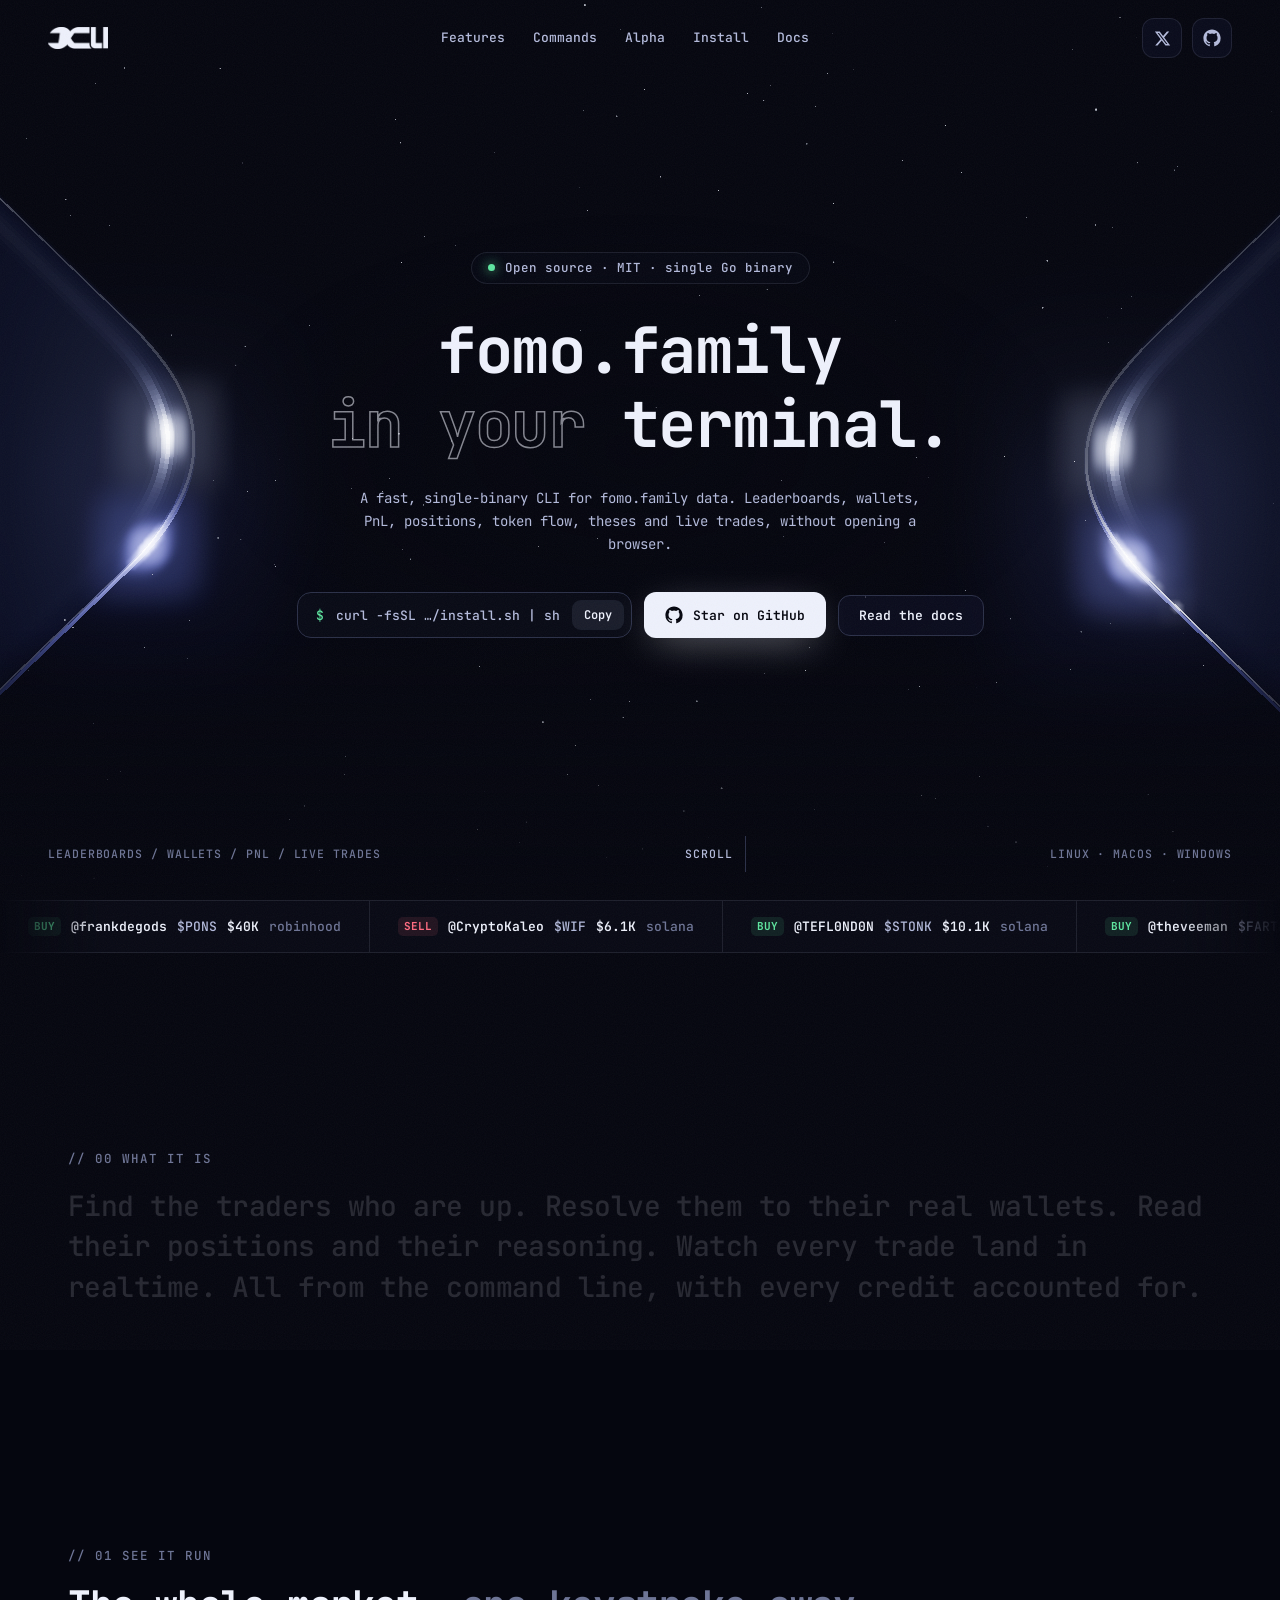
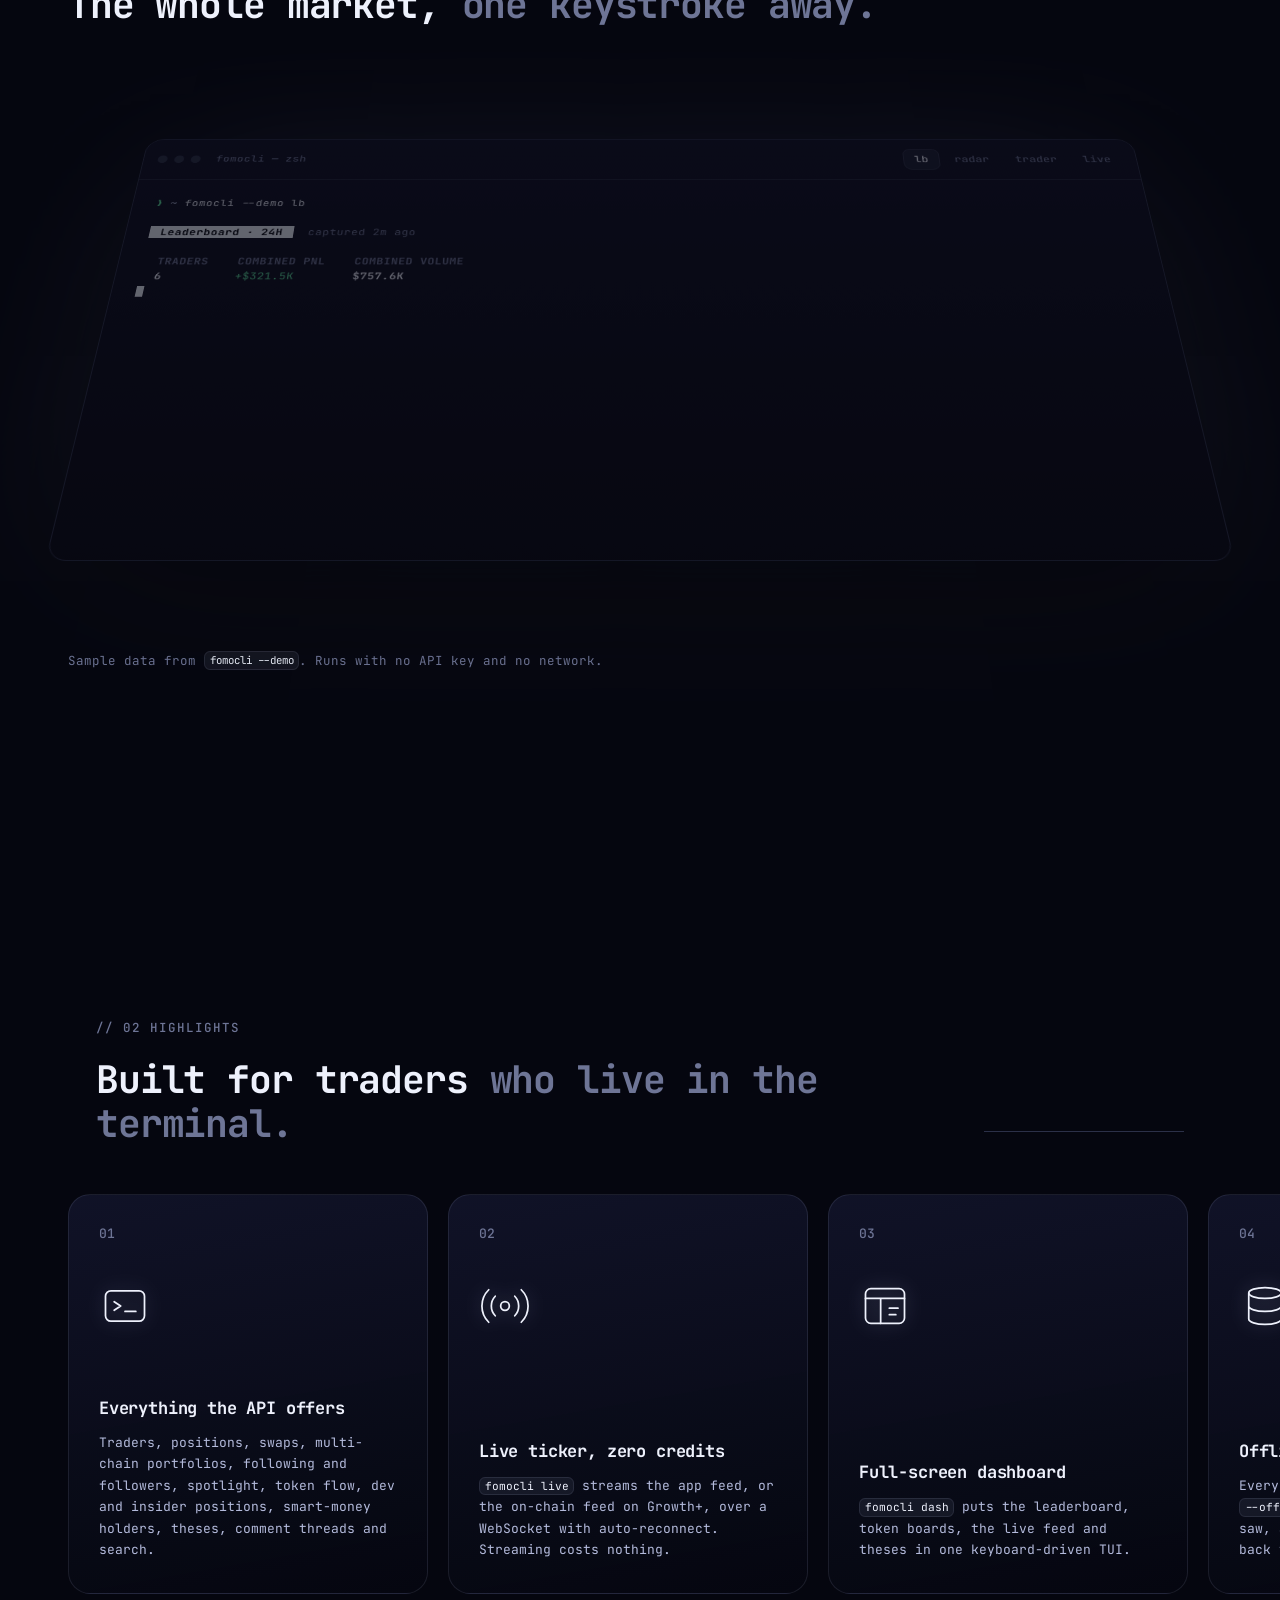
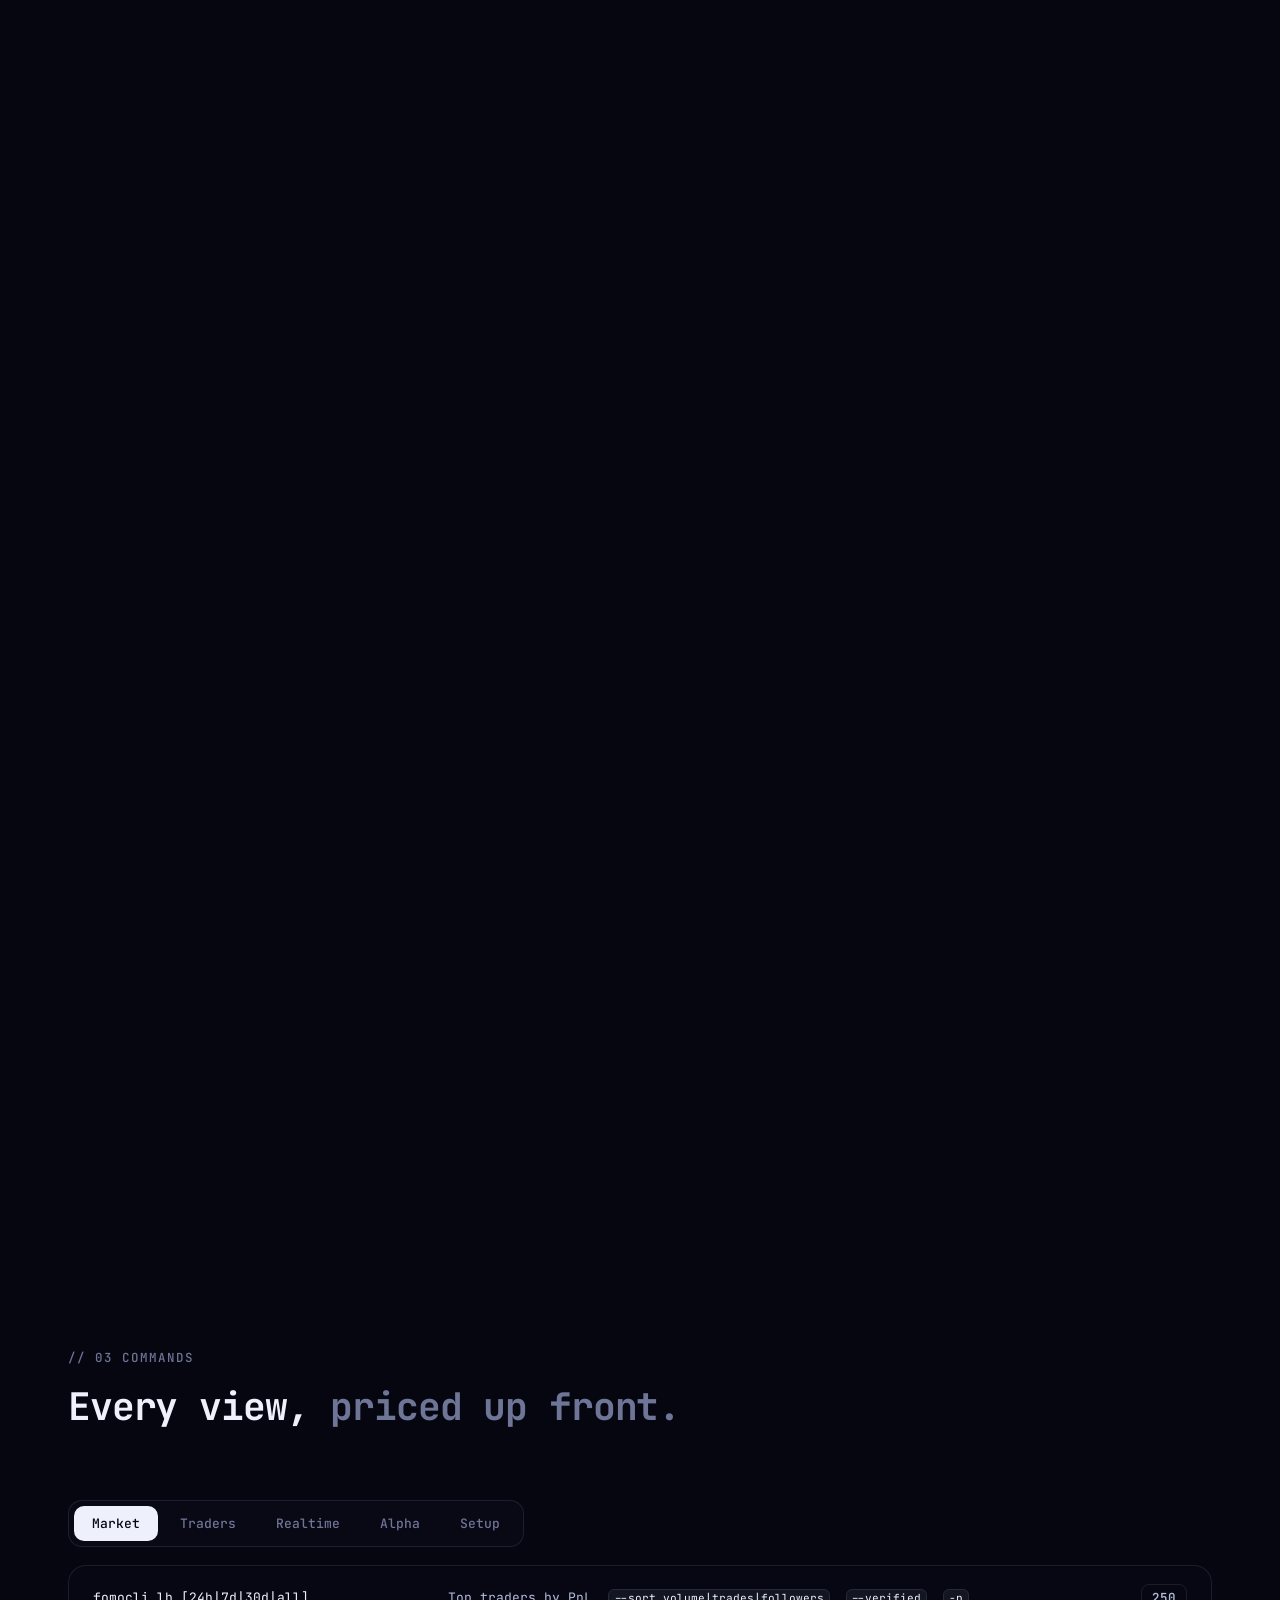
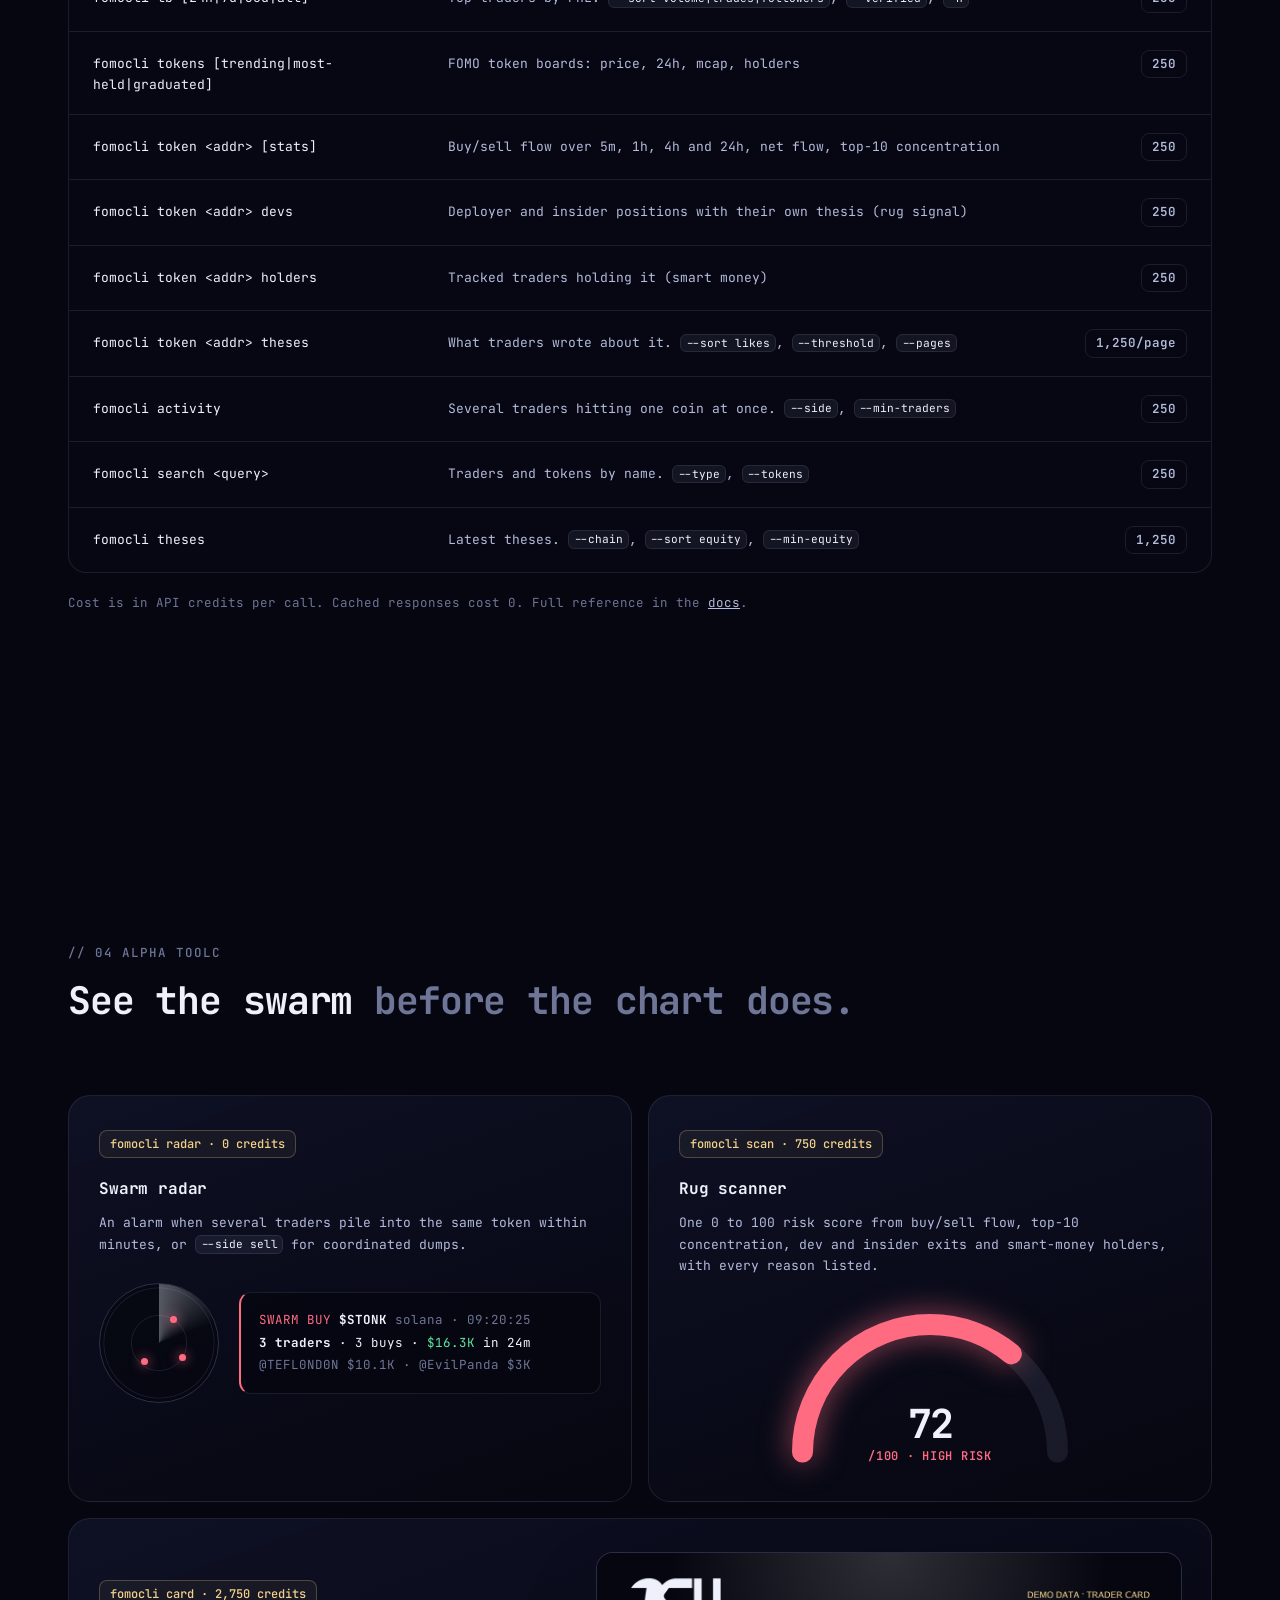
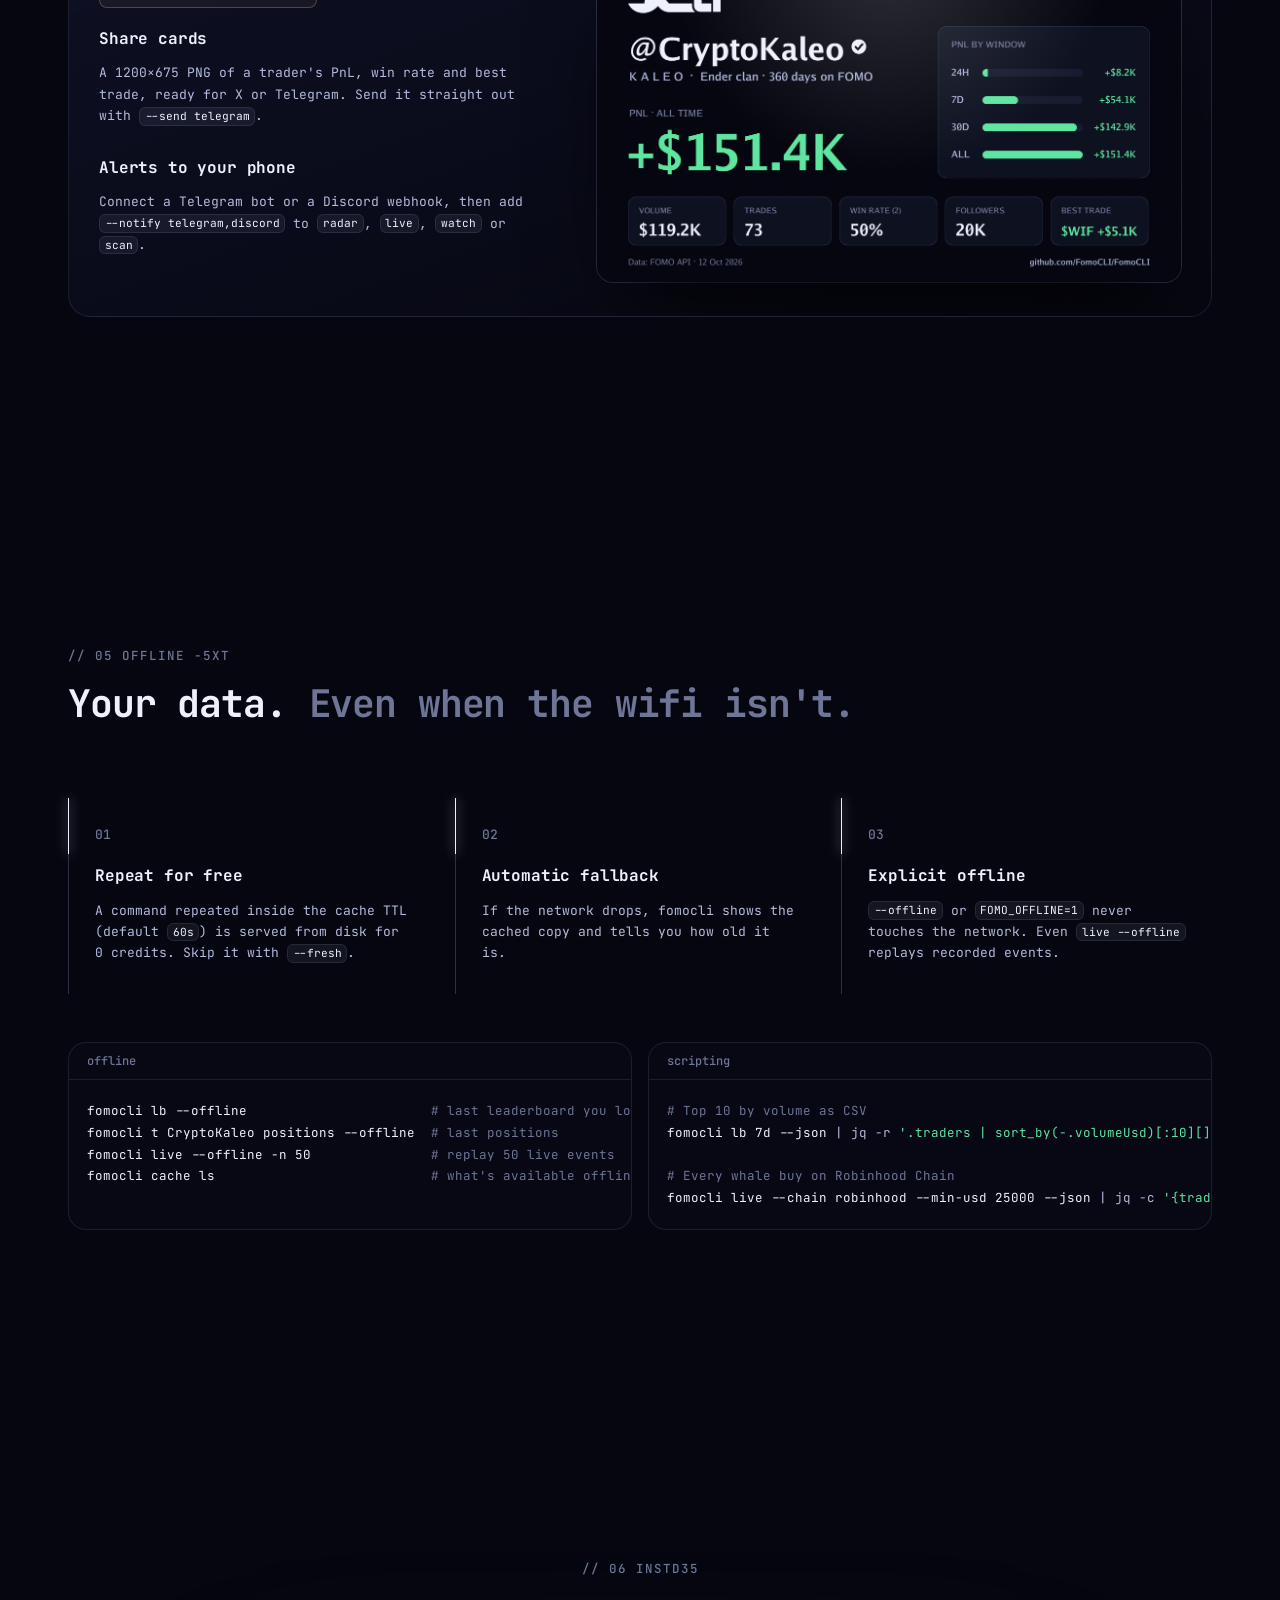
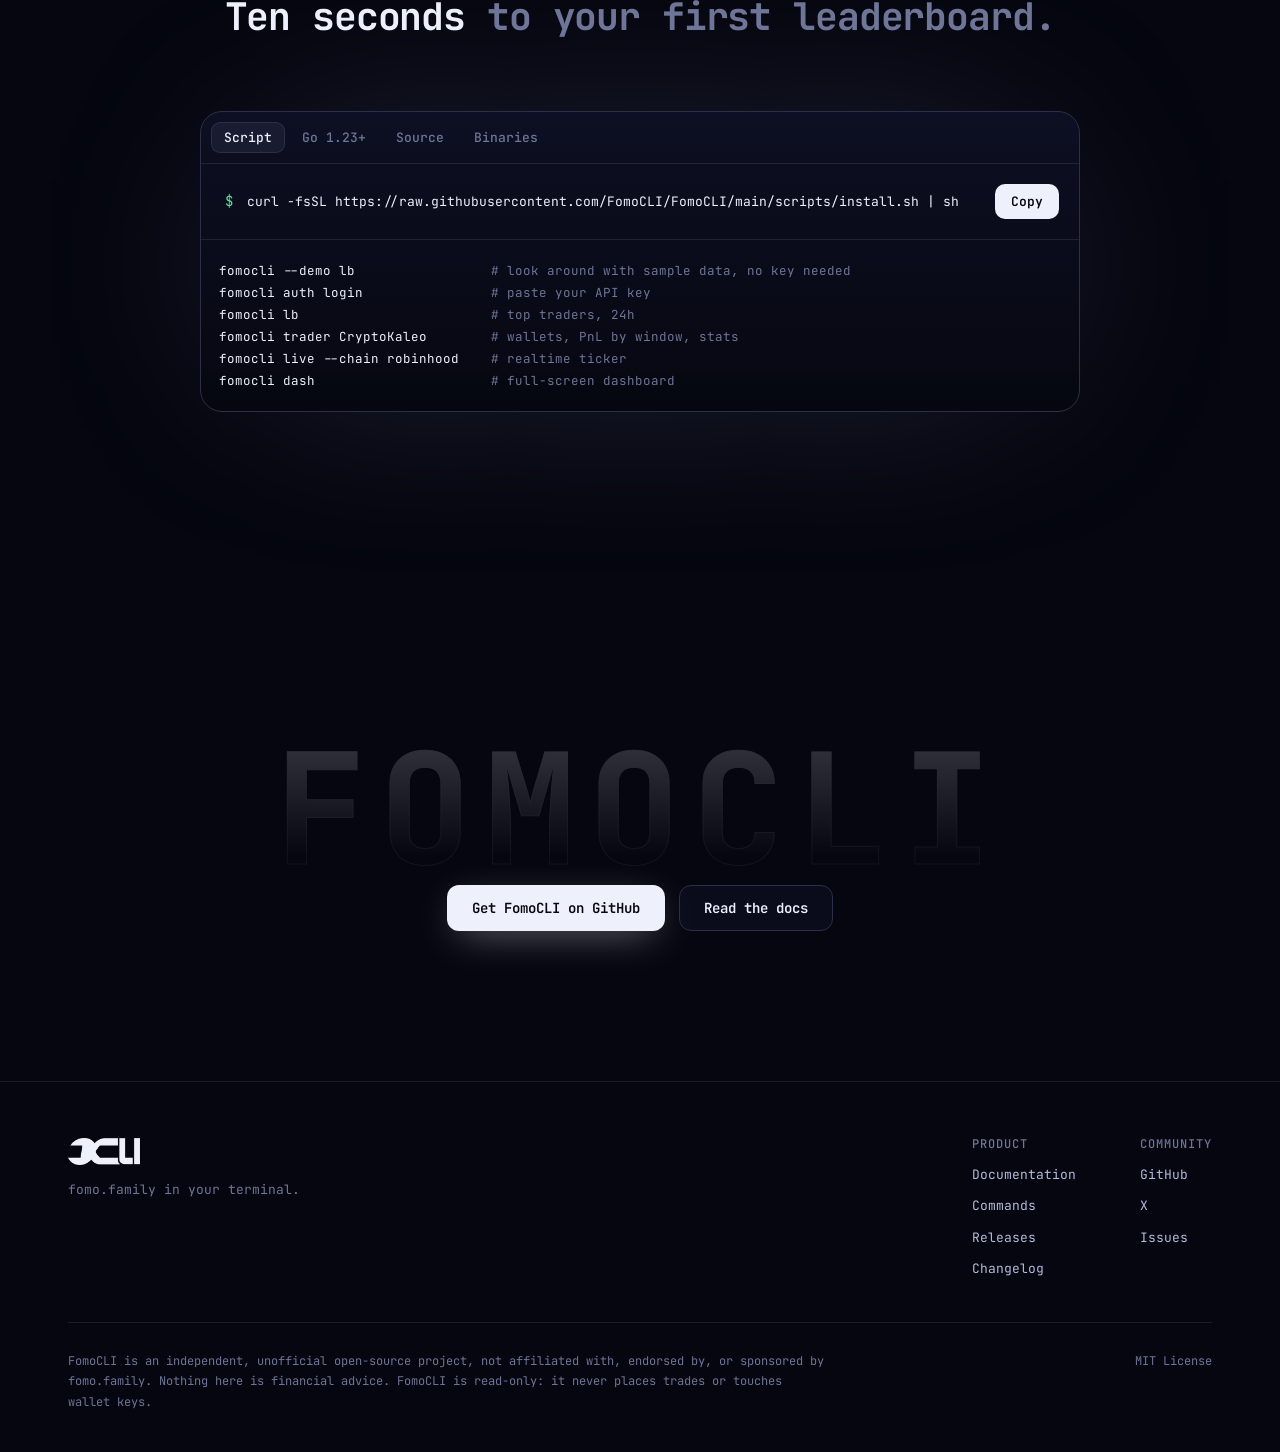
<file: index.html>
<!doctype html>
<html lang="en">
<head>
  <meta charset="utf-8">
  <meta name="viewport" content="width=device-width, initial-scale=1, viewport-fit=cover">
  <title>FomoCLI — fomo.family in your terminal</title>
  <meta name="description" content="FomoCLI is a fast, single-binary CLI for fomo.family data. Leaderboards, wallets, PnL, positions, token flow, theses, live trades and an offline cache, without opening a browser.">
  <meta name="theme-color" content="#05060f">
  <link rel="icon" type="image/png" href="assets/favicon.png">
  <link rel="apple-touch-icon" href="assets/apple-touch-icon.png">

  <meta property="og:type" content="website">
  <meta property="og:title" content="FomoCLI — fomo.family in your terminal">
  <meta property="og:description" content="Leaderboards, wallets, PnL, positions, token flow, theses, live trades and an offline cache. In your terminal.">
  <meta property="og:image" content="assets/og.png">
  <meta name="twitter:card" content="summary_large_image">
  <meta name="twitter:site" content="@fomocli">
  <meta name="twitter:image" content="assets/og.png">

  <link rel="preconnect" href="https://fonts.googleapis.com">
  <link rel="preconnect" href="https://fonts.gstatic.com" crossorigin>
  <link href="https://fonts.googleapis.com/css2?family=JetBrains+Mono:wght@400;500;600;700;800&display=swap" rel="stylesheet">
  <link rel="stylesheet" href="css/base.css">
  <link rel="stylesheet" href="css/home.css">
  <script>document.documentElement.classList.add("js");</script>
  <script type="importmap">{ "imports": { "three": "./vendor/three/three.module.min.js" } }</script>
</head>
<body class="is-locked">

  <!-- Boot sequence -->
  <div class="loader" id="loader" aria-hidden="true">
    <div class="loader__curtain loader__curtain--top"></div>
    <div class="loader__curtain loader__curtain--bottom"></div>
    <div class="loader__inner">
      <pre class="loader__log" id="bootLog"></pre>
      <div class="loader__foot">
        <span class="loader__label">fomocli</span>
        <span class="loader__count" id="bootCount">000</span>
      </div>
      <div class="loader__bar"><i id="bootBar"></i></div>
    </div>
  </div>

  <div class="grain" aria-hidden="true"></div>

  <header class="nav" id="nav">
    <a class="nav__brand" href="#top" aria-label="FomoCLI home">
      <img src="assets/logo.png" alt="FomoCLI" width="60" height="23">
    </a>
    <nav class="nav__links" aria-label="Primary">
      <a href="#features">Features</a>
      <a href="#commands">Commands</a>
      <a href="#alpha">Alpha</a>
      <a href="#install">Install</a>
      <a href="docs.html">Docs</a>
    </nav>
    <div class="nav__right">
      <a class="icon-btn" href="https://x.com/fomocli" target="_blank" rel="noopener" aria-label="FomoCLI on X">
        <svg viewBox="0 0 24 24" width="17" height="17" aria-hidden="true"><path fill="currentColor" d="M18.244 2.25h3.308l-7.227 8.26 8.502 11.24H16.17l-5.214-6.817L4.99 21.75H1.68l7.73-8.835L1.254 2.25H8.08l4.713 6.231zm-1.161 17.52h1.833L7.084 4.126H5.117z"/></svg>
      </a>
      <a class="icon-btn" href="https://github.com/FomoCLI/FomoCLI" target="_blank" rel="noopener" aria-label="FomoCLI on GitHub">
        <svg viewBox="0 0 24 24" width="18" height="18" aria-hidden="true"><path fill="currentColor" d="M12 .5C5.65.5.5 5.65.5 12a11.5 11.5 0 0 0 7.86 10.92c.58.1.79-.25.79-.56v-2c-3.2.7-3.87-1.37-3.87-1.37-.53-1.33-1.28-1.69-1.28-1.69-1.05-.72.08-.7.08-.7 1.16.08 1.77 1.19 1.77 1.19 1.03 1.77 2.7 1.26 3.36.96.1-.75.4-1.26.73-1.55-2.55-.29-5.24-1.28-5.24-5.69 0-1.26.45-2.29 1.19-3.1-.12-.29-.52-1.46.11-3.05 0 0 .97-.31 3.17 1.18a11 11 0 0 1 5.77 0c2.2-1.49 3.17-1.18 3.17-1.18.63 1.59.23 2.76.11 3.05.74.81 1.19 1.84 1.19 3.1 0 4.42-2.7 5.39-5.26 5.68.41.36.78 1.06.78 2.14v3.17c0 .31.21.67.8.56A11.5 11.5 0 0 0 23.5 12C23.5 5.65 18.35.5 12 .5Z"/></svg>
      </a>
      <button class="nav__burger" id="burger" aria-label="Open menu" aria-expanded="false"><span></span><span></span></button>
    </div>
  </header>

  <main id="top">
    <!-- ═════════ HERO ═════════ -->
    <section class="hero" id="hero">
      <div class="hero__stage" aria-hidden="true">
        <canvas id="webgl"></canvas>
        <div class="blade blade--left"><i></i></div>
        <div class="blade blade--right"><i></i></div>
        <div class="hero__vignette"></div>
      </div>

      <div class="hero__inner">
        <p class="hero__eyebrow" data-hero><span class="dot"></span>Open source &middot; MIT &middot; single Go binary</p>
        <h1 class="hero__title">
          <span class="line"><span data-hero-line>fomo.family</span></span>
          <span class="line"><span data-hero-line><em>in your</em> terminal.</span></span>
        </h1>
        <p class="hero__sub" data-hero>A fast, single-binary CLI for fomo.family data. Leaderboards, wallets, PnL, positions, token flow, theses and live trades, without opening a browser.</p>
        <div class="hero__cta" data-hero>
          <button class="install-pill" data-copy="curl -fsSL https://raw.githubusercontent.com/FomoCLI/FomoCLI/main/scripts/install.sh | sh" aria-label="Copy install command">
            <span class="prompt">$</span>
            <code>curl -fsSL …/install.sh | sh</code>
            <span class="install-pill__copy">Copy</span>
          </button>
          <a class="btn btn--primary magnetic" href="https://github.com/FomoCLI/FomoCLI" target="_blank" rel="noopener">
            <svg viewBox="0 0 24 24" width="18" height="18" aria-hidden="true"><path fill="currentColor" d="M12 .5C5.65.5.5 5.65.5 12a11.5 11.5 0 0 0 7.86 10.92c.58.1.79-.25.79-.56v-2c-3.2.7-3.87-1.37-3.87-1.37-.53-1.33-1.28-1.69-1.28-1.69-1.05-.72.08-.7.08-.7 1.16.08 1.77 1.19 1.77 1.19 1.03 1.77 2.7 1.26 3.36.96.1-.75.4-1.26.73-1.55-2.55-.29-5.24-1.28-5.24-5.69 0-1.26.45-2.29 1.19-3.1-.12-.29-.52-1.46.11-3.05 0 0 .97-.31 3.17 1.18a11 11 0 0 1 5.77 0c2.2-1.49 3.17-1.18 3.17-1.18.63 1.59.23 2.76.11 3.05.74.81 1.19 1.84 1.19 3.1 0 4.42-2.7 5.39-5.26 5.68.41.36.78 1.06.78 2.14v3.17c0 .31.21.67.8.56A11.5 11.5 0 0 0 23.5 12C23.5 5.65 18.35.5 12 .5Z"/></svg>
            Star on GitHub
          </a>
          <a class="btn btn--ghost magnetic" href="docs.html">Read the docs</a>
        </div>
      </div>

      <div class="hero__meta" data-hero>
        <span>Leaderboards / Wallets / PnL / Live trades</span>
        <a href="#about" class="hero__scroll">Scroll <i></i></a>
        <span>Linux &middot; macOS &middot; Windows</span>
      </div>
    </section>

    <!-- ═════════ TICKER ═════════ -->
    <div class="ticker" aria-label="Sample live feed">
      <div class="ticker__track" id="ticker"></div>
    </div>

    <!-- ═════════ MANIFESTO ═════════ -->
    <section class="manifesto" id="about">
      <p class="kicker" data-scramble>// 00 what it is</p>
      <p class="manifesto__text" id="manifesto">Find the traders who are up. Resolve them to their real wallets. Read their positions and their reasoning. Watch every trade land in realtime. All from the command line, with every credit accounted for.</p>
    </section>

    <!-- ═════════ TERMINAL ═════════ -->
    <section class="section demo" id="demo">
      <div class="section__head">
        <p class="kicker" data-scramble>// 01 see it run</p>
        <h2 class="split">The whole market, <span class="dim">one keystroke away.</span></h2>
      </div>

      <div class="terminal-wrap">
        <div class="terminal" id="terminal">
          <div class="terminal__bar">
            <span class="tl"></span><span class="tl"></span><span class="tl"></span>
            <span class="terminal__title">fomocli — zsh</span>
            <div class="terminal__tabs" role="tablist" aria-label="Demo commands">
              <button role="tab" class="is-active" data-scene="lb">lb</button>
              <button role="tab" data-scene="radar">radar</button>
              <button role="tab" data-scene="trader">trader</button>
              <button role="tab" data-scene="live">live</button>
            </div>
          </div>
          <pre class="terminal__body" id="termBody" aria-live="polite"></pre>
        </div>
      </div>
      <p class="caption">Sample data from <code class="ic">fomocli --demo</code>. Runs with no API key and no network.</p>
    </section>

    <!-- ═════════ FEATURES (horizontal) ═════════ -->
    <section class="features" id="features">
      <div class="features__pin">
        <div class="features__head">
          <p class="kicker" data-scramble>// 02 highlights</p>
          <h2 class="split">Built for traders <span class="dim">who live in the terminal.</span></h2>
          <div class="features__progress"><i id="featProgress"></i></div>
        </div>
        <div class="features__track" id="featTrack">
          <article class="fcard">
            <span class="fcard__n">01</span>
            <svg class="fcard__icon" viewBox="0 0 48 48" aria-hidden="true"><rect x="6" y="10" width="36" height="28" rx="5"/><path d="M14 20l6 4-6 4M24 29h10"/></svg>
            <h3>Everything the API offers</h3>
            <p>Traders, positions, swaps, multi-chain portfolios, following and followers, spotlight, token flow, dev and insider positions, smart-money holders, theses, comment threads and search.</p>
          </article>
          <article class="fcard">
            <span class="fcard__n">02</span>
            <svg class="fcard__icon" viewBox="0 0 48 48" aria-hidden="true"><circle cx="24" cy="24" r="4"/><path d="M15 15a13 13 0 0 0 0 18M33 15a13 13 0 0 1 0 18M9 9a21 21 0 0 0 0 30M39 9a21 21 0 0 1 0 30"/></svg>
            <h3>Live ticker, zero credits</h3>
            <p><code class="ic">fomocli live</code> streams the app feed, or the on-chain feed on Growth+, over a WebSocket with auto-reconnect. Streaming costs nothing.</p>
          </article>
          <article class="fcard">
            <span class="fcard__n">03</span>
            <svg class="fcard__icon" viewBox="0 0 48 48" aria-hidden="true"><rect x="6" y="8" width="36" height="32" rx="5"/><path d="M6 17h36M20 17v23M28 26h8M28 32h6"/></svg>
            <h3>Full-screen dashboard</h3>
            <p><code class="ic">fomocli dash</code> puts the leaderboard, token boards, the live feed and theses in one keyboard-driven TUI.</p>
          </article>
          <article class="fcard">
            <span class="fcard__n">04</span>
            <svg class="fcard__icon" viewBox="0 0 48 48" aria-hidden="true"><ellipse cx="24" cy="12" rx="15" ry="5"/><path d="M9 12v12c0 2.8 6.7 5 15 5s15-2.2 15-5V12M9 24v12c0 2.8 6.7 5 15 5s15-2.2 15-5V24"/></svg>
            <h3>Offline-first</h3>
            <p>Every response is cached on disk. <code class="ic">--offline</code> replays the last data you saw, and a dropped connection falls back to the cache on its own.</p>
          </article>
          <article class="fcard">
            <span class="fcard__n">05</span>
            <svg class="fcard__icon" viewBox="0 0 48 48" aria-hidden="true"><path d="M26 5L11 27h12l-3 16 17-23H25z"/></svg>
            <h3>Credit-aware</h3>
            <p>Every command shows what it cost and what is left. Expensive calls are labeled right in <code class="ic">--help</code>, and cache hits are free.</p>
          </article>
          <article class="fcard">
            <span class="fcard__n">06</span>
            <svg class="fcard__icon" viewBox="0 0 48 48" aria-hidden="true"><path d="M17 9c-5 0-5 3-5 7s-1 7-5 8c4 1 5 4 5 8s0 7 5 7M31 9c5 0 5 3 5 7s1 7 5 8c-4 1-5 4-5 8s0 7-5 7"/></svg>
            <h3>Scriptable</h3>
            <p><code class="ic">--json</code> on every command with clean stdout, meaningful exit codes, shell completion and <code class="ic">FOMO_API_KEY</code>.</p>
          </article>
        </div>
      </div>
    </section>

    <!-- ═════════ COMMANDS ═════════ -->
    <section class="section" id="commands">
      <div class="section__head">
        <p class="kicker" data-scramble>// 03 commands</p>
        <h2 class="split">Every view, <span class="dim">priced up front.</span></h2>
      </div>

      <div class="cmd fade-up">
        <div class="cmd__tabs" role="tablist" aria-label="Command groups">
          <button role="tab" class="is-active" aria-selected="true" data-group="market">Market</button>
          <button role="tab" aria-selected="false" data-group="traders">Traders</button>
          <button role="tab" aria-selected="false" data-group="realtime">Realtime</button>
          <button role="tab" aria-selected="false" data-group="alpha">Alpha</button>
          <button role="tab" aria-selected="false" data-group="setup">Setup</button>
          <span class="cmd__ink" aria-hidden="true"></span>
        </div>
        <div class="cmd__panel" id="cmdPanel" role="tabpanel"></div>
        <p class="caption">Cost is in API credits per call. Cached responses cost 0. Full reference in the <a href="docs.html#commands">docs</a>.</p>
      </div>
    </section>

    <!-- ═════════ ALPHA ═════════ -->
    <section class="section alpha" id="alpha">
      <div class="section__head">
        <p class="kicker" data-scramble>// 04 alpha tools</p>
        <h2 class="split">See the swarm <span class="dim">before the chart does.</span></h2>
      </div>

      <div class="alpha__grid">
        <article class="panel fade-up">
          <span class="tag">fomocli radar &middot; 0 credits</span>
          <h3>Swarm radar</h3>
          <p>An alarm when several traders pile into the same token within minutes, or <code class="ic">--side sell</code> for coordinated dumps.</p>
          <div class="swarm" id="swarm">
            <div class="swarm__radar" aria-hidden="true"><i></i><b style="--x:62%;--y:30%"></b><b style="--x:38%;--y:66%"></b><b style="--x:70%;--y:62%"></b></div>
            <div class="swarm__alert">
              <p><span class="red">SWARM BUY</span> <b>$STONK</b> <span class="muted">solana &middot; 09:20:25</span></p>
              <p><b>3 traders</b> &middot; 3 buys &middot; <span class="green">$16.3K</span> in 24m</p>
              <p class="muted">@TEFL0ND0N $10.1K &middot; @EvilPanda $3K</p>
            </div>
          </div>
        </article>

        <article class="panel fade-up">
          <span class="tag">fomocli scan &middot; 750 credits</span>
          <h3>Rug scanner</h3>
          <p>One 0 to 100 risk score from buy/sell flow, top-10 concentration, dev and insider exits and smart-money holders, with every reason listed.</p>
          <div class="gauge" data-score="72" aria-label="Example risk score: 72 of 100">
            <svg viewBox="0 0 200 110" aria-hidden="true">
              <path class="gauge__track" d="M15 100 A85 85 0 0 1 185 100"/>
              <path class="gauge__fill" d="M15 100 A85 85 0 0 1 185 100"/>
            </svg>
            <div class="gauge__val"><b>0</b><span>/100 &middot; high risk</span></div>
          </div>
        </article>

        <article class="panel panel--wide fade-up">
          <div class="panel__text">
            <span class="tag">fomocli card &middot; 2,750 credits</span>
            <h3>Share cards</h3>
            <p>A 1200&times;675 PNG of a trader's PnL, win rate and best trade, ready for X or Telegram. Send it straight out with <code class="ic">--send telegram</code>.</p>
            <h3 class="mt">Alerts to your phone</h3>
            <p>Connect a Telegram bot or a Discord webhook, then add <code class="ic">--notify telegram,discord</code> to <code class="ic">radar</code>, <code class="ic">live</code>, <code class="ic">watch</code> or <code class="ic">scan</code>.</p>
          </div>
          <div class="tilt" id="tilt" data-hover>
            <img src="assets/card-example.png" alt="Example FomoCLI trader card for @CryptoKaleo showing +$151.4K all-time PnL" width="1200" height="675" loading="lazy">
            <span class="tilt__glare" aria-hidden="true"></span>
          </div>
        </article>
      </div>
    </section>

    <!-- ═════════ OFFLINE ═════════ -->
    <section class="section" id="offline">
      <div class="section__head">
        <p class="kicker" data-scramble>// 05 offline mode</p>
        <h2 class="split">Your data. <span class="dim">Even when the wifi isn't.</span></h2>
      </div>
      <ol class="steps">
        <li class="step fade-up">
          <span class="step__n">01</span>
          <h3>Repeat for free</h3>
          <p>A command repeated inside the cache TTL (default <code class="ic">60s</code>) is served from disk for 0 credits. Skip it with <code class="ic">--fresh</code>.</p>
        </li>
        <li class="step fade-up">
          <span class="step__n">02</span>
          <h3>Automatic fallback</h3>
          <p>If the network drops, fomocli shows the cached copy and tells you how old it is.</p>
        </li>
        <li class="step fade-up">
          <span class="step__n">03</span>
          <h3>Explicit offline</h3>
          <p><code class="ic">--offline</code> or <code class="ic">FOMO_OFFLINE=1</code> never touches the network. Even <code class="ic">live --offline</code> replays recorded events.</p>
        </li>
      </ol>
      <div class="code-split">
        <div class="code fade-up">
          <div class="code__head"><span>offline</span></div>
<pre><span class="c">fomocli lb --offline</span>                       <span class="muted"># last leaderboard you loaded</span>
<span class="c">fomocli t CryptoKaleo positions --offline</span>  <span class="muted"># last positions</span>
<span class="c">fomocli live --offline -n 50</span>               <span class="muted"># replay 50 live events</span>
<span class="c">fomocli cache ls</span>                           <span class="muted"># what's available offline</span></pre>
        </div>
        <div class="code fade-up">
          <div class="code__head"><span>scripting</span></div>
<pre><span class="muted"># Top 10 by volume as CSV</span>
<span class="c">fomocli lb 7d --json</span> | jq -r <span class="str">'.traders | sort_by(-.volumeUsd)[:10][] | [.handle, .volumeUsd] | @csv'</span>

<span class="muted"># Every whale buy on Robinhood Chain</span>
<span class="c">fomocli live --chain robinhood --min-usd 25000 --json</span> | jq -c <span class="str">'{trader, token, usdValue}'</span></pre>
        </div>
      </div>
    </section>

    <!-- ═════════ INSTALL ═════════ -->
    <section class="section install" id="install">
      <div class="section__head section__head--center">
        <p class="kicker" data-scramble>// 06 install</p>
        <h2 class="split">Ten seconds <span class="dim">to your first leaderboard.</span></h2>
      </div>

      <div class="install__box fade-up">
        <div class="install__tabs" role="tablist" aria-label="Install method">
          <button role="tab" class="is-active" data-install="script">Script</button>
          <button role="tab" data-install="go">Go 1.23+</button>
          <button role="tab" data-install="source">Source</button>
          <button role="tab" data-install="bin">Binaries</button>
        </div>
        <div class="install__cmd">
          <span class="prompt">$</span>
          <code id="installCode">curl -fsSL https://raw.githubusercontent.com/FomoCLI/FomoCLI/main/scripts/install.sh | sh</code>
          <button class="copy" id="installCopy">Copy</button>
        </div>
        <div class="quick">
<pre><span class="c">fomocli --demo lb</span>                 <span class="muted"># look around with sample data, no key needed</span>
<span class="c">fomocli auth login</span>                <span class="muted"># paste your API key</span>
<span class="c">fomocli lb</span>                        <span class="muted"># top traders, 24h</span>
<span class="c">fomocli trader CryptoKaleo</span>        <span class="muted"># wallets, PnL by window, stats</span>
<span class="c">fomocli live --chain robinhood</span>    <span class="muted"># realtime ticker</span>
<span class="c">fomocli dash</span>                      <span class="muted"># full-screen dashboard</span></pre>
        </div>
      </div>
    </section>

    <!-- ═════════ OUTRO ═════════ -->
    <section class="outro" id="outro">
      <p class="outro__word" id="outroWord" aria-hidden="true">FOMOCLI</p>
      <div class="outro__cta">
        <a class="btn btn--primary btn--lg magnetic" href="https://github.com/FomoCLI/FomoCLI" target="_blank" rel="noopener">Get FomoCLI on GitHub</a>
        <a class="btn btn--ghost btn--lg magnetic" href="docs.html">Read the docs</a>
      </div>
    </section>
  </main>

  <footer class="footer">
    <div class="footer__inner">
      <div class="footer__brand">
        <img src="assets/logo.png" alt="FomoCLI" width="72" height="27" loading="lazy">
        <p>fomo.family in your terminal.</p>
      </div>
      <div class="footer__cols">
        <div class="footer__col">
          <h4>Product</h4>
          <a href="docs.html">Documentation</a>
          <a href="docs.html#commands">Commands</a>
          <a href="https://github.com/FomoCLI/FomoCLI/releases" target="_blank" rel="noopener">Releases</a>
          <a href="https://github.com/FomoCLI/FomoCLI/blob/main/CHANGELOG.md" target="_blank" rel="noopener">Changelog</a>
        </div>
        <div class="footer__col">
          <h4>Community</h4>
          <a href="https://github.com/FomoCLI/FomoCLI" target="_blank" rel="noopener">GitHub</a>
          <a href="https://x.com/fomocli" target="_blank" rel="noopener">X</a>
          <a href="https://github.com/FomoCLI/FomoCLI/issues" target="_blank" rel="noopener">Issues</a>
        </div>
      </div>
      <div class="footer__legal">
        <p>FomoCLI is an independent, unofficial open-source project, not affiliated with, endorsed by, or sponsored by fomo.family. Nothing here is financial advice. FomoCLI is read-only: it never places trades or touches wallet keys.</p>
        <span>MIT License</span>
      </div>
    </div>
  </footer>

  <div class="toast" id="toast" role="status" aria-live="polite">Copied to clipboard</div>

  <script src="vendor/gsap.min.js"></script>
  <script src="vendor/ScrollTrigger.min.js"></script>
  <script src="vendor/lenis.min.js"></script>
  <script src="js/common.js"></script>
  <script src="js/home.js"></script>
  <script type="module" src="js/scene.js"></script>
</body>
</html>
</file>
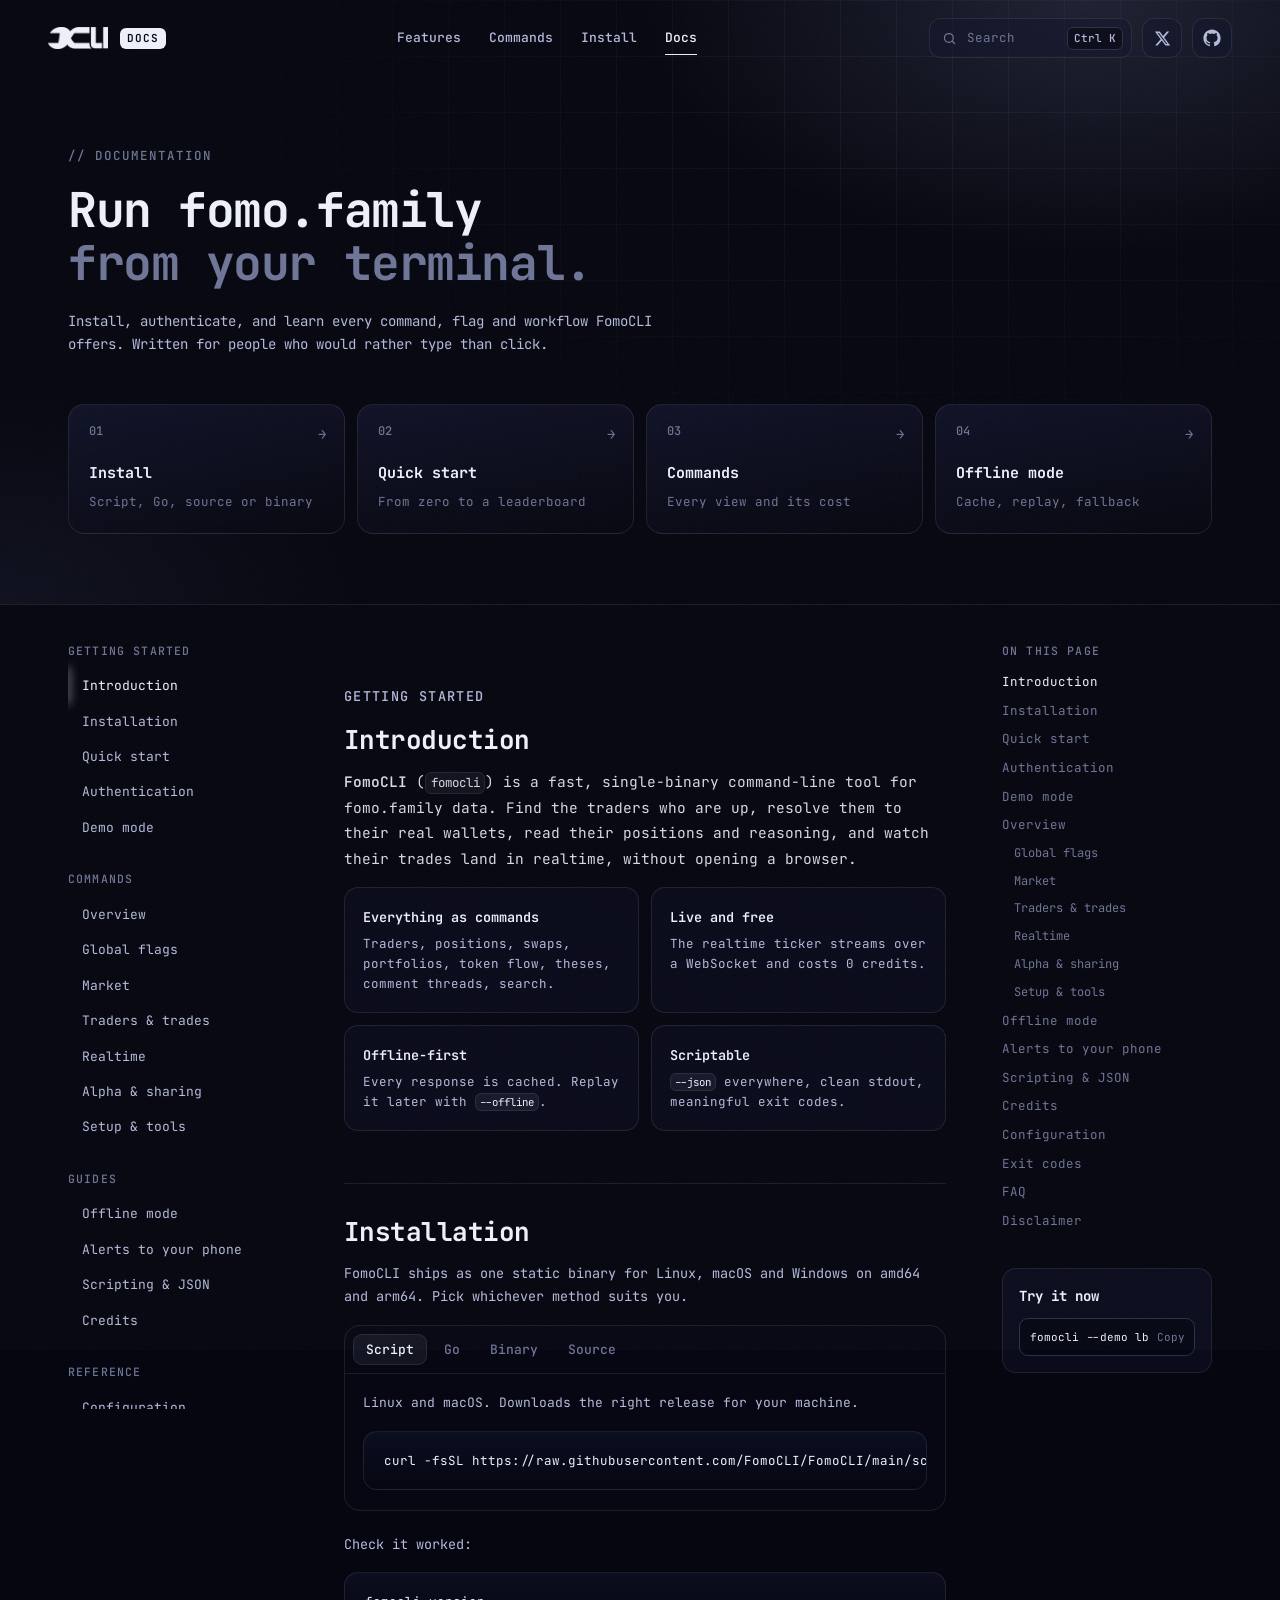
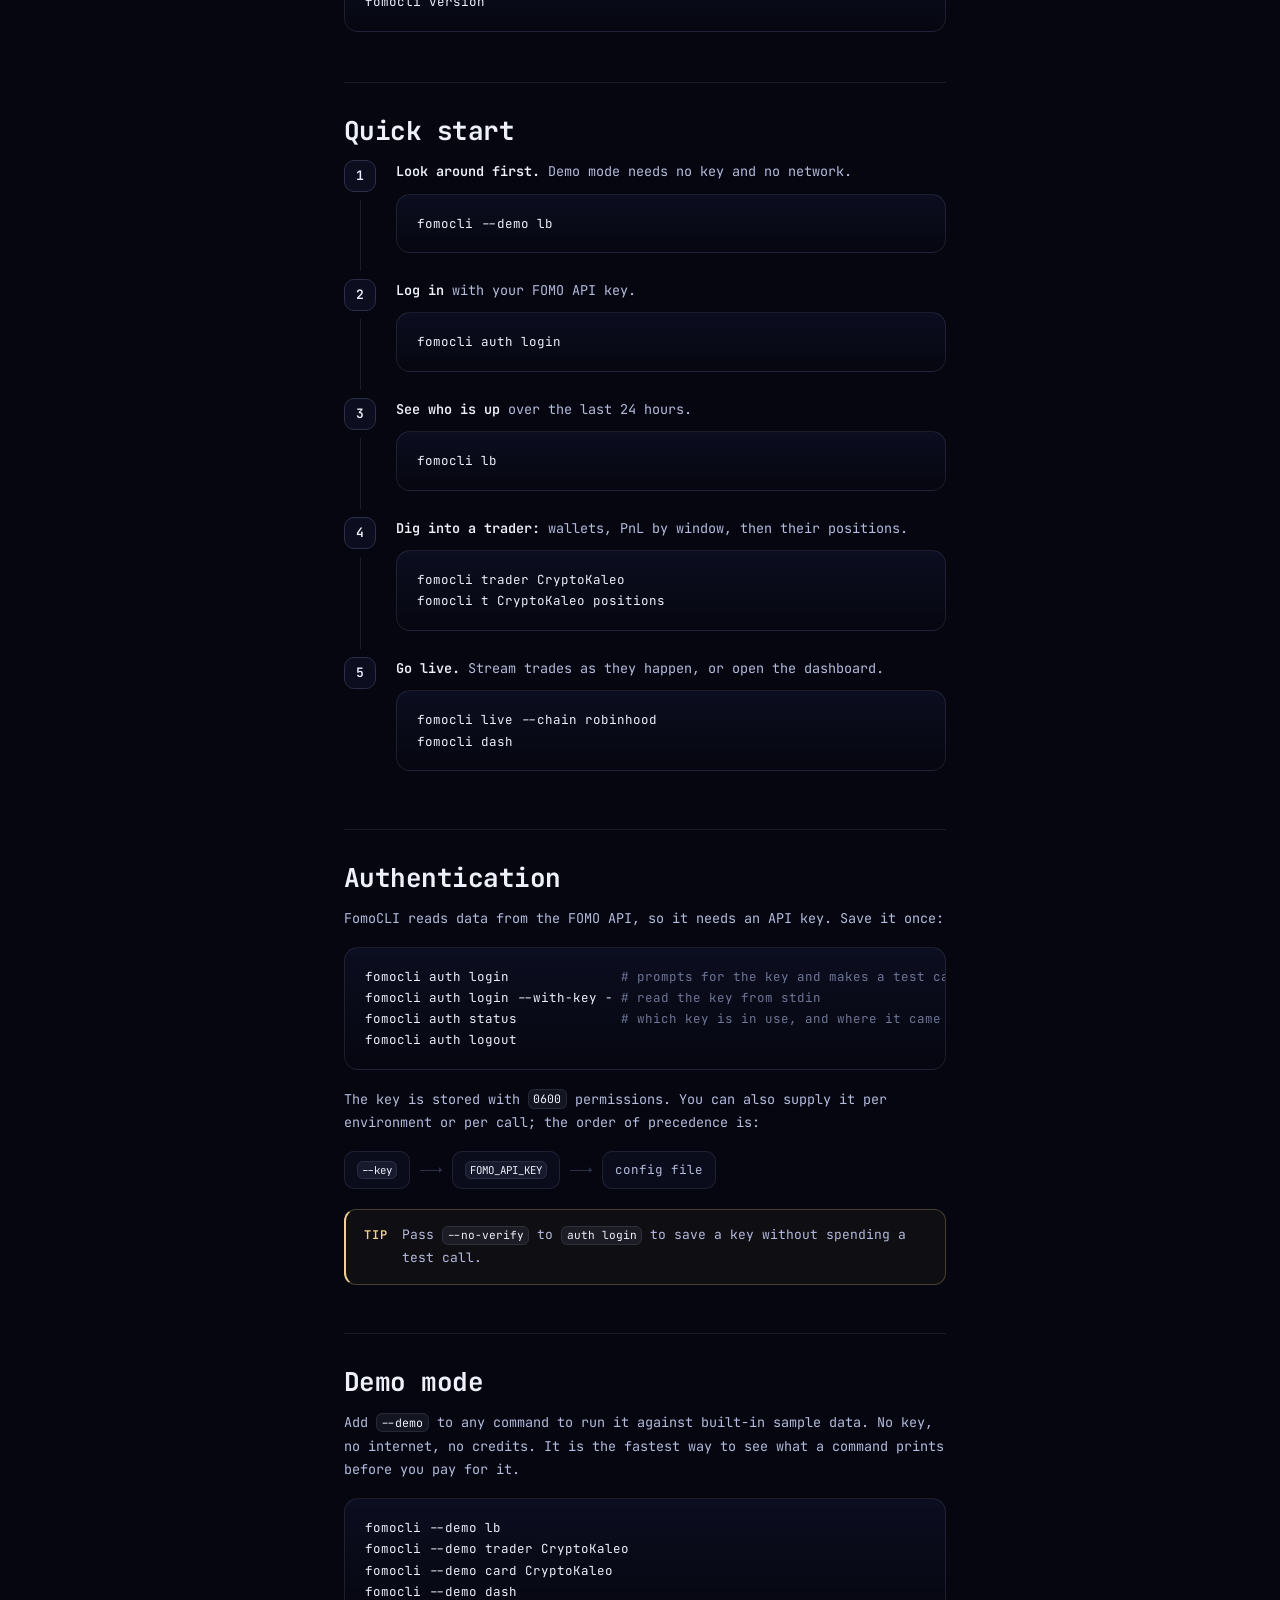
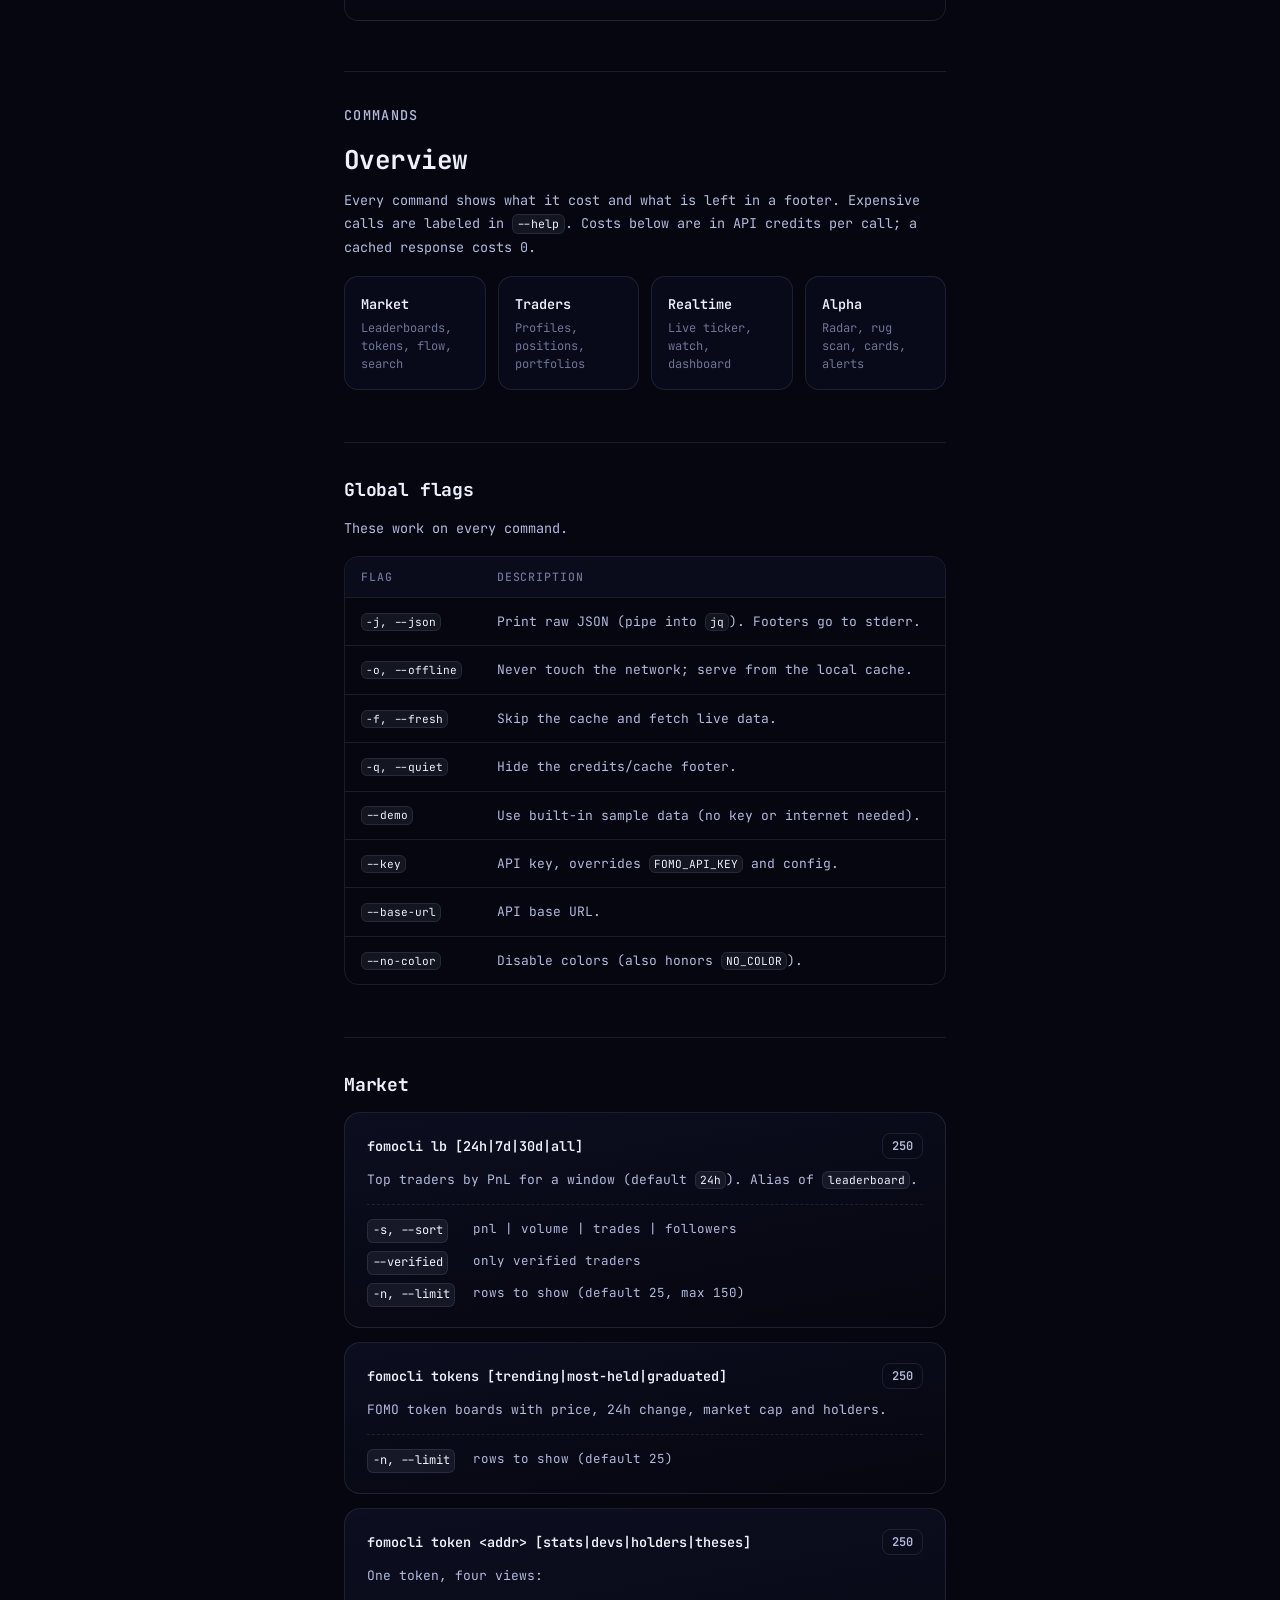
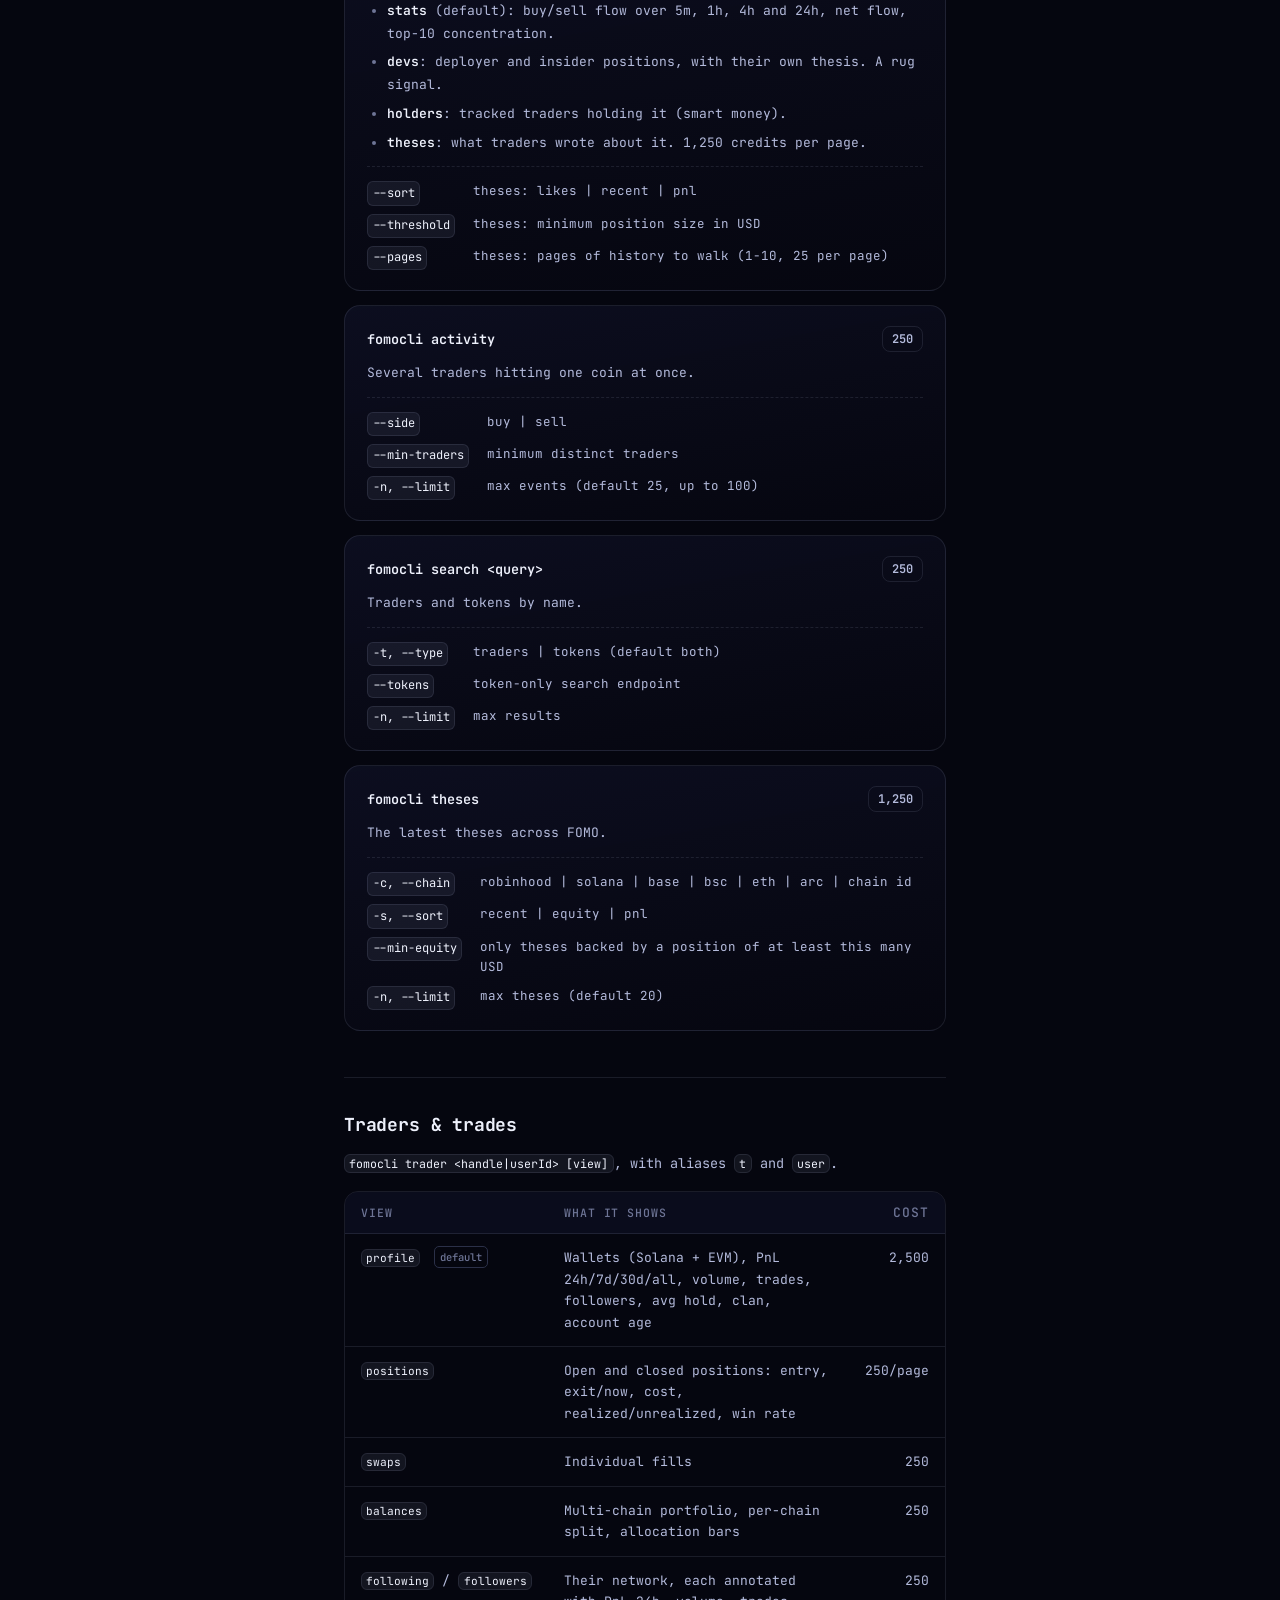
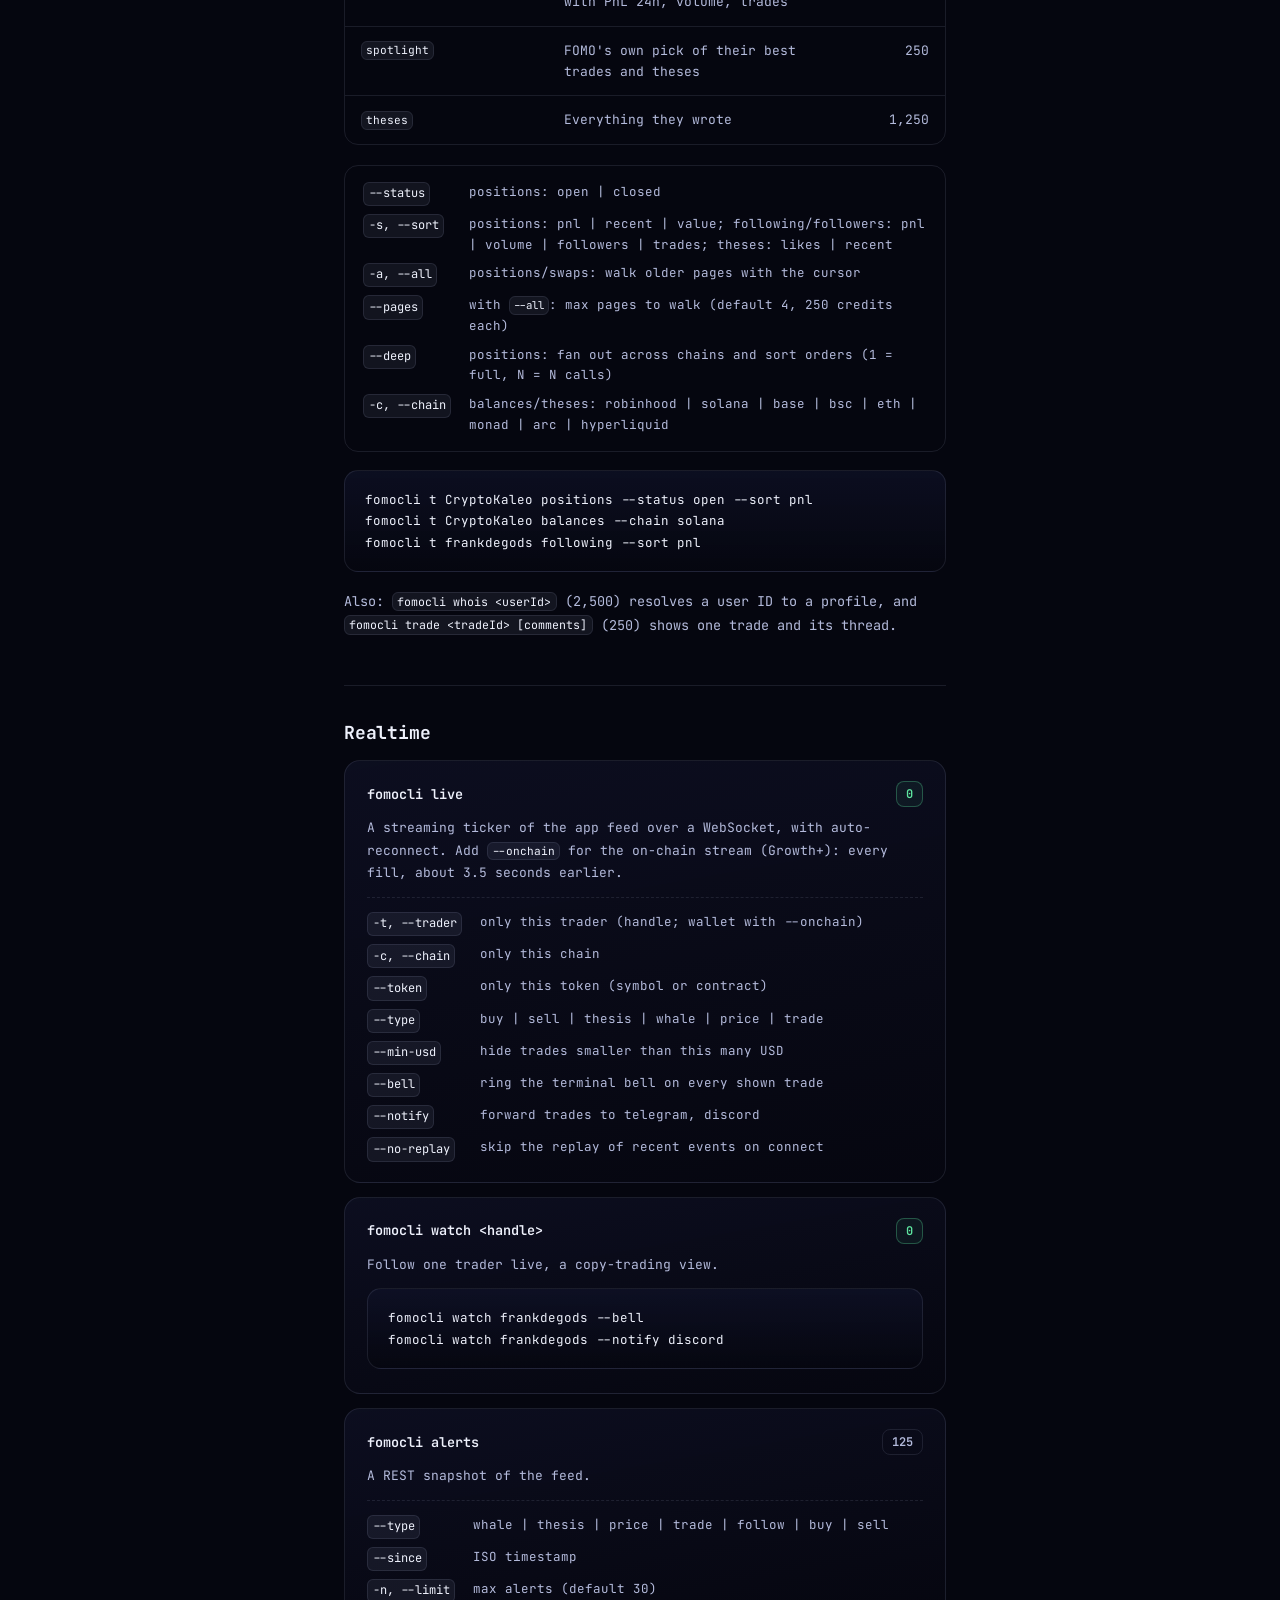
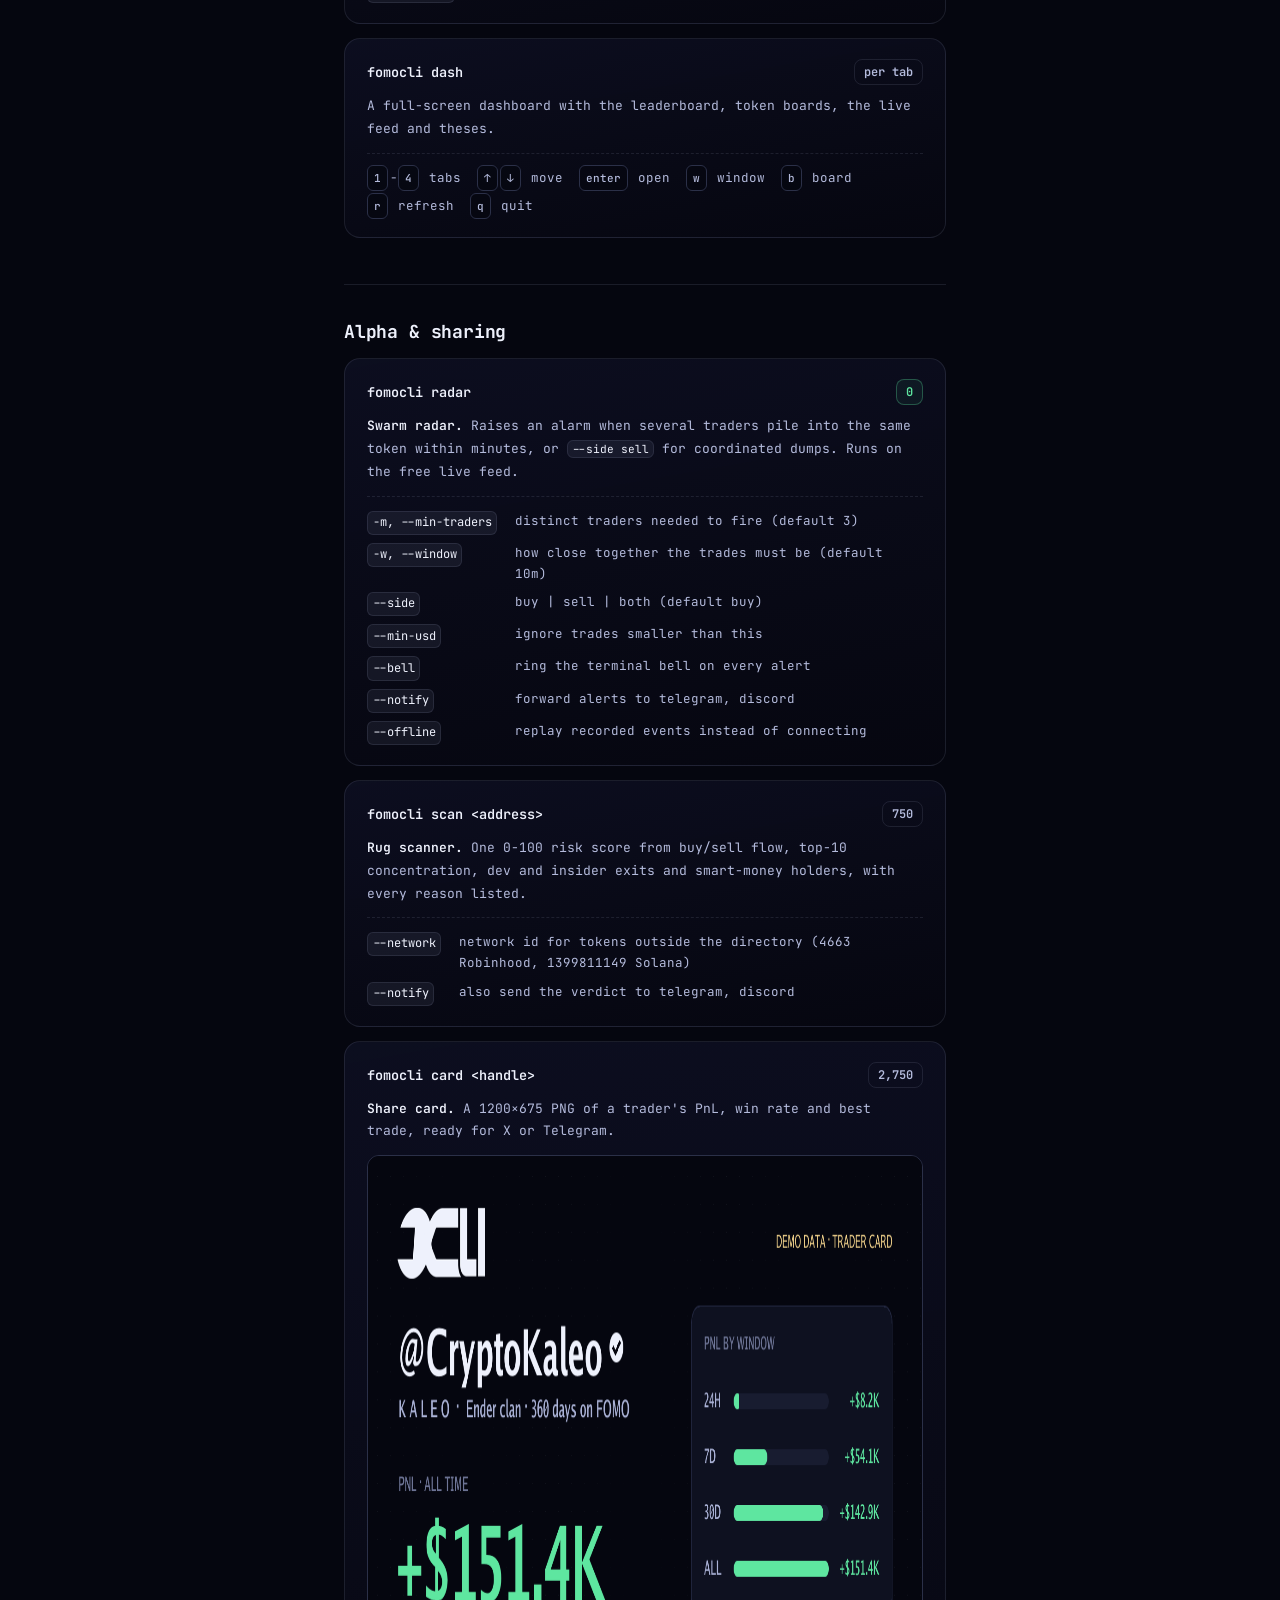
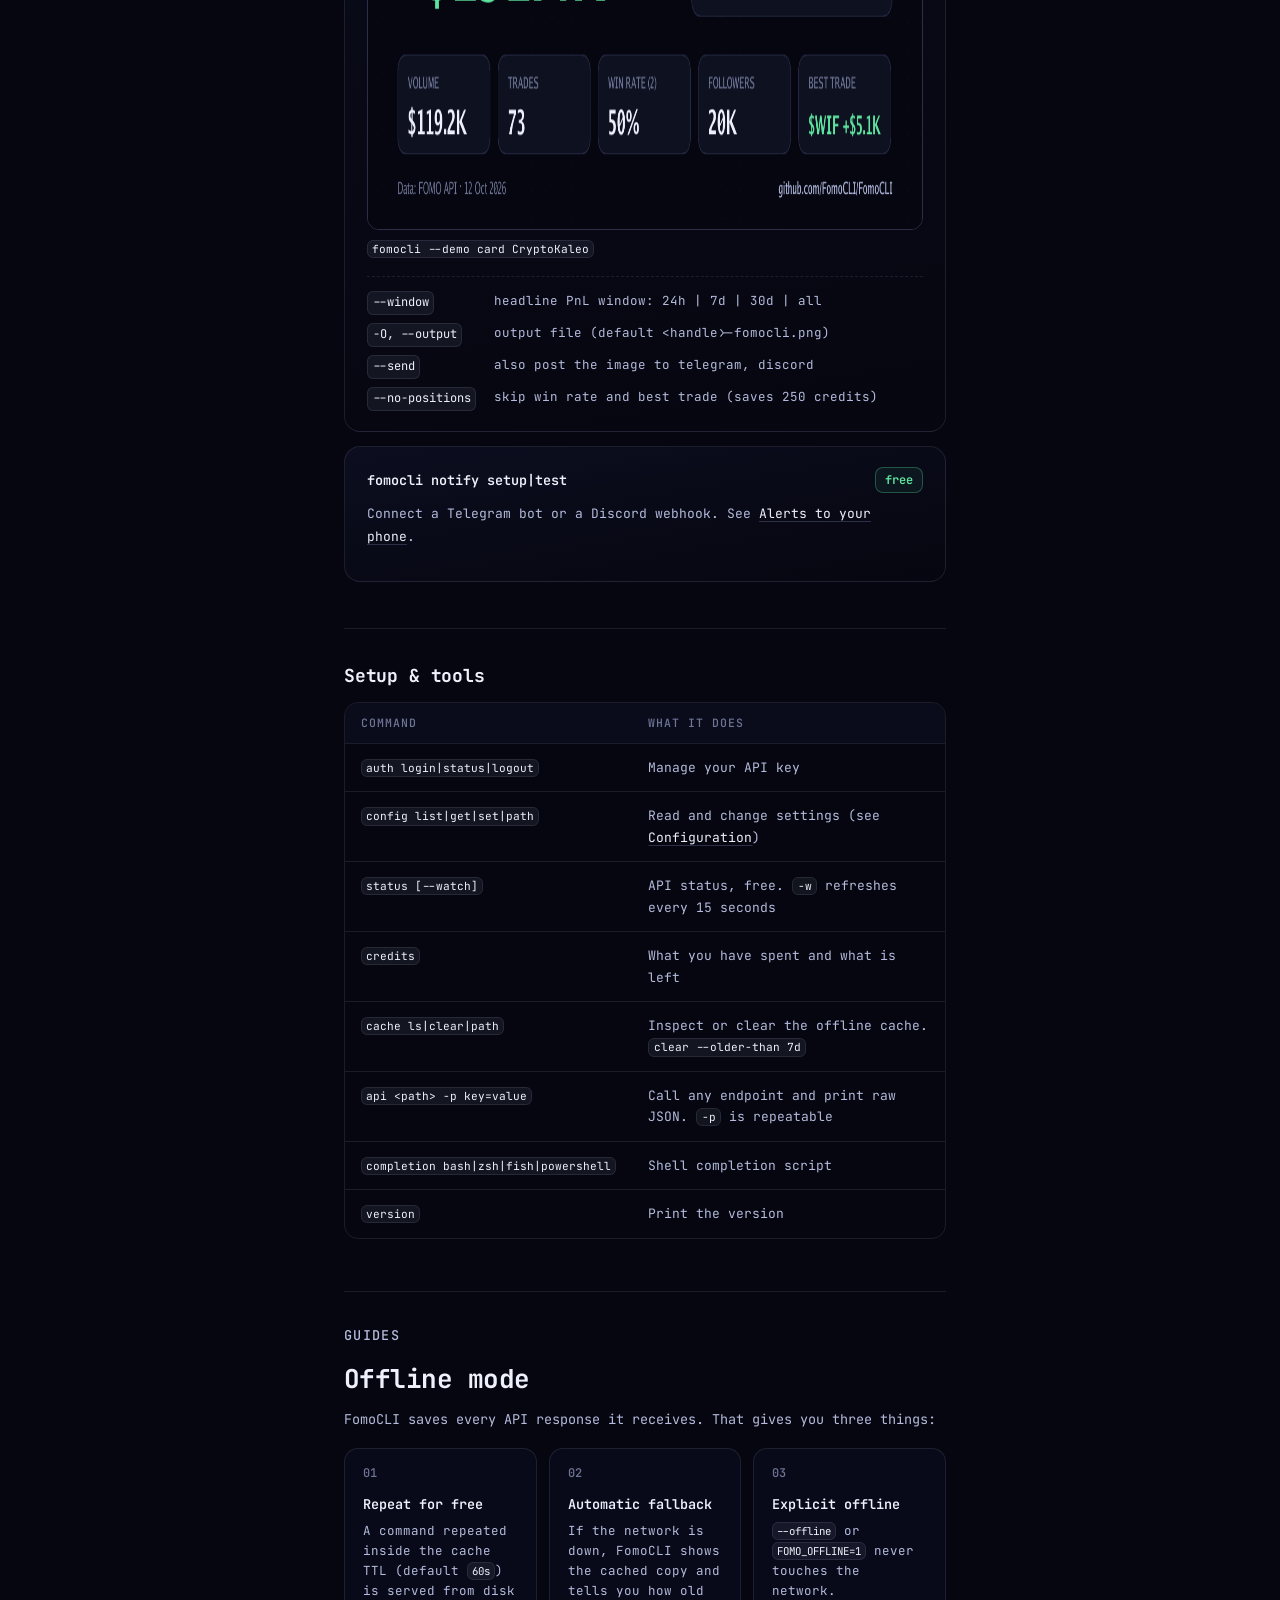
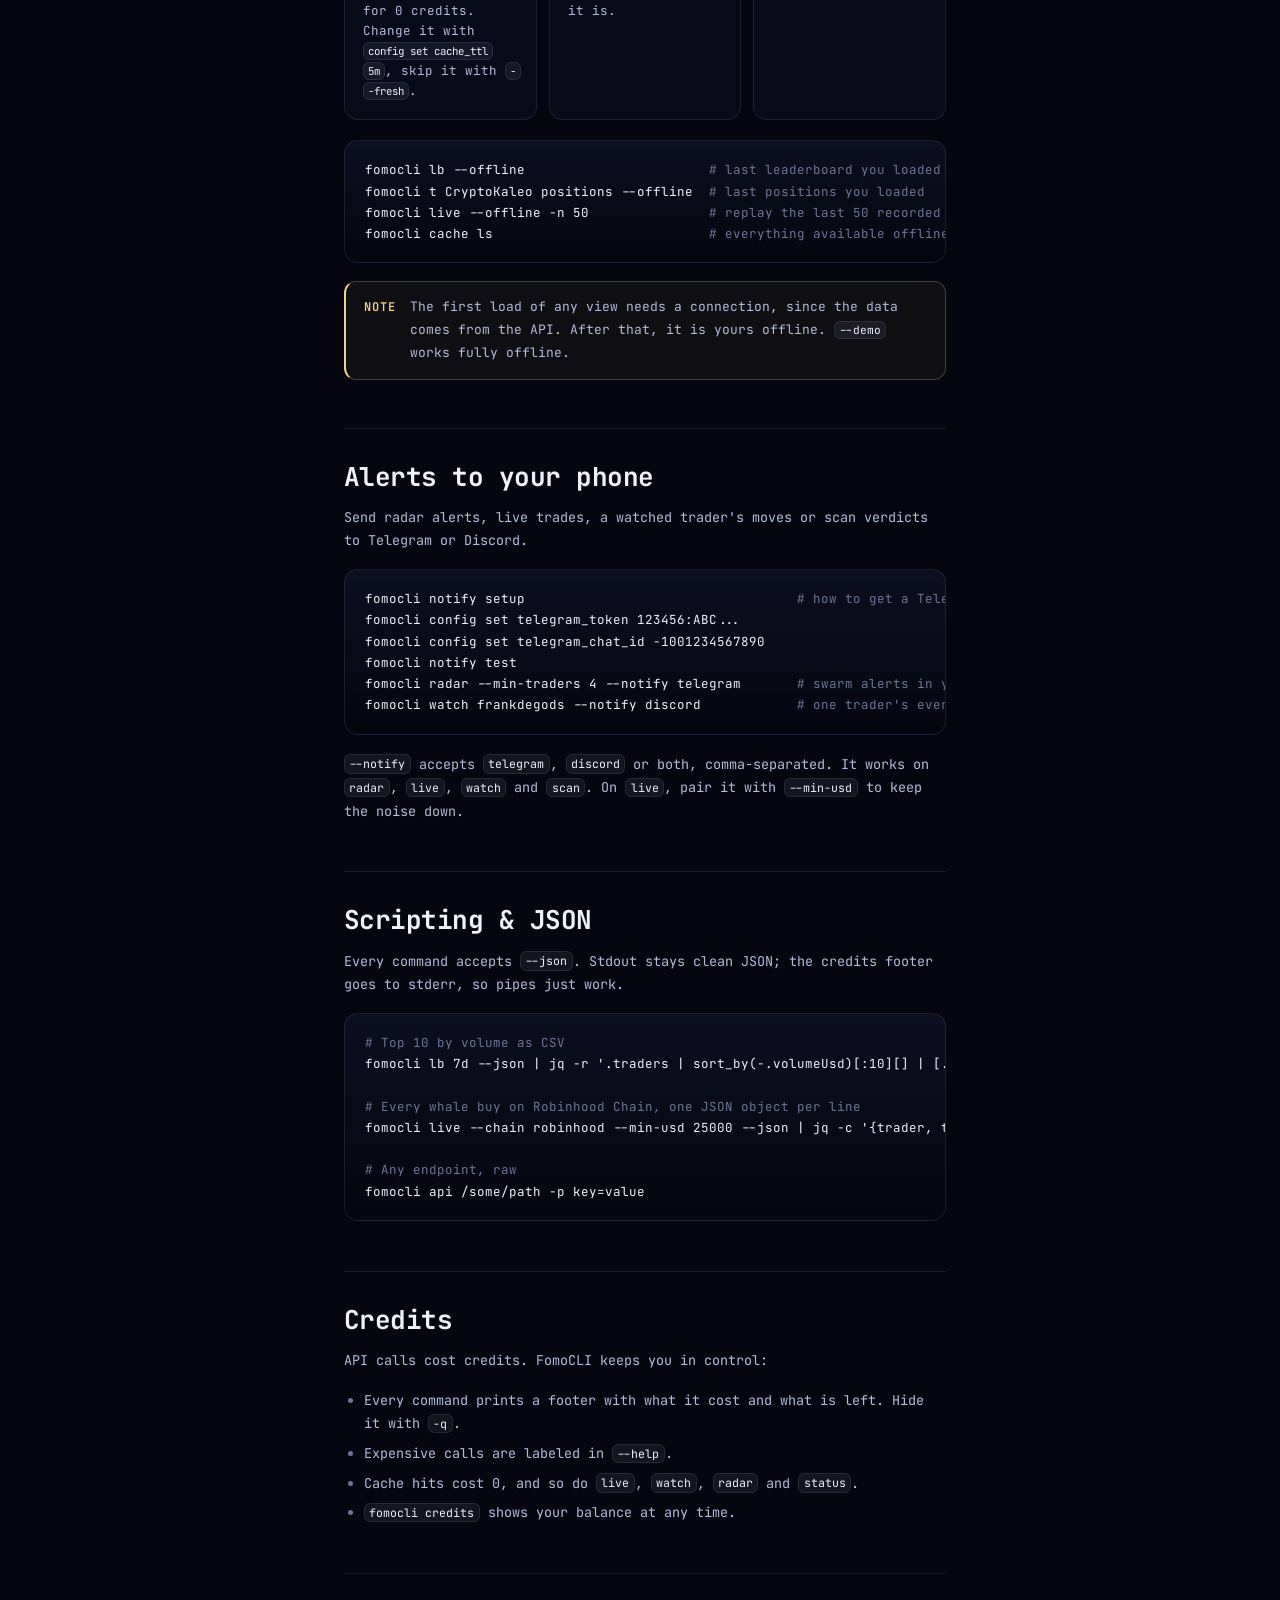
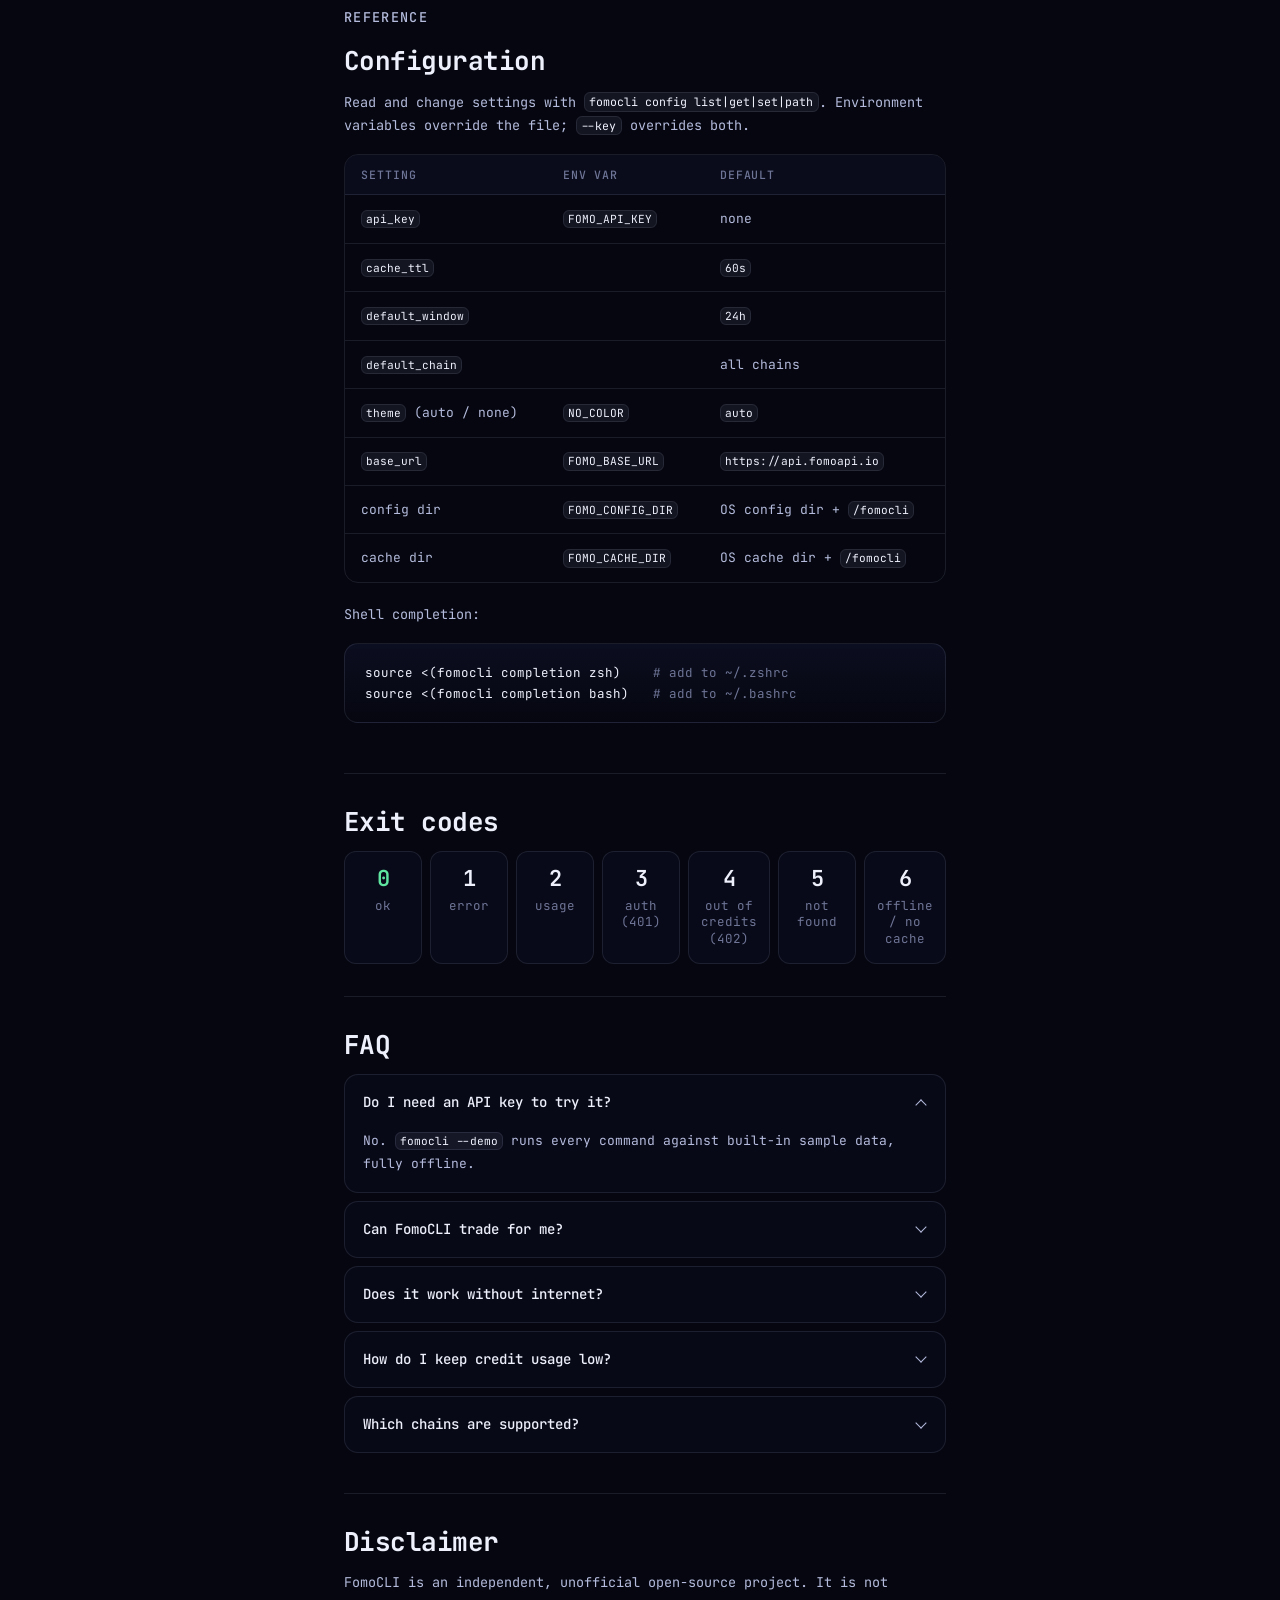
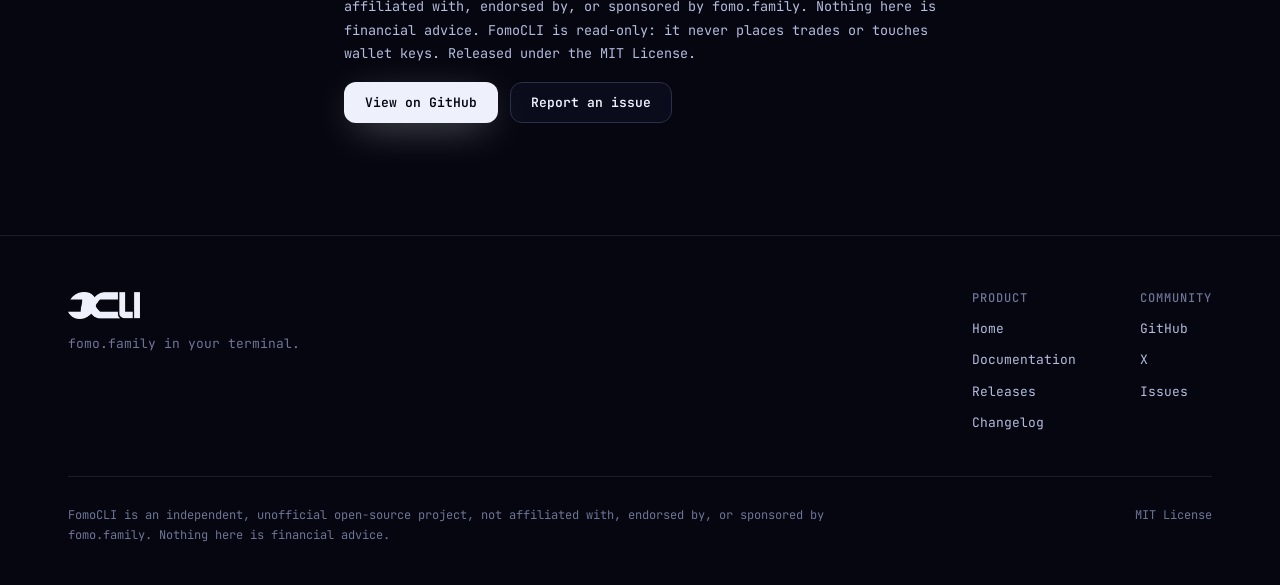
<file: docs.html>
<!doctype html>
<html lang="en">
<head>
  <meta charset="utf-8">
  <meta name="viewport" content="width=device-width, initial-scale=1, viewport-fit=cover">
  <title>Docs — FomoCLI</title>
  <meta name="description" content="FomoCLI documentation: install, quick start, every command and flag, offline mode, notifications, scripting, exit codes and configuration.">
  <meta name="theme-color" content="#05060f">
  <link rel="icon" type="image/png" href="assets/favicon.png">
  <link rel="apple-touch-icon" href="assets/apple-touch-icon.png">
  <meta property="og:type" content="website">
  <meta property="og:title" content="FomoCLI Docs">
  <meta property="og:description" content="Everything you need to run fomo.family from your terminal.">
  <meta property="og:image" content="assets/og.png">
  <meta name="twitter:card" content="summary_large_image">
  <meta name="twitter:site" content="@fomocli">

  <link rel="preconnect" href="https://fonts.googleapis.com">
  <link rel="preconnect" href="https://fonts.gstatic.com" crossorigin>
  <link href="https://fonts.googleapis.com/css2?family=JetBrains+Mono:wght@400;500;600;700;800&display=swap" rel="stylesheet">
  <link rel="stylesheet" href="css/base.css">
  <link rel="stylesheet" href="css/docs.css">
</head>
<body>
  <div class="grain" aria-hidden="true"></div>

  <header class="nav is-scrolled" id="nav">
    <a class="nav__brand" href="index.html" aria-label="FomoCLI home">
      <img src="assets/logo.png" alt="FomoCLI" width="60" height="23">
      <span class="nav__badge">Docs</span>
    </a>
    <nav class="nav__links" aria-label="Primary">
      <a href="index.html#features">Features</a>
      <a href="index.html#commands">Commands</a>
      <a href="index.html#install">Install</a>
      <a href="docs.html" aria-current="page">Docs</a>
    </nav>
    <div class="nav__right">
      <button class="search-btn" id="searchOpen" aria-label="Search the docs">
        <svg viewBox="0 0 24 24" width="15" height="15" aria-hidden="true"><circle cx="11" cy="11" r="7" fill="none" stroke="currentColor" stroke-width="2"/><path d="M20 20l-3.5-3.5" stroke="currentColor" stroke-width="2" stroke-linecap="round"/></svg>
        <span>Search</span><kbd id="searchKbd">Ctrl K</kbd>
      </button>
      <a class="icon-btn" href="https://x.com/fomocli" target="_blank" rel="noopener" aria-label="FomoCLI on X">
        <svg viewBox="0 0 24 24" width="17" height="17" aria-hidden="true"><path fill="currentColor" d="M18.244 2.25h3.308l-7.227 8.26 8.502 11.24H16.17l-5.214-6.817L4.99 21.75H1.68l7.73-8.835L1.254 2.25H8.08l4.713 6.231zm-1.161 17.52h1.833L7.084 4.126H5.117z"/></svg>
      </a>
      <a class="icon-btn" href="https://github.com/FomoCLI/FomoCLI" target="_blank" rel="noopener" aria-label="FomoCLI on GitHub">
        <svg viewBox="0 0 24 24" width="18" height="18" aria-hidden="true"><path fill="currentColor" d="M12 .5C5.65.5.5 5.65.5 12a11.5 11.5 0 0 0 7.86 10.92c.58.1.79-.25.79-.56v-2c-3.2.7-3.87-1.37-3.87-1.37-.53-1.33-1.28-1.69-1.28-1.69-1.05-.72.08-.7.08-.7 1.16.08 1.77 1.19 1.77 1.19 1.03 1.77 2.7 1.26 3.36.96.1-.75.4-1.26.73-1.55-2.55-.29-5.24-1.28-5.24-5.69 0-1.26.45-2.29 1.19-3.1-.12-.29-.52-1.46.11-3.05 0 0 .97-.31 3.17 1.18a11 11 0 0 1 5.77 0c2.2-1.49 3.17-1.18 3.17-1.18.63 1.59.23 2.76.11 3.05.74.81 1.19 1.84 1.19 3.1 0 4.42-2.7 5.39-5.26 5.68.41.36.78 1.06.78 2.14v3.17c0 .31.21.67.8.56A11.5 11.5 0 0 0 23.5 12C23.5 5.65 18.35.5 12 .5Z"/></svg>
      </a>
      <button class="nav__burger" id="burger" aria-label="Open menu" aria-expanded="false"><span></span><span></span></button>
    </div>
  </header>

  <!-- Docs hero -->
  <section class="dhero">
    <div class="dhero__glow" aria-hidden="true"></div>
    <div class="dhero__inner">
      <p class="dhero__kicker">// documentation</p>
      <h1>Run fomo.family<br><span>from your terminal.</span></h1>
      <p class="dhero__sub">Install, authenticate, and learn every command, flag and workflow FomoCLI offers. Written for people who would rather type than click.</p>
      <div class="dhero__cards">
        <a class="qcard" href="#installation"><span class="qcard__n">01</span><b>Install</b><span>Script, Go, source or binary</span></a>
        <a class="qcard" href="#quick-start"><span class="qcard__n">02</span><b>Quick start</b><span>From zero to a leaderboard</span></a>
        <a class="qcard" href="#commands"><span class="qcard__n">03</span><b>Commands</b><span>Every view and its cost</span></a>
        <a class="qcard" href="#offline"><span class="qcard__n">04</span><b>Offline mode</b><span>Cache, replay, fallback</span></a>
      </div>
    </div>
  </section>

  <button class="docs-menu" id="docsMenu" aria-expanded="false" aria-controls="sidebar">
    <svg viewBox="0 0 24 24" width="16" height="16" aria-hidden="true"><path d="M4 7h16M4 12h16M4 17h10" stroke="currentColor" stroke-width="2" stroke-linecap="round"/></svg>
    <span id="docsMenuLabel">Introduction</span>
  </button>

  <div class="docs">
    <!-- Sidebar -->
    <aside class="sidebar" id="sidebar" aria-label="Documentation">
      <div class="sidebar__inner">
        <div class="sidebar__group">
          <h4>Getting started</h4>
          <a href="#introduction">Introduction</a>
          <a href="#installation">Installation</a>
          <a href="#quick-start">Quick start</a>
          <a href="#authentication">Authentication</a>
          <a href="#demo-mode">Demo mode</a>
        </div>
        <div class="sidebar__group">
          <h4>Commands</h4>
          <a href="#commands">Overview</a>
          <a href="#global-flags">Global flags</a>
          <a href="#market">Market</a>
          <a href="#traders">Traders &amp; trades</a>
          <a href="#realtime">Realtime</a>
          <a href="#alpha">Alpha &amp; sharing</a>
          <a href="#setup">Setup &amp; tools</a>
        </div>
        <div class="sidebar__group">
          <h4>Guides</h4>
          <a href="#offline">Offline mode</a>
          <a href="#notifications">Alerts to your phone</a>
          <a href="#scripting">Scripting &amp; JSON</a>
          <a href="#credits">Credits</a>
        </div>
        <div class="sidebar__group">
          <h4>Reference</h4>
          <a href="#configuration">Configuration</a>
          <a href="#exit-codes">Exit codes</a>
          <a href="#faq">FAQ</a>
          <a href="#disclaimer">Disclaimer</a>
        </div>
      </div>
    </aside>

    <!-- Article -->
    <article class="content" id="content">

      <!-- ───────── Getting started ───────── -->
      <section class="doc" id="introduction">
        <p class="eyebrow">Getting started</p>
        <h2>Introduction</h2>
        <p class="lead"><b>FomoCLI</b> (<code>fomocli</code>) is a fast, single-binary command-line tool for fomo.family data. Find the traders who are up, resolve them to their real wallets, read their positions and reasoning, and watch their trades land in realtime, without opening a browser.</p>
        <div class="grid2">
          <div class="mini"><b>Everything as commands</b><p>Traders, positions, swaps, portfolios, token flow, theses, comment threads, search.</p></div>
          <div class="mini"><b>Live and free</b><p>The realtime ticker streams over a WebSocket and costs 0 credits.</p></div>
          <div class="mini"><b>Offline-first</b><p>Every response is cached. Replay it later with <code>--offline</code>.</p></div>
          <div class="mini"><b>Scriptable</b><p><code>--json</code> everywhere, clean stdout, meaningful exit codes.</p></div>
        </div>
      </section>

      <section class="doc" id="installation">
        <h2>Installation</h2>
        <p>FomoCLI ships as one static binary for Linux, macOS and Windows on amd64 and arm64. Pick whichever method suits you.</p>

        <div class="tabs" data-tabs>
          <div class="tabs__list" role="tablist">
            <button role="tab" class="is-active">Script</button>
            <button role="tab">Go</button>
            <button role="tab">Binary</button>
            <button role="tab">Source</button>
          </div>
          <div class="tabs__panel is-active" role="tabpanel">
            <p>Linux and macOS. Downloads the right release for your machine.</p>
<pre class="code"><code>curl -fsSL https://raw.githubusercontent.com/FomoCLI/FomoCLI/main/scripts/install.sh | sh</code></pre>
          </div>
          <div class="tabs__panel" role="tabpanel">
            <p>Requires Go 1.23 or newer.</p>
<pre class="code"><code>go install github.com/FomoCLI/FomoCLI/cmd/fomocli@latest</code></pre>
          </div>
          <div class="tabs__panel" role="tabpanel">
            <p>Download an archive for your OS and architecture from <a href="https://github.com/FomoCLI/FomoCLI/releases" target="_blank" rel="noopener">GitHub Releases</a>, unpack it and put <code>fomocli</code> on your <code>PATH</code>.</p>
          </div>
          <div class="tabs__panel" role="tabpanel">
<pre class="code"><code>git clone https://github.com/FomoCLI/FomoCLI
cd FomoCLI
make build
./fomo</code></pre>
          </div>
        </div>
        <p>Check it worked:</p>
<pre class="code"><code>fomocli version</code></pre>
      </section>

      <section class="doc" id="quick-start">
        <h2>Quick start</h2>
        <ol class="steps">
          <li><b>Look around first.</b> Demo mode needs no key and no network.<pre class="code"><code>fomocli --demo lb</code></pre></li>
          <li><b>Log in</b> with your FOMO API key.<pre class="code"><code>fomocli auth login</code></pre></li>
          <li><b>See who is up</b> over the last 24 hours.<pre class="code"><code>fomocli lb</code></pre></li>
          <li><b>Dig into a trader:</b> wallets, PnL by window, then their positions.<pre class="code"><code>fomocli trader CryptoKaleo
fomocli t CryptoKaleo positions</code></pre></li>
          <li><b>Go live.</b> Stream trades as they happen, or open the dashboard.<pre class="code"><code>fomocli live --chain robinhood
fomocli dash</code></pre></li>
        </ol>
      </section>

      <section class="doc" id="authentication">
        <h2>Authentication</h2>
        <p>FomoCLI reads data from the FOMO API, so it needs an API key. Save it once:</p>
<pre class="code"><code>fomocli auth login              <span class="cm"># prompts for the key and makes a test call</span>
fomocli auth login --with-key - <span class="cm"># read the key from stdin</span>
fomocli auth status             <span class="cm"># which key is in use, and where it came from</span>
fomocli auth logout</code></pre>
        <p>The key is stored with <code>0600</code> permissions. You can also supply it per environment or per call; the order of precedence is:</p>
        <div class="order">
          <span><code>--key</code></span><i></i><span><code>FOMO_API_KEY</code></span><i></i><span>config file</span>
        </div>
        <div class="callout"><b>Tip</b><p>Pass <code>--no-verify</code> to <code>auth login</code> to save a key without spending a test call.</p></div>
      </section>

      <section class="doc" id="demo-mode">
        <h2>Demo mode</h2>
        <p>Add <code>--demo</code> to any command to run it against built-in sample data. No key, no internet, no credits. It is the fastest way to see what a command prints before you pay for it.</p>
<pre class="code"><code>fomocli --demo lb
fomocli --demo trader CryptoKaleo
fomocli --demo card CryptoKaleo
fomocli --demo dash</code></pre>
      </section>

      <!-- ───────── Commands ───────── -->
      <section class="doc" id="commands">
        <p class="eyebrow">Commands</p>
        <h2>Overview</h2>
        <p>Every command shows what it cost and what is left in a footer. Expensive calls are labeled in <code>--help</code>. Costs below are in API credits per call; a cached response costs 0.</p>
        <div class="cards4">
          <a href="#market" class="lcard"><b>Market</b><span>Leaderboards, tokens, flow, search</span></a>
          <a href="#traders" class="lcard"><b>Traders</b><span>Profiles, positions, portfolios</span></a>
          <a href="#realtime" class="lcard"><b>Realtime</b><span>Live ticker, watch, dashboard</span></a>
          <a href="#alpha" class="lcard"><b>Alpha</b><span>Radar, rug scan, cards, alerts</span></a>
        </div>
      </section>

      <section class="doc" id="global-flags">
        <h3>Global flags</h3>
        <p>These work on every command.</p>
        <div class="table">
          <table>
            <thead><tr><th>Flag</th><th>Description</th></tr></thead>
            <tbody>
              <tr><td><code>-j, --json</code></td><td>Print raw JSON (pipe into <code>jq</code>). Footers go to stderr.</td></tr>
              <tr><td><code>-o, --offline</code></td><td>Never touch the network; serve from the local cache.</td></tr>
              <tr><td><code>-f, --fresh</code></td><td>Skip the cache and fetch live data.</td></tr>
              <tr><td><code>-q, --quiet</code></td><td>Hide the credits/cache footer.</td></tr>
              <tr><td><code>--demo</code></td><td>Use built-in sample data (no key or internet needed).</td></tr>
              <tr><td><code>--key</code></td><td>API key, overrides <code>FOMO_API_KEY</code> and config.</td></tr>
              <tr><td><code>--base-url</code></td><td>API base URL.</td></tr>
              <tr><td><code>--no-color</code></td><td>Disable colors (also honors <code>NO_COLOR</code>).</td></tr>
            </tbody>
          </table>
        </div>
      </section>

      <section class="doc" id="market">
        <h3>Market</h3>

        <div class="cmdblock" id="cmd-lb">
          <div class="cmdblock__head"><code>fomocli lb [24h|7d|30d|all]</code><span class="cost">250</span></div>
          <p>Top traders by PnL for a window (default <code>24h</code>). Alias of <code>leaderboard</code>.</p>
          <div class="flags"><code>-s, --sort</code><span>pnl | volume | trades | followers</span><code>--verified</code><span>only verified traders</span><code>-n, --limit</code><span>rows to show (default 25, max 150)</span></div>
        </div>

        <div class="cmdblock" id="cmd-tokens">
          <div class="cmdblock__head"><code>fomocli tokens [trending|most-held|graduated]</code><span class="cost">250</span></div>
          <p>FOMO token boards with price, 24h change, market cap and holders.</p>
          <div class="flags"><code>-n, --limit</code><span>rows to show (default 25)</span></div>
        </div>

        <div class="cmdblock" id="cmd-token">
          <div class="cmdblock__head"><code>fomocli token &lt;addr&gt; [stats|devs|holders|theses]</code><span class="cost">250</span></div>
          <p>One token, four views:</p>
          <ul>
            <li><b>stats</b> (default): buy/sell flow over 5m, 1h, 4h and 24h, net flow, top-10 concentration.</li>
            <li><b>devs</b>: deployer and insider positions, with their own thesis. A rug signal.</li>
            <li><b>holders</b>: tracked traders holding it (smart money).</li>
            <li><b>theses</b>: what traders wrote about it. 1,250 credits per page.</li>
          </ul>
          <div class="flags"><code>--sort</code><span>theses: likes | recent | pnl</span><code>--threshold</code><span>theses: minimum position size in USD</span><code>--pages</code><span>theses: pages of history to walk (1-10, 25 per page)</span></div>
        </div>

        <div class="cmdblock" id="cmd-activity">
          <div class="cmdblock__head"><code>fomocli activity</code><span class="cost">250</span></div>
          <p>Several traders hitting one coin at once.</p>
          <div class="flags"><code>--side</code><span>buy | sell</span><code>--min-traders</code><span>minimum distinct traders</span><code>-n, --limit</code><span>max events (default 25, up to 100)</span></div>
        </div>

        <div class="cmdblock" id="cmd-search">
          <div class="cmdblock__head"><code>fomocli search &lt;query&gt;</code><span class="cost">250</span></div>
          <p>Traders and tokens by name.</p>
          <div class="flags"><code>-t, --type</code><span>traders | tokens (default both)</span><code>--tokens</code><span>token-only search endpoint</span><code>-n, --limit</code><span>max results</span></div>
        </div>

        <div class="cmdblock" id="cmd-theses">
          <div class="cmdblock__head"><code>fomocli theses</code><span class="cost">1,250</span></div>
          <p>The latest theses across FOMO.</p>
          <div class="flags"><code>-c, --chain</code><span>robinhood | solana | base | bsc | eth | arc | chain id</span><code>-s, --sort</code><span>recent | equity | pnl</span><code>--min-equity</code><span>only theses backed by a position of at least this many USD</span><code>-n, --limit</code><span>max theses (default 20)</span></div>
        </div>
      </section>

      <section class="doc" id="traders">
        <h3>Traders &amp; trades</h3>
        <p><code>fomocli trader &lt;handle|userId&gt; [view]</code>, with aliases <code>t</code> and <code>user</code>.</p>
        <div class="table">
          <table>
            <thead><tr><th>View</th><th>What it shows</th><th class="r">Cost</th></tr></thead>
            <tbody>
              <tr><td><code>profile</code> <span class="pill">default</span></td><td>Wallets (Solana + EVM), PnL 24h/7d/30d/all, volume, trades, followers, avg hold, clan, account age</td><td class="r">2,500</td></tr>
              <tr><td><code>positions</code></td><td>Open and closed positions: entry, exit/now, cost, realized/unrealized, win rate</td><td class="r">250/page</td></tr>
              <tr><td><code>swaps</code></td><td>Individual fills</td><td class="r">250</td></tr>
              <tr><td><code>balances</code></td><td>Multi-chain portfolio, per-chain split, allocation bars</td><td class="r">250</td></tr>
              <tr><td><code>following</code> / <code>followers</code></td><td>Their network, each annotated with PnL 24h, volume, trades</td><td class="r">250</td></tr>
              <tr><td><code>spotlight</code></td><td>FOMO's own pick of their best trades and theses</td><td class="r">250</td></tr>
              <tr><td><code>theses</code></td><td>Everything they wrote</td><td class="r">1,250</td></tr>
            </tbody>
          </table>
        </div>
        <div class="flags flags--wide">
          <code>--status</code><span>positions: open | closed</span>
          <code>-s, --sort</code><span>positions: pnl | recent | value; following/followers: pnl | volume | followers | trades; theses: likes | recent</span>
          <code>-a, --all</code><span>positions/swaps: walk older pages with the cursor</span>
          <code>--pages</code><span>with <code>--all</code>: max pages to walk (default 4, 250 credits each)</span>
          <code>--deep</code><span>positions: fan out across chains and sort orders (1 = full, N = N calls)</span>
          <code>-c, --chain</code><span>balances/theses: robinhood | solana | base | bsc | eth | monad | arc | hyperliquid</span>
        </div>
<pre class="code"><code>fomocli t CryptoKaleo positions --status open --sort pnl
fomocli t CryptoKaleo balances --chain solana
fomocli t frankdegods following --sort pnl</code></pre>
        <p>Also: <code>fomocli whois &lt;userId&gt;</code> (2,500) resolves a user ID to a profile, and <code>fomocli trade &lt;tradeId&gt; [comments]</code> (250) shows one trade and its thread.</p>
      </section>

      <section class="doc" id="realtime">
        <h3>Realtime</h3>

        <div class="cmdblock" id="cmd-live">
          <div class="cmdblock__head"><code>fomocli live</code><span class="cost cost--free">0</span></div>
          <p>A streaming ticker of the app feed over a WebSocket, with auto-reconnect. Add <code>--onchain</code> for the on-chain stream (Growth+): every fill, about 3.5 seconds earlier.</p>
          <div class="flags"><code>-t, --trader</code><span>only this trader (handle; wallet with --onchain)</span><code>-c, --chain</code><span>only this chain</span><code>--token</code><span>only this token (symbol or contract)</span><code>--type</code><span>buy | sell | thesis | whale | price | trade</span><code>--min-usd</code><span>hide trades smaller than this many USD</span><code>--bell</code><span>ring the terminal bell on every shown trade</span><code>--notify</code><span>forward trades to telegram, discord</span><code>--no-replay</code><span>skip the replay of recent events on connect</span></div>
        </div>

        <div class="cmdblock" id="cmd-watch">
          <div class="cmdblock__head"><code>fomocli watch &lt;handle&gt;</code><span class="cost cost--free">0</span></div>
          <p>Follow one trader live, a copy-trading view.</p>
<pre class="code"><code>fomocli watch frankdegods --bell
fomocli watch frankdegods --notify discord</code></pre>
        </div>

        <div class="cmdblock" id="cmd-alerts">
          <div class="cmdblock__head"><code>fomocli alerts</code><span class="cost">125</span></div>
          <p>A REST snapshot of the feed.</p>
          <div class="flags"><code>--type</code><span>whale | thesis | price | trade | follow | buy | sell</span><code>--since</code><span>ISO timestamp</span><code>-n, --limit</code><span>max alerts (default 30)</span></div>
        </div>

        <div class="cmdblock" id="cmd-dash">
          <div class="cmdblock__head"><code>fomocli dash</code><span class="cost">per tab</span></div>
          <p>A full-screen dashboard with the leaderboard, token boards, the live feed and theses.</p>
          <div class="keys">
            <span><kbd>1</kbd>-<kbd>4</kbd> tabs</span><span><kbd>↑</kbd><kbd>↓</kbd> move</span><span><kbd>enter</kbd> open</span><span><kbd>w</kbd> window</span><span><kbd>b</kbd> board</span><span><kbd>r</kbd> refresh</span><span><kbd>q</kbd> quit</span>
          </div>
        </div>
      </section>

      <section class="doc" id="alpha">
        <h3>Alpha &amp; sharing</h3>

        <div class="cmdblock" id="cmd-radar">
          <div class="cmdblock__head"><code>fomocli radar</code><span class="cost cost--free">0</span></div>
          <p><b>Swarm radar.</b> Raises an alarm when several traders pile into the same token within minutes, or <code>--side sell</code> for coordinated dumps. Runs on the free live feed.</p>
          <div class="flags"><code>-m, --min-traders</code><span>distinct traders needed to fire (default 3)</span><code>-w, --window</code><span>how close together the trades must be (default 10m)</span><code>--side</code><span>buy | sell | both (default buy)</span><code>--min-usd</code><span>ignore trades smaller than this</span><code>--bell</code><span>ring the terminal bell on every alert</span><code>--notify</code><span>forward alerts to telegram, discord</span><code>--offline</code><span>replay recorded events instead of connecting</span></div>
        </div>

        <div class="cmdblock" id="cmd-scan">
          <div class="cmdblock__head"><code>fomocli scan &lt;address&gt;</code><span class="cost">750</span></div>
          <p><b>Rug scanner.</b> One 0-100 risk score from buy/sell flow, top-10 concentration, dev and insider exits and smart-money holders, with every reason listed.</p>
          <div class="flags"><code>--network</code><span>network id for tokens outside the directory (4663 Robinhood, 1399811149 Solana)</span><code>--notify</code><span>also send the verdict to telegram, discord</span></div>
        </div>

        <div class="cmdblock" id="cmd-card">
          <div class="cmdblock__head"><code>fomocli card &lt;handle&gt;</code><span class="cost">2,750</span></div>
          <p><b>Share card.</b> A 1200×675 PNG of a trader's PnL, win rate and best trade, ready for X or Telegram.</p>
          <figure class="figure"><img src="assets/card-example.png" alt="Example trader card for @CryptoKaleo" width="1200" height="675" loading="lazy"><figcaption><code>fomocli --demo card CryptoKaleo</code></figcaption></figure>
          <div class="flags"><code>--window</code><span>headline PnL window: 24h | 7d | 30d | all</span><code>-O, --output</code><span>output file (default &lt;handle&gt;-fomocli.png)</span><code>--send</code><span>also post the image to telegram, discord</span><code>--no-positions</code><span>skip win rate and best trade (saves 250 credits)</span></div>
        </div>

        <div class="cmdblock" id="cmd-notify">
          <div class="cmdblock__head"><code>fomocli notify setup|test</code><span class="cost cost--free">free</span></div>
          <p>Connect a Telegram bot or a Discord webhook. See <a href="#notifications">Alerts to your phone</a>.</p>
        </div>
      </section>

      <section class="doc" id="setup">
        <h3>Setup &amp; tools</h3>
        <div class="table">
          <table>
            <thead><tr><th>Command</th><th>What it does</th></tr></thead>
            <tbody>
              <tr><td><code>auth login|status|logout</code></td><td>Manage your API key</td></tr>
              <tr><td><code>config list|get|set|path</code></td><td>Read and change settings (see <a href="#configuration">Configuration</a>)</td></tr>
              <tr><td><code>status [--watch]</code></td><td>API status, free. <code>-w</code> refreshes every 15 seconds</td></tr>
              <tr><td><code>credits</code></td><td>What you have spent and what is left</td></tr>
              <tr><td><code>cache ls|clear|path</code></td><td>Inspect or clear the offline cache. <code>clear --older-than 7d</code></td></tr>
              <tr><td><code>api &lt;path&gt; -p key=value</code></td><td>Call any endpoint and print raw JSON. <code>-p</code> is repeatable</td></tr>
              <tr><td><code>completion bash|zsh|fish|powershell</code></td><td>Shell completion script</td></tr>
              <tr><td><code>version</code></td><td>Print the version</td></tr>
            </tbody>
          </table>
        </div>
      </section>

      <!-- ───────── Guides ───────── -->
      <section class="doc" id="offline">
        <p class="eyebrow">Guides</p>
        <h2>Offline mode</h2>
        <p>FomoCLI saves every API response it receives. That gives you three things:</p>
        <div class="grid3">
          <div class="mini"><span class="mini__n">01</span><b>Repeat for free</b><p>A command repeated inside the cache TTL (default <code>60s</code>) is served from disk for 0 credits. Change it with <code>config set cache_ttl 5m</code>, skip it with <code>--fresh</code>.</p></div>
          <div class="mini"><span class="mini__n">02</span><b>Automatic fallback</b><p>If the network is down, FomoCLI shows the cached copy and tells you how old it is.</p></div>
          <div class="mini"><span class="mini__n">03</span><b>Explicit offline</b><p><code>--offline</code> or <code>FOMO_OFFLINE=1</code> never touches the network.</p></div>
        </div>
<pre class="code"><code>fomocli lb --offline                       <span class="cm"># last leaderboard you loaded</span>
fomocli t CryptoKaleo positions --offline  <span class="cm"># last positions you loaded</span>
fomocli live --offline -n 50               <span class="cm"># replay the last 50 recorded live events</span>
fomocli cache ls                           <span class="cm"># everything available offline</span></code></pre>
        <div class="callout"><b>Note</b><p>The first load of any view needs a connection, since the data comes from the API. After that, it is yours offline. <code>--demo</code> works fully offline.</p></div>
      </section>

      <section class="doc" id="notifications">
        <h2>Alerts to your phone</h2>
        <p>Send radar alerts, live trades, a watched trader's moves or scan verdicts to Telegram or Discord.</p>
<pre class="code"><code>fomocli notify setup                                  <span class="cm"># how to get a Telegram bot token / Discord webhook</span>
fomocli config set telegram_token 123456:ABC...
fomocli config set telegram_chat_id -1001234567890
fomocli notify test
fomocli radar --min-traders 4 --notify telegram       <span class="cm"># swarm alerts in your Telegram group</span>
fomocli watch frankdegods --notify discord            <span class="cm"># one trader's every move in Discord</span></code></pre>
        <p><code>--notify</code> accepts <code>telegram</code>, <code>discord</code> or both, comma-separated. It works on <code>radar</code>, <code>live</code>, <code>watch</code> and <code>scan</code>. On <code>live</code>, pair it with <code>--min-usd</code> to keep the noise down.</p>
      </section>

      <section class="doc" id="scripting">
        <h2>Scripting &amp; JSON</h2>
        <p>Every command accepts <code>--json</code>. Stdout stays clean JSON; the credits footer goes to stderr, so pipes just work.</p>
<pre class="code"><code><span class="cm"># Top 10 by volume as CSV</span>
fomocli lb 7d --json | jq -r '.traders | sort_by(-.volumeUsd)[:10][] | [.handle, .volumeUsd] | @csv'

<span class="cm"># Every whale buy on Robinhood Chain, one JSON object per line</span>
fomocli live --chain robinhood --min-usd 25000 --json | jq -c '{trader, token, usdValue}'

<span class="cm"># Any endpoint, raw</span>
fomocli api /some/path -p key=value</code></pre>
      </section>

      <section class="doc" id="credits">
        <h2>Credits</h2>
        <p>API calls cost credits. FomoCLI keeps you in control:</p>
        <ul>
          <li>Every command prints a footer with what it cost and what is left. Hide it with <code>-q</code>.</li>
          <li>Expensive calls are labeled in <code>--help</code>.</li>
          <li>Cache hits cost 0, and so do <code>live</code>, <code>watch</code>, <code>radar</code> and <code>status</code>.</li>
          <li><code>fomocli credits</code> shows your balance at any time.</li>
        </ul>
      </section>

      <!-- ───────── Reference ───────── -->
      <section class="doc" id="configuration">
        <p class="eyebrow">Reference</p>
        <h2>Configuration</h2>
        <p>Read and change settings with <code>fomocli config list|get|set|path</code>. Environment variables override the file; <code>--key</code> overrides both.</p>
        <div class="table">
          <table>
            <thead><tr><th>Setting</th><th>Env var</th><th>Default</th></tr></thead>
            <tbody>
              <tr><td><code>api_key</code></td><td><code>FOMO_API_KEY</code></td><td>none</td></tr>
              <tr><td><code>cache_ttl</code></td><td></td><td><code>60s</code></td></tr>
              <tr><td><code>default_window</code></td><td></td><td><code>24h</code></td></tr>
              <tr><td><code>default_chain</code></td><td></td><td>all chains</td></tr>
              <tr><td><code>theme</code> (auto / none)</td><td><code>NO_COLOR</code></td><td><code>auto</code></td></tr>
              <tr><td><code>base_url</code></td><td><code>FOMO_BASE_URL</code></td><td><code>https://api.fomoapi.io</code></td></tr>
              <tr><td>config dir</td><td><code>FOMO_CONFIG_DIR</code></td><td>OS config dir + <code>/fomocli</code></td></tr>
              <tr><td>cache dir</td><td><code>FOMO_CACHE_DIR</code></td><td>OS cache dir + <code>/fomocli</code></td></tr>
            </tbody>
          </table>
        </div>
        <p>Shell completion:</p>
<pre class="code"><code>source &lt;(fomocli completion zsh)    <span class="cm"># add to ~/.zshrc</span>
source &lt;(fomocli completion bash)   <span class="cm"># add to ~/.bashrc</span></code></pre>
      </section>

      <section class="doc" id="exit-codes">
        <h2>Exit codes</h2>
        <div class="codes">
          <div><b>0</b><span>ok</span></div>
          <div><b>1</b><span>error</span></div>
          <div><b>2</b><span>usage</span></div>
          <div><b>3</b><span>auth (401)</span></div>
          <div><b>4</b><span>out of credits (402)</span></div>
          <div><b>5</b><span>not found</span></div>
          <div><b>6</b><span>offline / no cache</span></div>
        </div>
      </section>

      <section class="doc" id="faq">
        <h2>FAQ</h2>
        <details class="faq" open><summary>Do I need an API key to try it?</summary><p>No. <code>fomocli --demo</code> runs every command against built-in sample data, fully offline.</p></details>
        <details class="faq"><summary>Can FomoCLI trade for me?</summary><p>No. It is read-only: it never places trades or touches wallet keys.</p></details>
        <details class="faq"><summary>Does it work without internet?</summary><p>Anything you have loaded once is cached and can be replayed with <code>--offline</code>. A dropped connection falls back to the cache automatically.</p></details>
        <details class="faq"><summary>How do I keep credit usage low?</summary><p>Lean on the cache (raise <code>cache_ttl</code>), use the free streaming commands, and add <code>--no-positions</code> to <code>card</code> when you do not need win rate.</p></details>
        <details class="faq"><summary>Which chains are supported?</summary><p>Robinhood Chain, Solana, Base, BSC, Ethereum, Arc, Monad and Hyperliquid, depending on the command. Pass a chain name or its numeric id to <code>--chain</code>.</p></details>
      </section>

      <section class="doc" id="disclaimer">
        <h2>Disclaimer</h2>
        <p>FomoCLI is an independent, unofficial open-source project. It is not affiliated with, endorsed by, or sponsored by fomo.family. Nothing here is financial advice. FomoCLI is read-only: it never places trades or touches wallet keys. Released under the MIT License.</p>
        <div class="doc-cta">
          <a class="btn btn--primary" href="https://github.com/FomoCLI/FomoCLI" target="_blank" rel="noopener">View on GitHub</a>
          <a class="btn btn--ghost" href="https://github.com/FomoCLI/FomoCLI/issues" target="_blank" rel="noopener">Report an issue</a>
        </div>
      </section>
    </article>

    <!-- On this page -->
    <aside class="toc" aria-label="On this page">
      <div class="toc__inner">
        <h4>On this page</h4>
        <nav id="toc"></nav>
        <div class="toc__card">
          <b>Try it now</b>
          <button class="toc__copy" data-copy="fomocli --demo lb"><code>fomocli --demo lb</code><span>Copy</span></button>
        </div>
      </div>
    </aside>
  </div>

  <footer class="footer">
    <div class="footer__inner">
      <div class="footer__brand">
        <img src="assets/logo.png" alt="FomoCLI" width="72" height="27" loading="lazy">
        <p>fomo.family in your terminal.</p>
      </div>
      <div class="footer__cols">
        <div class="footer__col">
          <h4>Product</h4>
          <a href="index.html">Home</a>
          <a href="docs.html">Documentation</a>
          <a href="https://github.com/FomoCLI/FomoCLI/releases" target="_blank" rel="noopener">Releases</a>
          <a href="https://github.com/FomoCLI/FomoCLI/blob/main/CHANGELOG.md" target="_blank" rel="noopener">Changelog</a>
        </div>
        <div class="footer__col">
          <h4>Community</h4>
          <a href="https://github.com/FomoCLI/FomoCLI" target="_blank" rel="noopener">GitHub</a>
          <a href="https://x.com/fomocli" target="_blank" rel="noopener">X</a>
          <a href="https://github.com/FomoCLI/FomoCLI/issues" target="_blank" rel="noopener">Issues</a>
        </div>
      </div>
      <div class="footer__legal">
        <p>FomoCLI is an independent, unofficial open-source project, not affiliated with, endorsed by, or sponsored by fomo.family. Nothing here is financial advice.</p>
        <span>MIT License</span>
      </div>
    </div>
  </footer>

  <!-- Search -->
  <div class="search" id="search" role="dialog" aria-modal="true" aria-label="Search the docs" hidden>
    <div class="search__backdrop" data-close></div>
    <div class="search__box">
      <div class="search__field">
        <svg viewBox="0 0 24 24" width="18" height="18" aria-hidden="true"><circle cx="11" cy="11" r="7" fill="none" stroke="currentColor" stroke-width="2"/><path d="M20 20l-3.5-3.5" stroke="currentColor" stroke-width="2" stroke-linecap="round"/></svg>
        <input id="searchInput" type="search" placeholder="Search commands, flags, guides…" autocomplete="off" spellcheck="false" aria-controls="searchResults">
        <kbd data-close>Esc</kbd>
      </div>
      <ul class="search__results" id="searchResults" role="listbox"></ul>
    </div>
  </div>

  <div class="toast" id="toast" role="status" aria-live="polite">Copied to clipboard</div>

  <script src="vendor/lenis.min.js"></script>
  <script src="js/common.js"></script>
  <script src="js/docs.js"></script>
</body>
</html>
</file>
<file: css/base.css>
/* FomoCLI — shared styles (home + docs).
   Palette from the logo and the CLI's own theme (internal/ui/style.go):
   ice white on near-black, cool steel greys; green/red only for gains/losses. */
:root {
  --ink: #05060f;
  --ink-2: #0a0c18;
  --ink-3: #10132a;
  --ice: #eef1fc;
  --steel: #b4bbdc;
  --muted: #6e7596;
  --border: #2b3048;
  --line: rgba(180, 187, 220, 0.12);
  --green: #5ee6a0;
  --red: #ff6b81;
  --gold: #f2d28b;
  --pink: #f5a3c7;

  --font: "JetBrains Mono", ui-monospace, SFMono-Regular, Menlo, monospace;
  --mono: "JetBrains Mono", ui-monospace, SFMono-Regular, Menlo, monospace;
  --radius: 18px;
  --ease: cubic-bezier(0.16, 1, 0.3, 1);
  --gutter: clamp(16px, 4vw, 48px);
  --max: 1240px;
  color-scheme: dark;
}

*, *::before, *::after { box-sizing: border-box; }
html { -webkit-text-size-adjust: 100%; }
html:not(.has-lenis) { scroll-behavior: smooth; }
body {
  margin: 0;
  background: var(--ink);
  color: var(--ice);
  font-family: var(--font);
  font-size: 14px;
  line-height: 1.65;
  overflow-x: hidden;
  -webkit-font-smoothing: antialiased;
  -moz-osx-font-smoothing: grayscale;
}
body.is-locked { overflow: hidden; }
img, svg { display: block; max-width: 100%; }
a { color: inherit; }
button { font: inherit; color: inherit; }
code, pre, kbd { font-family: var(--mono); }
::selection { background: var(--ice); color: var(--ink); }

.muted { color: var(--muted); }
.dim { color: var(--muted); }
.green { color: var(--green); }
.red { color: var(--red); }
.gold { color: var(--gold); }
.steel { color: var(--steel); }
.pink { color: var(--pink); }

.ic {
  font-size: 0.86em;
  background: rgba(180, 187, 220, 0.08);
  border: 1px solid var(--line);
  padding: 0.12em 0.42em;
  border-radius: 6px;
  color: var(--ice);
  white-space: nowrap;
}

/* ───────────── Grain ───────────── */
.grain {
  position: fixed; inset: -50%; z-index: 60;
  pointer-events: none;
  opacity: 0.045;
  background-image: url("data:image/svg+xml;utf8,<svg xmlns='http://www.w3.org/2000/svg' width='160' height='160'><filter id='n'><feTurbulence type='fractalNoise' baseFrequency='0.9' numOctaves='3' stitchTiles='stitch'/></filter><rect width='100%' height='100%' filter='url(%23n)'/></svg>");
  animation: grain 1.2s steps(6) infinite;
}
@keyframes grain {
  0% { transform: translate(0, 0); } 20% { transform: translate(-3%, 2%); }
  40% { transform: translate(2%, -3%); } 60% { transform: translate(-2%, -1%); }
  80% { transform: translate(3%, 3%); } 100% { transform: translate(0, 0); }
}

/* ───────────── Nav ───────────── */
.nav {
  position: fixed; top: 0; left: 0; right: 0; z-index: 50;
  display: flex; align-items: center; justify-content: space-between; gap: 24px;
  padding: 18px var(--gutter);
  border-bottom: 1px solid transparent;
  transition: background 0.4s, padding 0.4s, border-color 0.4s, transform 0.5s var(--ease);
}
.nav.is-scrolled {
  background: rgba(5, 6, 15, 0.72);
  -webkit-backdrop-filter: blur(16px) saturate(140%);
  backdrop-filter: blur(16px) saturate(140%);
  border-color: var(--line);
  padding-top: 12px; padding-bottom: 12px;
}
.nav.is-hidden { transform: translateY(-100%); }
.nav__brand { display: flex; align-items: center; gap: 12px; text-decoration: none; }
.nav__brand img { width: 60px; height: auto; }
.nav__links { display: flex; gap: 28px; }
.nav__links a {
  position: relative;
  text-decoration: none; color: var(--steel);
  font-size: 13px; font-weight: 500;
  transition: color 0.25s;
}
.nav__links a::after {
  content: ""; position: absolute; left: 0; right: 0; bottom: -6px; height: 1px;
  background: var(--ice); transform: scaleX(0); transform-origin: right;
  transition: transform 0.4s var(--ease);
}
.nav__links a:hover, .nav__links a[aria-current="page"] { color: var(--ice); }
.nav__links a:hover::after, .nav__links a[aria-current="page"]::after { transform: scaleX(1); transform-origin: left; }
.nav__right { display: flex; align-items: center; gap: 10px; }
.icon-btn {
  display: grid; place-items: center;
  width: 40px; height: 40px; border-radius: 12px;
  border: 1px solid var(--line);
  color: var(--steel);
  background: rgba(16, 19, 42, 0.45);
  transition: color 0.25s, border-color 0.25s, transform 0.3s var(--ease);
}
.icon-btn:hover { color: var(--ice); border-color: rgba(238, 241, 252, 0.4); transform: translateY(-2px); }
.nav__burger { display: none; cursor: pointer; }

/* ───────────── Buttons ───────────── */
.btn {
  position: relative; overflow: hidden;
  display: inline-flex; align-items: center; justify-content: center; gap: 10px;
  padding: 13px 20px; border-radius: 12px;
  font: 600 13px/1 var(--font); text-decoration: none;
  border: 1px solid transparent; cursor: pointer;
  transition: transform 0.4s var(--ease), box-shadow 0.4s, border-color 0.3s, background 0.3s;
}
.btn svg { flex-shrink: 0; }
.btn--primary { background: var(--ice); color: var(--ink); box-shadow: 0 10px 40px -12px rgba(238, 241, 252, 0.55); }
.btn--primary::before {
  content: ""; position: absolute; top: 0; bottom: 0; width: 40%; left: -60%;
  background: linear-gradient(100deg, transparent, rgba(255, 255, 255, 0.95), transparent);
  transform: skewX(-20deg);
  transition: left 0.8s var(--ease);
}
.btn--primary:hover::before { left: 130%; }
.btn--primary:hover { box-shadow: 0 18px 50px -12px rgba(238, 241, 252, 0.75); }
.btn--ghost { color: var(--ice); border-color: var(--border); background: rgba(16, 19, 42, 0.5); }
.btn--ghost:hover { border-color: rgba(238, 241, 252, 0.45); }
.btn--lg { padding: 15px 24px; font-size: 14px; }

/* ───────────── Footer ───────────── */
.footer { position: relative; z-index: 2; border-top: 1px solid var(--line); }
.footer__inner {
  max-width: var(--max); margin: 0 auto; padding: 56px var(--gutter) 40px;
  display: grid; grid-template-columns: 1fr auto; gap: 32px 48px; align-items: start;
}
.footer__brand img { width: 72px; height: auto; }
.footer__brand p { margin: 14px 0 0; color: var(--muted); font-size: 13px; }
.footer__cols { display: flex; gap: 64px; }
.footer__col h4 { margin: 0 0 14px; font: 500 12px/1 var(--mono); color: var(--muted); letter-spacing: 0.08em; text-transform: uppercase; }
.footer__col a { display: block; margin: 0 0 10px; color: var(--steel); text-decoration: none; font-size: 13px; transition: color 0.2s; }
.footer__col a:hover { color: var(--ice); }
.footer__legal {
  grid-column: 1 / -1; margin: 0; padding-top: 28px;
  border-top: 1px solid var(--line);
  color: var(--muted); font-size: 12px; line-height: 1.7;
  display: flex; flex-wrap: wrap; justify-content: space-between; gap: 12px 32px;
}
.footer__legal p { margin: 0; max-width: 760px; }

/* ───────────── Toast ───────────── */
.toast {
  position: fixed; left: 50%; bottom: 28px; z-index: 90;
  transform: translate(-50%, 20px); opacity: 0;
  padding: 12px 18px; border-radius: 12px;
  background: var(--ice); color: var(--ink); font: 600 13px/1 var(--font);
  box-shadow: 0 20px 50px -10px rgba(0, 0, 0, 0.6);
  transition: opacity 0.3s, transform 0.4s var(--ease);
  pointer-events: none;
}
.toast.is-on { opacity: 1; transform: translate(-50%, 0); }

/* ───────────── Cursor (fine pointers only) ───────────── */
.cursor, .cursor-dot { display: none; }
@media (hover: hover) and (pointer: fine) {
  .cursor, .cursor-dot {
    display: block; position: fixed; top: 0; left: 0; z-index: 95;
    pointer-events: none; border-radius: 50%;
    mix-blend-mode: difference;
  }
  .cursor {
    width: 36px; height: 36px; margin: -18px 0 0 -18px;
    border: 1px solid rgba(238, 241, 252, 0.9);
    transition: width 0.35s var(--ease), height 0.35s var(--ease), margin 0.35s var(--ease), background 0.35s, opacity 0.3s;
  }
  .cursor-dot { width: 4px; height: 4px; margin: -2px 0 0 -2px; background: var(--ice); }
  .cursor.is-hover { width: 64px; height: 64px; margin: -32px 0 0 -32px; background: var(--ice); }
  .cursor.is-hidden, .cursor-dot.is-hidden { opacity: 0; }
}

/* ───────────── Mobile nav ───────────── */
@media (max-width: 860px) {
  .nav__links {
    position: fixed; inset: 0; z-index: -1;
    flex-direction: column; align-items: flex-start; justify-content: center; gap: 6px;
    padding: 0 var(--gutter);
    background: rgba(5, 6, 15, 0.97);
    -webkit-backdrop-filter: blur(20px); backdrop-filter: blur(20px);
    opacity: 0; visibility: hidden; transition: opacity 0.4s, visibility 0.4s;
  }
  .nav__links a { font-size: 24px; font-weight: 600; letter-spacing: -0.02em; color: var(--ice); padding: 4px 0; }
  .nav__links a::after { display: none; }
  .nav.is-open .nav__links { opacity: 1; visibility: visible; }
  .nav.is-open { background: transparent; border-color: transparent; -webkit-backdrop-filter: none; backdrop-filter: none; }
  .nav__burger {
    display: grid; place-content: center; gap: 6px;
    width: 40px; height: 40px; border-radius: 12px;
    border: 1px solid var(--line); background: rgba(16, 19, 42, 0.45);
  }
  .nav__burger span { display: block; width: 16px; height: 1.5px; background: var(--ice); transition: transform 0.3s var(--ease); }
  .nav.is-open .nav__burger span:first-child { transform: translateY(3.75px) rotate(45deg); }
  .nav.is-open .nav__burger span:last-child { transform: translateY(-3.75px) rotate(-45deg); }
  .footer__inner { grid-template-columns: 1fr; }
  .footer__cols { gap: 40px; flex-wrap: wrap; }
}

@media (prefers-reduced-motion: reduce) {
  *, *::before, *::after { animation-duration: 0.01ms !important; animation-iteration-count: 1 !important; transition-duration: 0.01ms !important; }
  html { scroll-behavior: auto !important; }
}
</file>
<file: css/home.css>
/* FomoCLI — home page */

/* ───────────── Boot loader ───────────── */
.loader {
  position: fixed; inset: 0; z-index: 100;
  display: grid; place-items: center;
  pointer-events: none;
}
.loader__curtain {
  position: absolute; left: 0; right: 0; height: 50.5%;
  background: #030409;
  transition: transform 1.3s var(--ease);
}
.loader__curtain--top { top: 0; }
.loader__curtain--bottom { bottom: 0; }
.loader.is-open .loader__curtain--top { transform: translateY(-100%); }
.loader.is-open .loader__curtain--bottom { transform: translateY(100%); }
.loader__inner {
  position: relative; z-index: 1;
  width: min(560px, calc(100vw - 2 * var(--gutter)));
  transition: opacity 0.5s, transform 0.8s var(--ease);
}
.loader.is-open .loader__inner { opacity: 0; transform: scale(0.97); }
.loader__log {
  margin: 0 0 28px; min-height: 9.6em;
  font-size: 12.5px; line-height: 1.6; color: var(--muted);
  white-space: pre-wrap;
}
.loader__log .ok { color: var(--green); }
.loader__log .w { color: var(--ice); }
.loader__foot { display: flex; justify-content: space-between; align-items: baseline; margin-bottom: 12px; }
.loader__label { font: 500 12px/1 var(--mono); color: var(--steel); letter-spacing: 0.2em; text-transform: uppercase; }
.loader__count { font: 600 clamp(36px, 6vw, 56px)/0.9 var(--font); letter-spacing: -0.04em; font-variant-numeric: tabular-nums; }
.loader__bar { height: 1px; background: var(--border); overflow: hidden; }
.loader__bar i { display: block; height: 100%; width: 100%; background: var(--ice); transform: scaleX(0); transform-origin: left; box-shadow: 0 0 12px var(--ice); }
html:not(.js) .loader { display: none; }

/* ───────────── Hero ───────────── */
.hero {
  position: relative;
  height: 100vh; height: 100svh; min-height: 640px;
  display: grid; place-items: center;
  padding: 100px var(--gutter) 110px;
  overflow: hidden;
  isolation: isolate;
}
.hero__stage { position: absolute; inset: 0; z-index: -1; background: var(--ink); }
#webgl { position: absolute; inset: 0; width: 100%; height: 100%; mix-blend-mode: screen; opacity: 0; transition: opacity 1.6s ease; }
.has-webgl #webgl { opacity: 1; }
.hero__vignette {
  position: absolute; inset: 0; pointer-events: none;
  background:
    radial-gradient(ellipse 45% 35% at 50% 50%, rgba(5, 6, 15, 0.55), transparent 75%),
    linear-gradient(to bottom, transparent 70%, var(--ink));
}

/* CSS fallback blades (hidden when the WebGL scene runs) */
.blade { position: absolute; top: 50%; width: min(58vw, 720px); aspect-ratio: 1; }
.blade i {
  position: absolute; inset: 0; border-radius: 24%;
  transform: rotate(45deg);
  background: linear-gradient(135deg, #1a1d2a 0%, #0b0d16 45%, #05060f 100%);
  box-shadow: inset 1.5px 1.5px 0 rgba(255, 255, 255, 0.4), 0 0 120px rgba(180, 190, 255, 0.06);
}
.blade--left { left: 0; transform: translate(-70%, -50%); }
.blade--right { right: 0; transform: translate(70%, -50%); }
.has-webgl .blade { display: none; }

.hero__inner { max-width: 1100px; text-align: center; display: flex; flex-direction: column; align-items: center; }
.hero__eyebrow {
  display: inline-flex; align-items: center; gap: 10px;
  margin: 0 0 32px; padding: 9px 16px;
  border: 1px solid var(--line); border-radius: 999px;
  background: rgba(10, 12, 24, 0.55);
  -webkit-backdrop-filter: blur(8px); backdrop-filter: blur(8px);
  color: var(--steel); font: 500 12.5px/1 var(--mono);
}
.dot { width: 7px; height: 7px; border-radius: 50%; background: var(--green); box-shadow: 0 0 12px var(--green); animation: pulse 2s infinite; }
@keyframes pulse { 50% { opacity: 0.35; } }

.hero__title {
  margin: 0;
  font-size: clamp(28px, 5vw, 64px);
  line-height: 1.05; letter-spacing: -0.02em; font-weight: 700;
}
.hero__title .line { display: block; overflow: hidden; padding: 0.02em 0.04em 0.08em; }
.hero__title .line > span { display: inline-block; }
.hero__title em {
  font-style: normal;
  color: transparent;
  -webkit-text-stroke: 1.5px rgba(238, 241, 252, 0.55);
}
.hero__sub { margin: 24px auto 0; max-width: 560px; color: var(--steel); font-size: 14px; }
.hero__cta { margin-top: 36px; display: flex; flex-wrap: wrap; align-items: center; justify-content: center; gap: 12px; }

.install-pill {
  display: inline-flex; align-items: center; gap: 12px;
  padding: 7px 7px 7px 18px; border-radius: 14px;
  background: rgba(10, 12, 24, 0.75);
  -webkit-backdrop-filter: blur(8px); backdrop-filter: blur(8px);
  border: 1px solid var(--border);
  cursor: pointer;
  font: 500 13px/1 var(--mono);
  transition: border-color 0.3s;
}
.install-pill:hover { border-color: rgba(238, 241, 252, 0.4); }
.install-pill code { color: var(--steel); }
.prompt { color: var(--green); font-family: var(--mono); }
.install-pill__copy { font: 600 12px/1 var(--font); padding: 9px 12px; border-radius: 9px; background: rgba(180, 187, 220, 0.1); color: var(--ice); }

.hero__meta {
  position: absolute; left: var(--gutter); right: var(--gutter); bottom: 28px;
  display: flex; justify-content: space-between; align-items: center; gap: 16px;
  font: 500 11.5px/1 var(--mono); color: var(--muted); letter-spacing: 0.08em; text-transform: uppercase;
}
.hero__scroll { display: inline-flex; align-items: center; gap: 12px; text-decoration: none; color: var(--steel); }
.hero__scroll i { position: relative; display: block; width: 1px; height: 36px; background: var(--border); overflow: hidden; }
.hero__scroll i::after {
  content: ""; position: absolute; left: 0; top: -40%; width: 1px; height: 40%;
  background: var(--ice); animation: drip 1.8s var(--ease) infinite;
}
@keyframes drip { to { top: 100%; } }

/* Hidden-before-animate states (only when JS + GSAP are present) */
.has-gsap [data-hero] { opacity: 0; transform: translateY(24px); }
.has-gsap [data-hero-line] { transform: translateY(110%); }

/* ───────────── Ticker ───────────── */
.ticker {
  position: relative; z-index: 2;
  border-top: 1px solid var(--line); border-bottom: 1px solid var(--line);
  background: rgba(10, 12, 24, 0.7);
  overflow: hidden;
  -webkit-mask-image: linear-gradient(90deg, transparent, #000 8%, #000 92%, transparent);
  mask-image: linear-gradient(90deg, transparent, #000 8%, #000 92%, transparent);
}
.ticker__track { display: flex; width: max-content; animation: marquee 60s linear infinite; }
.ticker:hover .ticker__track { animation-play-state: paused; }
.tick {
  display: inline-flex; align-items: center; gap: 10px;
  padding: 16px 28px; border-right: 1px solid var(--line);
  font: 500 13px/1 var(--mono); white-space: nowrap; color: var(--steel);
}
.tick b { color: var(--ice); font-weight: 600; }
.tick .side { font-size: 11px; font-weight: 700; padding: 4px 6px; border-radius: 5px; }
.tick .side--buy { color: var(--green); background: rgba(94, 230, 160, 0.1); }
.tick .side--sell { color: var(--red); background: rgba(255, 107, 129, 0.1); }
@keyframes marquee { to { transform: translateX(-50%); } }

/* ───────────── Sections ───────────── */
main { position: relative; z-index: 2; }
.section { position: relative; max-width: var(--max); margin: 0 auto; padding: clamp(96px, 13vw, 170px) var(--gutter); }
.section__head { margin-bottom: clamp(40px, 6vw, 72px); max-width: 900px; }
.section__head--center { text-align: center; margin-left: auto; margin-right: auto; }
.kicker { margin: 0 0 20px; font: 500 12.5px/1 var(--mono); color: var(--muted); letter-spacing: 0.08em; text-transform: uppercase; }
h2 { margin: 0; font-size: clamp(22px, 3.2vw, 38px); line-height: 1.15; letter-spacing: -0.03em; font-weight: 700; }
h3 { margin: 0 0 10px; font-size: 16px; letter-spacing: -0.01em; font-weight: 700; }
.caption { color: var(--muted); font-size: 12.5px; margin: 20px 0 0; }
.caption a { color: var(--steel); }
.split .w { display: inline-block; overflow: hidden; vertical-align: top; padding-bottom: 0.08em; margin-bottom: -0.08em; }
.split .w > span { display: inline-block; }
.has-gsap .split .w > span { transform: translateY(105%); }
.has-gsap .fade-up { opacity: 0; transform: translateY(40px); }

/* ───────────── Manifesto ───────────── */
.manifesto {
  position: relative;
  max-width: var(--max); margin: 0 auto;
  padding: clamp(110px, 16vw, 200px) var(--gutter) clamp(40px, 6vw, 80px);
}
.manifesto__text {
  margin: 0;
  font-size: clamp(18px, 2.4vw, 28px); line-height: 1.45; letter-spacing: -0.02em; font-weight: 500;
}
.manifesto__text .mw { opacity: 1; transition: color 0.2s; }
.has-gsap .manifesto__text .mw { opacity: 0.14; }

/* ───────────── Terminal ───────────── */
.terminal-wrap { perspective: 1400px; }
.terminal {
  border-radius: 20px;
  border: 1px solid var(--border);
  background: linear-gradient(180deg, rgba(16, 19, 42, 0.85), rgba(7, 8, 18, 0.96));
  box-shadow: 0 60px 140px -40px rgba(0, 0, 0, 0.95), 0 0 180px -60px rgba(180, 190, 255, 0.4);
  overflow: hidden;
  transform-origin: 50% 0%;
  will-change: transform;
}
.terminal__bar { display: flex; align-items: center; gap: 8px; padding: 14px 16px; border-bottom: 1px solid var(--line); flex-wrap: wrap; }
.tl { width: 11px; height: 11px; border-radius: 50%; background: var(--border); }
.terminal__title { margin-left: 10px; font: 500 12.5px/1 var(--mono); color: var(--muted); }
.terminal__tabs { margin-left: auto; display: flex; gap: 4px; }
.terminal__tabs button, .install__tabs button {
  font: 500 13px/1 var(--mono); color: var(--muted);
  background: none; border: 1px solid transparent; border-radius: 9px;
  padding: 8px 12px; cursor: pointer;
  transition: color 0.2s, background 0.2s, border-color 0.2s;
}
.terminal__tabs button:hover, .install__tabs button:hover { color: var(--ice); }
.terminal__tabs button.is-active, .install__tabs button.is-active { color: var(--ice); background: rgba(180, 187, 220, 0.08); border-color: var(--line); }
.terminal__body {
  margin: 0; padding: 24px 26px 28px;
  height: 470px;
  font-size: 12.5px; line-height: 1.62;
  overflow: auto; white-space: pre;
  scrollbar-width: thin; scrollbar-color: var(--border) transparent;
}
.terminal__body .cur { display: inline-block; width: 0.6em; height: 1.15em; vertical-align: -0.2em; background: var(--ice); animation: blink 1s steps(1) infinite; }
@keyframes blink { 50% { opacity: 0; } }
.terminal__body .b { color: var(--border); }
.terminal__body .hd { color: var(--muted); font-weight: 700; }
.terminal__body .t { font-weight: 700; }
.terminal__body .bar { color: var(--steel); }
.terminal__body .badi { background: var(--ice); color: var(--ink); font-weight: 700; padding: 0 4px; }
.terminal__body .badw { background: var(--gold); color: var(--ink); font-weight: 700; padding: 0 4px; }

/* ───────────── Features (horizontal on desktop) ───────────── */
.features { position: relative; }
.features__pin { max-width: var(--max); margin: 0 auto; padding: clamp(96px, 12vw, 150px) var(--gutter); }
.features__head { margin-bottom: 56px; max-width: 900px; }
.features__progress { display: none; }
.features__track { display: grid; grid-template-columns: repeat(2, 1fr); gap: 16px; }
.fcard {
  --mx: 50%; --my: 50%;
  position: relative; overflow: hidden;
  display: flex; flex-direction: column;
  min-height: 360px; padding: 32px 30px;
  border-radius: 22px; border: 1px solid var(--line);
  background: linear-gradient(170deg, rgba(20, 23, 48, 0.75), rgba(6, 7, 16, 0.85));
  transition: border-color 0.4s;
}
.fcard::before {
  content: ""; position: absolute; inset: 0; pointer-events: none;
  background: radial-gradient(480px circle at var(--mx) var(--my), rgba(220, 228, 255, 0.10), transparent 45%);
  opacity: 0; transition: opacity 0.35s;
}
.fcard:hover { border-color: rgba(238, 241, 252, 0.24); }
.fcard:hover::before { opacity: 1; }
.fcard__n { font: 500 13px/1 var(--mono); color: var(--muted); }
.fcard__icon { width: 52px; height: 52px; margin: 40px 0 auto; fill: none; stroke: var(--ice); stroke-width: 1.6; stroke-linecap: round; stroke-linejoin: round; filter: drop-shadow(0 0 10px rgba(220, 228, 255, 0.35)); }
.fcard h3 { margin-top: 36px; font-size: 17px; }
.fcard p { margin: 0; color: var(--steel); font-size: 13px; }

@media (min-width: 1001px) {
  .features.is-horizontal .features__pin { max-width: none; height: 100vh; display: flex; flex-direction: column; justify-content: center; padding-top: 80px; padding-bottom: 40px; overflow: hidden; }
  .features.is-horizontal .features__head { width: 100%; max-width: var(--max); margin: 0 auto 48px; padding: 0 var(--gutter); display: grid; grid-template-columns: 1fr auto; align-items: end; gap: 24px; }
  .features.is-horizontal .features__head .kicker { grid-column: 1 / -1; margin-bottom: 0; }
  .features.is-horizontal .features__progress { display: block; width: 200px; height: 1px; background: var(--border); margin-bottom: 14px; }
  .features.is-horizontal .features__progress i { display: block; height: 100%; background: var(--ice); transform: scaleX(0); transform-origin: left; }
  .features.is-horizontal .features__track {
    display: flex; gap: 20px; width: max-content;
    padding-left: max(0px, calc((100vw - var(--max)) / 2));
    padding-right: var(--gutter);
  }
  .features.is-horizontal .fcard { width: 360px; min-height: 400px; }
}

/* ───────────── Commands ───────────── */
.cmd__tabs {
  position: relative;
  display: flex; gap: 4px; flex-wrap: wrap;
  padding: 5px; margin-bottom: 18px;
  border: 1px solid var(--line); border-radius: 14px;
  background: rgba(10, 12, 24, 0.6);
  width: fit-content; max-width: 100%;
}
.cmd__tabs button {
  position: relative; z-index: 1;
  font: 500 13px/1 var(--font); color: var(--muted);
  background: none; border: 0; border-radius: 10px; cursor: pointer;
  padding: 11px 18px; transition: color 0.3s;
}
.cmd__tabs button:hover { color: var(--ice); }
.cmd__tabs button.is-active { color: var(--ink); }
.cmd__ink { position: absolute; z-index: 0; top: 0; left: 0; border-radius: 10px; background: var(--ice); transition: transform 0.5s var(--ease), width 0.5s var(--ease), height 0.5s var(--ease); }
.cmd__panel { border: 1px solid var(--line); border-radius: var(--radius); background: rgba(8, 9, 20, 0.7); overflow: hidden; }
.cmd__row {
  display: grid; grid-template-columns: minmax(240px, 1.1fr) 2fr 112px; gap: 24px; align-items: baseline;
  padding: 18px 24px; border-bottom: 1px solid var(--line);
  animation: rowIn 0.6s var(--ease) both;
  transition: background 0.2s;
}
.cmd__row:last-child { border-bottom: 0; }
.cmd__row:hover { background: rgba(180, 187, 220, 0.04); }
.cmd__row > code { font-size: 13px; color: var(--ice); word-break: break-word; }
.cmd__row p { margin: 0; color: var(--steel); font-size: 13px; }
.cost { justify-self: end; font: 600 12.5px/1 var(--mono); color: var(--steel); padding: 7px 10px; border-radius: 8px; border: 1px solid var(--line); white-space: nowrap; }
.cost--free { color: var(--green); border-color: rgba(94, 230, 160, 0.3); background: rgba(94, 230, 160, 0.06); }
@keyframes rowIn { from { opacity: 0; transform: translateY(8px); } }

/* ───────────── Alpha ───────────── */
.alpha__grid { display: grid; grid-template-columns: 1fr 1fr; gap: 16px; }
.panel {
  position: relative; overflow: hidden; min-width: 0;
  padding: 34px 30px;
  border: 1px solid var(--line); border-radius: 22px;
  background: linear-gradient(160deg, rgba(20, 23, 48, 0.65), rgba(6, 7, 16, 0.8));
}
.panel p { color: var(--steel); margin: 0; font-size: 13px; }
.panel--wide { grid-column: 1 / -1; display: grid; grid-template-columns: 1fr 1.3fr; gap: 48px; align-items: center; }
.tag {
  display: inline-block; margin-bottom: 18px;
  font: 500 12px/1 var(--mono); color: var(--gold);
  padding: 7px 10px; border-radius: 8px; border: 1px solid rgba(242, 210, 139, 0.25); background: rgba(242, 210, 139, 0.05);
}
.mt { margin-top: 28px; }

.swarm { display: grid; grid-template-columns: 120px 1fr; gap: 20px; align-items: center; margin-top: 28px; }
.swarm__radar {
  position: relative; aspect-ratio: 1; border-radius: 50%;
  border: 1px solid var(--border);
  background:
    radial-gradient(circle, transparent 32%, var(--line) 33%, transparent 34%),
    radial-gradient(circle, transparent 65%, var(--line) 66%, transparent 67%),
    rgba(5, 6, 15, 0.7);
  overflow: hidden;
}
.swarm__radar i {
  position: absolute; inset: 0; border-radius: 50%;
  background: conic-gradient(from 0deg, rgba(238, 241, 252, 0.35), transparent 70deg);
  animation: sweep 3s linear infinite;
}
.swarm__radar b {
  position: absolute; left: var(--x); top: var(--y); width: 7px; height: 7px; margin: -3.5px;
  border-radius: 50%; background: var(--red); box-shadow: 0 0 12px var(--red);
  animation: pulse 1.6s infinite;
}
@keyframes sweep { to { transform: rotate(360deg); } }
.swarm__alert {
  padding: 16px 18px; border-radius: 12px;
  background: rgba(5, 6, 15, 0.75); border: 1px solid var(--line);
  border-left: 2px solid var(--red);
  font: 12.5px/1.8 var(--mono);
}
.panel .swarm__alert p { margin: 0; font-size: inherit; color: var(--ice); }
.panel .swarm__alert p.muted { color: var(--muted); }

.gauge { position: relative; margin: 26px auto 0; max-width: 300px; }
.gauge svg { width: 100%; overflow: visible; }
.gauge path { fill: none; stroke-width: 14; stroke-linecap: round; }
.gauge__track { stroke: rgba(180, 187, 220, 0.1); }
.gauge__fill { stroke: var(--red); stroke-dasharray: 268; stroke-dashoffset: 268; filter: drop-shadow(0 0 10px rgba(255, 107, 129, 0.6)); transition: stroke-dashoffset 2s var(--ease); }
.gauge__val { position: absolute; left: 0; right: 0; bottom: 0; text-align: center; }
.gauge__val b { display: block; font-size: 40px; line-height: 1; letter-spacing: -0.04em; }
.gauge__val span { font: 600 12px/1 var(--mono); color: var(--red); letter-spacing: 0.06em; text-transform: uppercase; }

.tilt {
  position: relative; border-radius: 16px; overflow: hidden;
  transform: perspective(1000px) rotateX(var(--rx, 0deg)) rotateY(var(--ry, 0deg));
  transition: transform 0.6s var(--ease);
  box-shadow: 0 40px 90px -30px rgba(0, 0, 0, 0.95), 0 0 0 1px var(--border);
}
.tilt img { width: 100%; height: auto; }
.tilt__glare { position: absolute; inset: 0; pointer-events: none; background: radial-gradient(circle at var(--gx, 50%) var(--gy, 0%), rgba(255, 255, 255, 0.16), transparent 50%); }

/* ───────────── Offline ───────────── */
.steps { list-style: none; padding: 0; margin: 0; display: grid; grid-template-columns: repeat(3, 1fr); gap: 16px; }
.step { position: relative; padding: 30px 26px; border-left: 1px solid var(--border); }
.step::before { content: ""; position: absolute; left: -1px; top: 0; width: 1px; height: 56px; background: var(--ice); box-shadow: 0 0 12px var(--ice); }
.step__n { display: block; font: 500 13px/1 var(--mono); color: var(--muted); margin-bottom: 22px; }
.step p { margin: 0; color: var(--steel); font-size: 13px; }
.code-split { display: grid; grid-template-columns: 1fr 1fr; gap: 16px; margin-top: 48px; }
.code { border: 1px solid var(--line); border-radius: var(--radius); background: rgba(8, 9, 20, 0.8); overflow: hidden; min-width: 0; }
.code__head { padding: 12px 18px; font: 500 12px/1 var(--mono); color: var(--muted); border-bottom: 1px solid var(--line); }
.code pre, .quick pre { margin: 0; padding: 20px 18px; font-size: 12.5px; line-height: 1.75; overflow-x: auto; color: var(--steel); }
.c { color: var(--ice); }
.str { color: var(--green); }

/* ───────────── Install ───────────── */
.install__box {
  max-width: 880px; margin: 0 auto;
  border: 1px solid var(--border); border-radius: 22px;
  background: linear-gradient(180deg, rgba(16, 19, 42, 0.75), rgba(6, 7, 16, 0.92));
  box-shadow: 0 0 200px -60px rgba(180, 190, 255, 0.35);
  overflow: hidden;
}
.install__tabs { display: flex; gap: 4px; padding: 10px; border-bottom: 1px solid var(--line); flex-wrap: wrap; }
.install__cmd { display: flex; align-items: center; gap: 14px; padding: 20px 20px 20px 24px; border-bottom: 1px solid var(--line); }
.install__cmd code { flex: 1; min-width: 0; font-size: 13px; overflow-x: auto; white-space: nowrap; scrollbar-width: none; }
.copy { font: 600 13px/1 var(--font); color: var(--ink); background: var(--ice); border: 0; border-radius: 10px; padding: 11px 16px; cursor: pointer; flex-shrink: 0; }

/* ───────────── Outro ───────────── */
.outro { position: relative; padding: clamp(60px, 10vw, 120px) var(--gutter) clamp(90px, 12vw, 150px); text-align: center; overflow: hidden; }
.outro__word {
  margin: 0; line-height: 0.9; font-weight: 700; letter-spacing: -0.04em;
  font-size: clamp(44px, 12vw, 180px);
  color: transparent;
  -webkit-text-stroke: 1px rgba(180, 187, 220, 0.35);
  background: linear-gradient(180deg, rgba(238, 241, 252, 0.95), rgba(238, 241, 252, 0) 85%);
  -webkit-background-clip: text; background-clip: text;
  user-select: none;
}
.outro__cta { margin-top: 48px; display: flex; flex-wrap: wrap; justify-content: center; gap: 14px; }

/* ───────────── Responsive ───────────── */
@media (max-width: 1000px) {
  .alpha__grid { grid-template-columns: 1fr; }
  .panel--wide { grid-template-columns: 1fr; gap: 28px; }
  .cmd__row { grid-template-columns: 1fr auto; gap: 8px 16px; }
  .cmd__row p { grid-column: 1 / -1; grid-row: 2; }
  .cmd__row .cost { grid-row: 1; grid-column: 2; }
}
@media (max-width: 860px) {
  .steps, .code-split { grid-template-columns: 1fr; }
  .blade { width: 90vw; }
  .blade--left { transform: translate(-80%, -50%); }
  .blade--right { transform: translate(80%, -50%); }
  .hero__meta span:first-child, .hero__meta span:last-child { display: none; }
  .hero__meta { justify-content: center; }
}
@media (max-width: 600px) {
  body { font-size: 13.5px; }
  .hero { padding-top: 90px; }
  .hero__title em { -webkit-text-stroke-width: 1px; }
  .features__track { grid-template-columns: 1fr; }
  .fcard { min-height: 0; }
  .fcard__icon { margin: 28px 0 0; }
  .fcard h3 { margin-top: 28px; }
  .terminal__tabs { margin-left: 0; width: 100%; }
  .terminal__title { display: none; }
  .terminal__body { font-size: 11px; padding: 18px 16px 22px; height: 400px; }
  .install-pill { width: 100%; justify-content: space-between; }
  .install-pill code { overflow: hidden; text-overflow: ellipsis; white-space: nowrap; }
  .hero__cta .btn { flex: 1 1 140px; white-space: nowrap; padding-left: 14px; padding-right: 14px; }
  .cmd__tabs { width: 100%; }
  .cmd__tabs button { padding: 10px 11px; font-size: 12px; }
  .cmd__row { padding: 16px; }
  .panel { padding: 26px 20px; }
  .swarm { grid-template-columns: 1fr; }
  .swarm__radar { width: 110px; }
  .install__cmd { padding: 16px; }
  .outro__cta .btn { width: 100%; }
}
</file>
<file: css/docs.css>
/* FomoCLI — docs page */

.nav__badge {
  font: 600 11px/1 var(--mono); letter-spacing: 0.08em; text-transform: uppercase;
  color: var(--ink); background: var(--ice);
  padding: 5px 7px; border-radius: 6px;
}
.search-btn {
  display: inline-flex; align-items: center; gap: 10px;
  height: 40px; padding: 0 8px 0 12px; border-radius: 12px;
  border: 1px solid var(--line); background: rgba(16, 19, 42, 0.5);
  color: var(--muted); font-size: 12.5px; cursor: pointer;
  transition: border-color 0.25s, color 0.25s;
}
.search-btn:hover { color: var(--ice); border-color: rgba(238, 241, 252, 0.35); }
.search-btn span { min-width: 90px; text-align: left; }
kbd {
  font: 500 11px/1 var(--mono); color: var(--steel);
  padding: 5px 6px; border-radius: 6px;
  border: 1px solid var(--border); background: rgba(5, 6, 15, 0.6);
}

html { --scroll-offset: 90; }
@media (max-width: 900px) { html { --scroll-offset: 135; } }

/* ───────────── Hero ───────────── */
.dhero { position: relative; overflow: hidden; padding: 150px 0 70px; border-bottom: 1px solid var(--line); }
.dhero__glow {
  position: absolute; inset: 0; pointer-events: none;
  background:
    radial-gradient(ellipse 50% 60% at 85% 0%, rgba(180, 190, 255, 0.14), transparent 70%),
    radial-gradient(ellipse 40% 50% at 0% 100%, rgba(120, 130, 200, 0.08), transparent 70%);
}
.dhero__glow::after {
  content: ""; position: absolute; inset: 0;
  background-image: linear-gradient(var(--line) 1px, transparent 1px), linear-gradient(90deg, var(--line) 1px, transparent 1px);
  background-size: 56px 56px;
  -webkit-mask-image: radial-gradient(ellipse 70% 80% at 70% 20%, #000, transparent 75%);
  mask-image: radial-gradient(ellipse 70% 80% at 70% 20%, #000, transparent 75%);
  opacity: 0.6;
}
.dhero__inner { position: relative; max-width: var(--max); margin: 0 auto; padding: 0 var(--gutter); }
.dhero__kicker { margin: 0 0 20px; font: 500 12.5px/1 var(--mono); color: var(--muted); letter-spacing: 0.08em; text-transform: uppercase; }
.dhero h1 { margin: 0; font-size: clamp(26px, 4vw, 48px); line-height: 1.12; letter-spacing: -0.03em; font-weight: 700; }
.dhero h1 span { color: var(--muted); }
.dhero__sub { max-width: 600px; margin: 20px 0 0; color: var(--steel); font-size: 14px; }
.dhero__cards { margin-top: 48px; display: grid; grid-template-columns: repeat(4, 1fr); gap: 12px; }
.qcard {
  position: relative; display: flex; flex-direction: column; gap: 6px;
  padding: 20px; border-radius: 16px; text-decoration: none;
  border: 1px solid var(--line);
  background: linear-gradient(170deg, rgba(20, 23, 48, 0.7), rgba(6, 7, 16, 0.8));
  transition: border-color 0.3s, transform 0.4s var(--ease);
}
.qcard:hover { border-color: rgba(238, 241, 252, 0.3); transform: translateY(-3px); }
.qcard__n { font: 500 12px/1 var(--mono); color: var(--muted); margin-bottom: 18px; }
.qcard b { font-size: 15px; font-weight: 700; }
.qcard > span:last-child { color: var(--muted); font-size: 12.5px; }
.qcard::after {
  content: "→"; position: absolute; top: 18px; right: 18px;
  color: var(--muted); transition: transform 0.3s var(--ease), color 0.3s;
}
.qcard:hover::after { transform: translateX(4px); color: var(--ice); }

/* ───────────── Layout ───────────── */
.docs {
  max-width: var(--max); margin: 0 auto; padding: 0 var(--gutter);
  display: grid; grid-template-columns: 220px minmax(0, 1fr) 210px; gap: 56px;
}
.docs-menu, .sidebar__close { display: none; }

.sidebar__inner, .toc__inner {
  position: sticky; top: 76px;
  max-height: calc(100vh - 96px); overflow-y: auto;
  padding: 40px 0 40px;
  scrollbar-width: none;
}
.sidebar__group { margin-bottom: 28px; }
.sidebar h4, .toc h4 { margin: 0 0 12px; font: 500 11.5px/1 var(--mono); color: var(--muted); letter-spacing: 0.1em; text-transform: uppercase; }
.sidebar a {
  position: relative; display: block;
  padding: 7px 0 7px 14px; margin-left: -1px;
  border-left: 1px solid var(--line);
  color: var(--steel); text-decoration: none; font-size: 13px;
  transition: color 0.2s, border-color 0.2s;
}
.sidebar a:hover { color: var(--ice); }
.sidebar a.is-active { color: var(--ice); border-left-color: var(--ice); }
.sidebar a.is-active::before {
  content: ""; position: absolute; left: -1px; top: 50%; width: 1px; height: 100%; transform: translateY(-50%);
  box-shadow: 0 0 10px 1px rgba(238, 241, 252, 0.8);
}
.sidebar a.is-dim { opacity: 0.3; }

.toc nav a {
  display: block; padding: 4px 0; color: var(--muted); text-decoration: none; font-size: 12.5px;
  transition: color 0.2s;
}
.toc nav a.sub { padding-left: 12px; font-size: 12px; }
.toc nav a:hover, .toc nav a.is-active { color: var(--ice); }
.toc__card {
  margin-top: 32px; padding: 16px; border-radius: 14px;
  border: 1px solid var(--line); background: rgba(16, 19, 42, 0.5);
}
.toc__card b { display: block; font-size: 14px; margin-bottom: 10px; }
.toc__copy {
  width: 100%; display: flex; justify-content: space-between; align-items: center; gap: 8px;
  padding: 9px 10px; border-radius: 9px; cursor: pointer;
  border: 1px solid var(--border); background: rgba(5, 6, 15, 0.7);
  font-size: 12px;
}
.toc__copy code { color: var(--ice); white-space: nowrap; font-size: 11px; }
.toc__copy span { color: var(--muted); font-size: 11px; }

/* ───────────── Content ───────────── */
.content { min-width: 0; padding: 48px 0 80px; }
.doc { padding: 32px 0; scroll-margin-top: 90px; border-bottom: 1px solid var(--line); }
.doc:last-child { border-bottom: 0; }
.eyebrow { margin: 16px 0 10px; font: 500 12px/1 var(--mono); color: var(--muted); letter-spacing: 0.1em; text-transform: uppercase; }
.content h2 { margin: 0 0 14px; font-size: clamp(20px, 2.2vw, 26px); line-height: 1.2; letter-spacing: -0.02em; font-weight: 700; }
.content h3 { margin: 0 0 12px; font-size: 18px; letter-spacing: -0.01em; font-weight: 700; }
.content p, .content li { color: var(--steel); font-size: 13.5px; line-height: 1.75; }
.content p { margin: 0 0 16px; }
.content b { color: var(--ice); font-weight: 600; }
.content a { color: var(--ice); text-decoration-color: var(--border); text-underline-offset: 3px; }
.content a:hover { text-decoration-color: var(--ice); }
.content ul { padding-left: 20px; margin: 0 0 16px; }
.content li { margin-bottom: 6px; }
.content li::marker { color: var(--muted); }
.lead { font-size: 14.5px !important; color: var(--ice) !important; opacity: 0.9; }
.content :not(pre) > code {
  font-size: 0.86em; color: var(--ice);
  background: rgba(180, 187, 220, 0.08); border: 1px solid var(--line);
  padding: 0.1em 0.38em; border-radius: 6px;
  -webkit-box-decoration-break: clone; box-decoration-break: clone;
}

/* Code blocks */
.code {
  position: relative; margin: 0 0 18px;
  padding: 18px 20px; border-radius: 14px;
  border: 1px solid var(--line);
  background: linear-gradient(180deg, rgba(16, 19, 42, 0.65), rgba(6, 7, 16, 0.9));
  font-size: 12.5px; line-height: 1.7; color: var(--ice);
  overflow-x: auto; scrollbar-width: thin; scrollbar-color: var(--border) transparent;
}
.code code { font-size: inherit; background: none; border: 0; padding: 0; }
.code .cm { color: var(--muted); }
.code-copy {
  position: absolute; top: 10px; right: 10px;
  font: 600 11.5px/1 var(--font); color: var(--steel);
  padding: 7px 9px; border-radius: 8px; cursor: pointer;
  border: 1px solid var(--border); background: rgba(5, 6, 15, 0.85);
  opacity: 0; transition: opacity 0.2s, color 0.2s;
}
.code:hover .code-copy, .code-copy:focus-visible { opacity: 1; }
.code-copy:hover { color: var(--ice); }
@media (hover: none) { .code-copy { opacity: 1; } }

/* Tabs */
.tabs { margin: 8px 0 22px; border: 1px solid var(--line); border-radius: 16px; overflow: hidden; background: rgba(8, 9, 20, 0.6); }
.tabs__list { display: flex; gap: 4px; padding: 8px; border-bottom: 1px solid var(--line); flex-wrap: wrap; }
.tabs__list button {
  font: 500 13px/1 var(--mono); color: var(--muted);
  background: none; border: 1px solid transparent; border-radius: 9px; padding: 8px 12px; cursor: pointer;
}
.tabs__list button:hover { color: var(--ice); }
.tabs__list button.is-active { color: var(--ice); background: rgba(180, 187, 220, 0.08); border-color: var(--line); }
.tabs__panel { display: none; padding: 18px 18px 2px; }
.tabs__panel.is-active { display: block; }
.tabs__panel p { font-size: 13px; }

/* Steps */
.steps { list-style: none; counter-reset: s; padding: 0 !important; margin: 0; }
.steps li { position: relative; counter-increment: s; padding: 0 0 8px 52px; margin: 0; }
.steps li::before {
  content: counter(s); position: absolute; left: 0; top: 0;
  width: 32px; height: 32px; display: grid; place-items: center;
  border-radius: 10px; border: 1px solid var(--border); background: rgba(16, 19, 42, 0.6);
  font: 600 13px/1 var(--mono); color: var(--ice);
}
.steps li::after { content: ""; position: absolute; left: 16px; top: 40px; bottom: 8px; width: 1px; background: var(--line); }
.steps li:last-child::after { display: none; }
.steps .code { margin-top: 10px; }

/* Grids & mini cards */
.grid2, .grid3, .cards4 { display: grid; gap: 12px; margin: 8px 0 20px; }
.grid2 { grid-template-columns: repeat(2, 1fr); }
.grid3 { grid-template-columns: repeat(3, 1fr); }
.cards4 { grid-template-columns: repeat(4, 1fr); }
.mini { padding: 18px; border-radius: 14px; border: 1px solid var(--line); background: rgba(16, 19, 42, 0.4); }
.mini b { display: block; margin-bottom: 6px; font-size: 13.5px; }
.content .mini p { margin: 0; font-size: 12.5px; line-height: 1.6; }
.mini__n { display: block; font: 500 12px/1 var(--mono); color: var(--muted); margin-bottom: 14px; }
.lcard {
  display: flex; flex-direction: column; gap: 4px;
  padding: 16px; border-radius: 14px; text-decoration: none;
  border: 1px solid var(--line); background: rgba(16, 19, 42, 0.4);
  transition: border-color 0.25s;
}
.content .lcard { text-decoration: none; }
.lcard:hover { border-color: rgba(238, 241, 252, 0.3); }
.lcard b { font-size: 13.5px; }
.lcard span { color: var(--muted); font-size: 12px; line-height: 1.5; }

/* Callout */
.callout {
  display: flex; gap: 14px; align-items: baseline;
  margin: 8px 0 16px; padding: 14px 18px; border-radius: 12px;
  border: 1px solid rgba(242, 210, 139, 0.25); border-left: 2px solid var(--gold);
  background: rgba(242, 210, 139, 0.04);
}
.callout b { color: var(--gold) !important; font: 600 12px/1 var(--mono); letter-spacing: 0.08em; text-transform: uppercase; }
.content .callout p { margin: 0; font-size: 13px; }

/* Precedence chain */
.order { display: flex; align-items: center; flex-wrap: wrap; gap: 10px; margin: 4px 0 20px; }
.order span { padding: 8px 12px; border-radius: 10px; border: 1px solid var(--line); background: rgba(16, 19, 42, 0.5); color: var(--steel); font-size: 12.5px; }
.order i { width: 22px; height: 1px; background: var(--border); position: relative; }
.order i::after { content: ""; position: absolute; right: 0; top: -3px; border: 3.5px solid transparent; border-left-color: var(--border); border-right: 0; }

/* Tables */
.table { margin: 8px 0 20px; border: 1px solid var(--line); border-radius: 14px; overflow-x: auto; }
table { width: 100%; border-collapse: collapse; font-size: 13px; }
th { text-align: left; font: 500 11.5px/1 var(--mono); color: var(--muted); letter-spacing: 0.08em; text-transform: uppercase; padding: 14px 16px; border-bottom: 1px solid var(--line); background: rgba(16, 19, 42, 0.5); white-space: nowrap; }
td { padding: 13px 16px; border-bottom: 1px solid var(--line); color: var(--steel); vertical-align: top; }
tr:last-child td { border-bottom: 0; }
td:first-child { white-space: nowrap; }
.r { text-align: right; white-space: nowrap; font-family: var(--mono); font-size: 13px; }
.pill { font: 500 10.5px/1 var(--mono); color: var(--muted); border: 1px solid var(--border); padding: 3px 5px; border-radius: 5px; margin-left: 6px; vertical-align: 1px; }

/* Command blocks */
.cmdblock {
  margin: 0 0 14px; padding: 20px 22px; border-radius: 16px;
  border: 1px solid var(--line);
  background: linear-gradient(170deg, rgba(20, 23, 48, 0.5), rgba(6, 7, 16, 0.6));
  scroll-margin-top: 90px;
}
.cmdblock__head { display: flex; justify-content: space-between; align-items: center; gap: 16px; margin-bottom: 10px; }
.content .cmdblock__head code { background: none; border: 0; padding: 0; font-size: 13.5px; font-weight: 600; }
.content .cmdblock p { font-size: 13px; margin-bottom: 12px; }
.cmdblock ul { margin-bottom: 12px; }
.cmdblock li { font-size: 13px; }
.cmdblock .code { margin-bottom: 4px; }
.cost { flex-shrink: 0; font: 600 12px/1 var(--mono); color: var(--steel); padding: 6px 9px; border-radius: 8px; border: 1px solid var(--line); white-space: nowrap; }
.cost--free { color: var(--green); border-color: rgba(94, 230, 160, 0.3); background: rgba(94, 230, 160, 0.06); }
.flags {
  display: grid; grid-template-columns: max-content 1fr; gap: 8px 18px;
  padding-top: 14px; border-top: 1px dashed var(--line);
  font-size: 12.5px;
}
.flags > code { font-size: 12px !important; align-self: start; justify-self: start; }
.flags > span { color: var(--steel); }
.flags--wide { margin: 0 0 18px; padding: 16px 18px; border: 1px solid var(--line); border-radius: 14px; }
.keys { display: flex; flex-wrap: wrap; gap: 8px 16px; padding-top: 14px; border-top: 1px dashed var(--line); color: var(--steel); font-size: 12.5px; }
.keys kbd { margin-right: 2px; }
.figure { margin: 4px 0 16px; }
.figure img { border-radius: 12px; border: 1px solid var(--border); }
.figure figcaption { margin-top: 8px; color: var(--muted); font-size: 13px; }

/* Exit codes */
.codes { display: grid; grid-template-columns: repeat(7, 1fr); gap: 8px; }
.codes div { padding: 16px 12px; border-radius: 12px; border: 1px solid var(--line); background: rgba(16, 19, 42, 0.4); text-align: center; }
.codes b { display: block; font: 600 22px/1 var(--mono); }
.codes div:first-child b { color: var(--green); }
.codes span { display: block; margin-top: 8px; color: var(--muted); font-size: 12.5px; line-height: 1.3; }

/* FAQ */
.faq { border: 1px solid var(--line); border-radius: 14px; margin-bottom: 8px; background: rgba(16, 19, 42, 0.35); }
.faq summary {
  list-style: none; cursor: pointer; padding: 16px 48px 16px 18px; position: relative;
  font-weight: 500; color: var(--ice);
}
.faq summary::-webkit-details-marker { display: none; }
.faq summary::after {
  content: ""; position: absolute; right: 20px; top: 50%; width: 8px; height: 8px; margin-top: -6px;
  border-right: 1.5px solid var(--steel); border-bottom: 1.5px solid var(--steel);
  transform: rotate(45deg); transition: transform 0.3s var(--ease);
}
.faq[open] summary::after { transform: rotate(-135deg); margin-top: -2px; }
.content .faq p { margin: 0; padding: 0 18px 16px; font-size: 13px; }
.doc-cta { display: flex; flex-wrap: wrap; gap: 12px; margin-top: 8px; }
.content .doc-cta a { text-decoration: none; }
.content .doc-cta .btn--primary { color: var(--ink); }

/* ───────────── Search ───────────── */
.search { position: fixed; inset: 0; z-index: 80; display: grid; place-items: start center; padding: 12vh 16px 16px; }
.search[hidden] { display: none; }
.search__backdrop { position: absolute; inset: 0; background: rgba(3, 4, 9, 0.7); -webkit-backdrop-filter: blur(8px); backdrop-filter: blur(8px); animation: fadeIn 0.25s; }
.search__box {
  position: relative; width: min(620px, 100%);
  border: 1px solid var(--border); border-radius: 18px;
  background: linear-gradient(180deg, #11142a, #080915);
  box-shadow: 0 40px 120px -20px rgba(0, 0, 0, 0.9), 0 0 120px -40px rgba(180, 190, 255, 0.3);
  overflow: hidden;
  animation: pop 0.35s var(--ease);
}
.search__field { display: flex; align-items: center; gap: 12px; padding: 16px 18px; border-bottom: 1px solid var(--line); color: var(--muted); }
.search__field input { flex: 1; min-width: 0; background: none; border: 0; outline: 0; color: var(--ice); font: 400 14px/1.2 var(--font); }
.search__field input::-webkit-search-cancel-button { display: none; }
.search__field kbd { cursor: pointer; }
.search__results { list-style: none; margin: 0; padding: 8px; max-height: 52vh; overflow-y: auto; }
.search__results a {
  display: flex; justify-content: space-between; align-items: center; gap: 16px;
  padding: 11px 12px; border-radius: 10px; text-decoration: none;
  color: var(--steel); font-size: 13px;
}
.search__results a small { color: var(--muted); font: 500 11px/1 var(--mono); letter-spacing: 0.06em; text-transform: uppercase; white-space: nowrap; }
.search__results a.is-active, .search__results a:hover { background: rgba(180, 187, 220, 0.08); color: var(--ice); }
.search__results mark { background: none; color: var(--ice); font-weight: 600; }
.search__empty { padding: 22px 12px; color: var(--muted); font-size: 14.5px; }
@keyframes fadeIn { from { opacity: 0; } }
@keyframes pop { from { opacity: 0; transform: translateY(-10px) scale(0.98); } }

/* ───────────── Responsive ───────────── */
@media (max-width: 1180px) {
  .docs { grid-template-columns: 210px minmax(0, 1fr); gap: 48px; }
  .toc { display: none; }
}
@media (max-width: 900px) {
  .dhero { padding-top: 120px; }
  .dhero__cards { grid-template-columns: repeat(2, 1fr); }
  .docs { grid-template-columns: 1fr; gap: 0; }
  .docs-menu {
    position: sticky; top: 0; z-index: 30;
    display: flex; align-items: center; gap: 10px; width: 100%;
    padding: 14px var(--gutter); border: 0; border-bottom: 1px solid var(--line);
    background: rgba(5, 6, 15, 0.88); -webkit-backdrop-filter: blur(14px); backdrop-filter: blur(14px);
    color: var(--ice); font: 500 13px/1 var(--font); cursor: pointer; text-align: left;
    transition: top 0.5s var(--ease);
  }
  .nav:not(.is-hidden) ~ .docs-menu { top: 65px; }
  .sidebar {
    position: fixed; inset: 0; z-index: 70;
    background: rgba(5, 6, 15, 0.97); -webkit-backdrop-filter: blur(20px); backdrop-filter: blur(20px);
    padding: 80px var(--gutter) 40px; overflow-y: auto;
    opacity: 0; visibility: hidden; transition: opacity 0.3s, visibility 0.3s;
  }
  .sidebar.is-open { opacity: 1; visibility: visible; }
  .sidebar__inner { position: static; max-height: none; padding: 0; }
  .sidebar a { font-size: 15px; padding: 9px 0 9px 16px; }
  .sidebar__close { display: grid; position: fixed; top: 18px; right: var(--gutter); }
  .content { padding-top: 16px; }
  .grid3 { grid-template-columns: 1fr; }
  .cards4 { grid-template-columns: repeat(2, 1fr); }
  .codes { grid-template-columns: repeat(4, 1fr); }
  .search-btn span, .search-btn kbd { display: none; }
  .search-btn { width: 40px; padding: 0; justify-content: center; }
}
@media (max-width: 600px) {
  .dhero__cards, .grid2 { grid-template-columns: 1fr; }
  .dhero__sub { font-size: 13.5px; }
  .flags { grid-template-columns: 1fr; gap: 2px; }
  .flags > span { margin-bottom: 8px; }
  .cmdblock { padding: 18px 16px; }
  .cmdblock__head { align-items: flex-start; }
  .content .cmdblock__head code { font-size: 12.5px; word-break: break-word; }
  .code { font-size: 11.5px; padding: 16px; }
  .codes { grid-template-columns: repeat(3, 1fr); }
  td:first-child { white-space: normal; }
}
</file>
